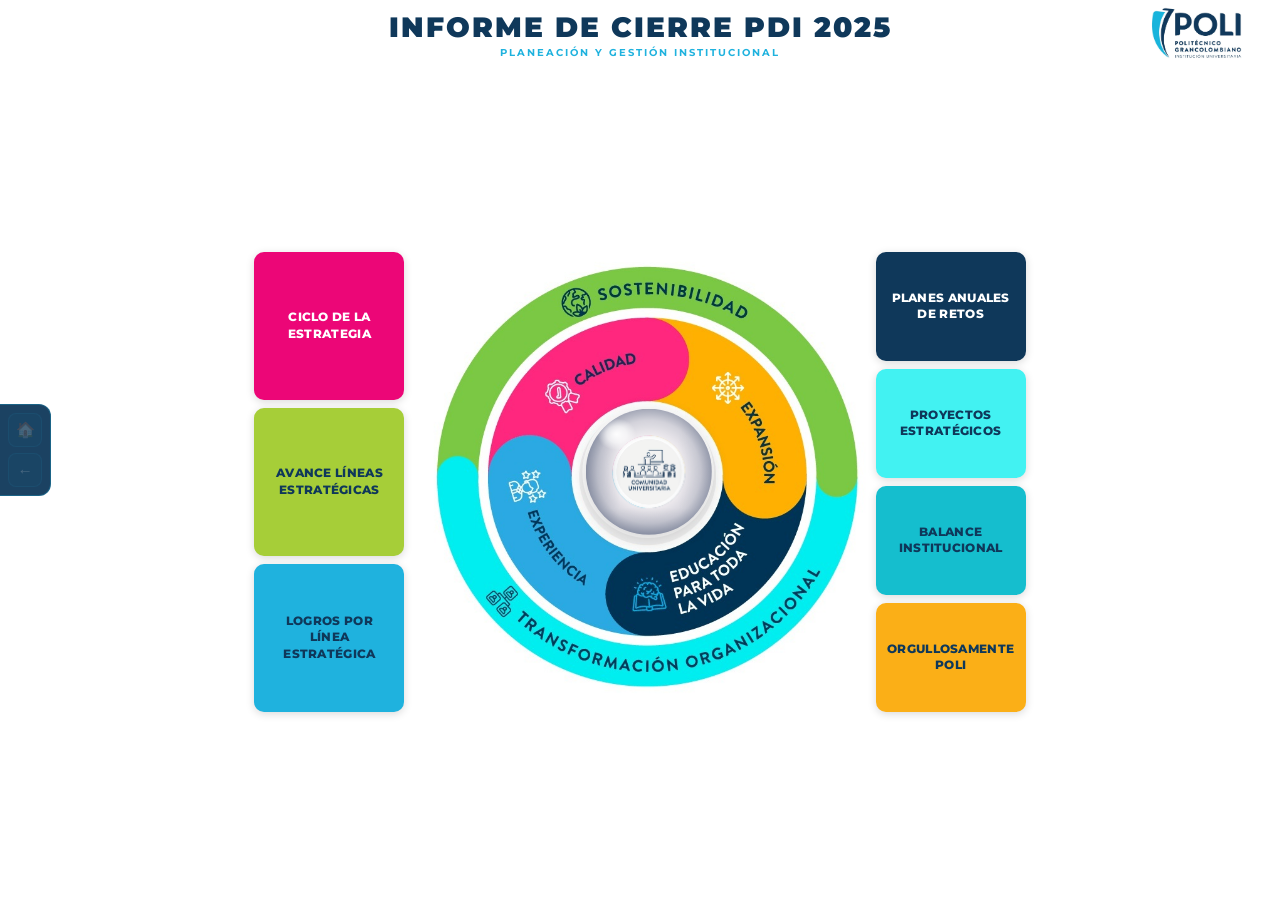
<file: index.html>
<!DOCTYPE html>
<html lang="es">
<head>
<meta charset="UTF-8"><meta name="viewport" content="width=device-width,initial-scale=1.0">
<title>Informe de Cierre PDI 2025 — Planeación y Gestión Institucional</title>
<link href="https://fonts.googleapis.com/css2?family=Montserrat:wght@400;600;700;800;900&display=swap" rel="stylesheet">
<link rel="stylesheet" href="https://cdnjs.cloudflare.com/ajax/libs/font-awesome/6.4.0/css/all.min.css">
<script src="./data-bundle.js"></script>
<style>
/* === Reset === */
*{margin:0;padding:0;box-sizing:border-box;}
body{background:#f0f4f8;font-family:'Montserrat',sans-serif;overflow:hidden;height:100vh;display:flex;}
::-webkit-scrollbar{width:4px;}::-webkit-scrollbar-thumb{background:rgba(15,56,90,0.3);border-radius:4px;}

/* === Variables === */
:root{
  --navy:#0F385A;--cyan:#1FB2DE;--pink:#EC0677;
  --green:#A6CE38;--yellow:#FBAF17;--teal:#15BECE;
}

/* === Sidebar nav === */
#snav{position:fixed;left:0;top:50%;transform:translateY(-50%);display:flex;flex-direction:column;gap:6px;padding:8px;background:rgba(15,56,90,0.95);backdrop-filter:blur(10px);border-radius:0 12px 12px 0;border:1px solid rgba(31,178,222,0.3);border-left:none;z-index:300;}
#snav button{background:rgba(31,178,222,0.15);border:1px solid rgba(31,178,222,0.4);color:white;width:34px;height:34px;border-radius:8px;cursor:pointer;font-size:0.95em;transition:all 0.2s;display:flex;align-items:center;justify-content:center;}
#snav button:hover{background:rgba(31,178,222,0.45);border-color:#1FB2DE;}
#snav button:disabled{opacity:0.2;cursor:default;}

/* === Layout === */
#main{flex:1;display:flex;align-items:center;justify-content:center;position:relative;overflow:hidden;}
.slide{display:none;position:absolute;inset:0;align-items:center;justify-content:center;}
.slide.active{display:flex;animation:fi 0.3s ease;}
@keyframes fi{from{opacity:0;transform:scale(0.97)}to{opacity:1;transform:scale(1)}}
.sf{width:min(100vw,calc(100vh*16/9));height:100vh;max-height:100vh;position:relative;overflow:hidden;background:white;}

/* === Home buttons === */
.btn-nav{border:none;border-radius:10px;padding:10px 8px;cursor:pointer;font-family:inherit;font-weight:800;font-size:clamp(10px,0.9vw,13px);letter-spacing:0.3px;text-transform:uppercase;line-height:1.4;text-align:center;width:100%;flex:1;min-height:0;box-shadow:0 2px 8px rgba(0,0,0,0.15);transition:transform 0.15s;}
.btn-nav:hover{transform:scale(1.04);}

/* ===================================================================
   ESFERA: blanca, centro medido px=(316,325)=44%,44% en 721×735
   Banda scrolling con fondo BLANCO → movimiento visible sin efecto moneda
   =================================================================== */
.esfera{
  position:absolute;
  left:51.9%;top:47.9%;          /* centro px=(374,352) en 721×735 */
  transform:translate(-50%,-50%);
  width:28%;aspect-ratio:1/1;
  border-radius:50%;
  overflow:hidden;
  /* Gradiente base: blanco puro → gris claro → gris medio (efecto esférico 3D) */
  background:radial-gradient(circle at 38% 32%,#ffffff 0%,#f2eff2 38%,#d0cdd0 75%,#b8b5b8 100%);
  box-shadow:
    inset 0 -8px 18px rgba(0,30,80,0.1),
    inset 3px 3px 10px rgba(255,255,255,0.9),
    0 5px 18px rgba(0,0,0,0.18),
    0 0 0 2px rgba(255,255,255,0.95);
  z-index:3;
}
/* Banda de 3 caras que scrollea — es lo que da apariencia de esfera (no disco):
   el CONTENIDO se mueve bajo una luz FIJA = efecto esfera girando */
.esfera-banda{
  position:absolute;top:0;left:0;height:100%;
  width:300%;
  display:flex;
  animation:girar-esfera 8s linear infinite;
}
.esfera-cara{
  flex:1;height:100%;
  /* Igual al color interior del círculo de Comunidad.png: R=245 G=241 B=244 */
  background:#f5f1f4;
  overflow:hidden;
  position:relative;
}
/* Comunidad.png tiene fondo transparente — no necesita blend mode.
   Escala al 160% para que el círculo ocupe ~87% del diámetro de la esfera */
.cara-icon img{
  position:absolute;
  width:160%;height:auto;
  top:50%;left:50%;
  transform:translate(-50%,-50%);
}
/* logo-poli.jpg es 1225×596 (muy landscape) — contain para ver completo,
   multiply elimina el fondo blanco del JPG */
.cara-logo img{
  position:absolute;
  width:88%;height:auto;
  top:50%;left:50%;
  transform:translate(-50%,-50%);
  mix-blend-mode:multiply;
}
/* Sombra de curvatura en bordes — FIJA, da la ilusión de profundidad esférica */
.esfera-curva{
  position:absolute;inset:0;
  background:
    radial-gradient(circle at 50% 50%,transparent 36%,rgba(0,20,60,0.14) 58%,rgba(0,20,60,0.50) 82%,rgba(0,20,60,0.68) 100%),
    radial-gradient(ellipse 28% 100% at 0%   50%,rgba(0,20,60,0.18) 0%,transparent 100%),
    radial-gradient(ellipse 28% 100% at 100% 50%,rgba(0,20,60,0.10) 0%,transparent 100%),
    radial-gradient(ellipse 100% 22% at 50% 100%,rgba(0,20,60,0.18) 0%,transparent 100%);
  z-index:2;pointer-events:none;
}
/* Reflejo especular FIJO en arriba-izquierda — luz real no rota con la esfera */
.esfera-luz{
  position:absolute;
  width:32%;height:26%;
  top:7%;left:9%;
  border-radius:50%;
  background:radial-gradient(ellipse,rgba(255,255,255,0.96) 0%,rgba(255,255,255,0.65) 35%,transparent 68%);
  pointer-events:none;z-index:4;
}
@keyframes girar-esfera{
  from{transform:translateX(0%)}
  to  {transform:translateX(-66.66%)}
}

/* === Animated bars === */
.bar-row{display:flex;align-items:center;gap:10px;margin:4px 0;}
.bar-label{font-size:0.65em;font-weight:800;color:#555;text-transform:uppercase;width:110px;flex-shrink:0;text-align:right;}
.bar-track{background:rgba(0,0,0,0.08);border-radius:8px;height:18px;overflow:hidden;flex:1;}
.bar-fill{height:100%;border-radius:8px;width:0%;transition:width 0.9s ease;display:flex;align-items:center;justify-content:flex-end;padding-right:8px;}
.bar-fill span{color:white;font-size:0.68em;font-weight:900;white-space:nowrap;text-shadow:0 1px 2px rgba(0,0,0,0.3);}

/* === Gauge row === */
.gauge-row{display:flex;justify-content:center;gap:24px;flex-shrink:0;border-bottom:2px solid #eef2f7;padding:16px 24px;background:white;}

/* === Dark slide header === */
.sh-dark{flex-shrink:0;display:flex;align-items:center;gap:12px;padding:13px 22px;}
.sh-dark span.tt{color:white;font-weight:900;font-size:clamp(11px,1.6vw,21px);text-transform:uppercase;letter-spacing:1px;}

/* === Heatmap === */
.hm-grid{display:grid;grid-template-columns:2fr 1fr 1fr;gap:5px;align-items:center;}
.hm-head{font-size:0.68em;font-weight:900;color:#fff;text-transform:uppercase;letter-spacing:0.5px;padding:6px 10px;text-align:center;border-radius:6px;}
.hm-name{font-size:0.78em;font-weight:800;color:var(--navy);padding:6px 8px;}
.hm-cell{border-radius:8px;padding:8px 6px;text-align:center;font-weight:900;font-size:0.85em;}

/* === Timeline === */
.tl-bar-wrap{display:flex;align-items:center;gap:8px;margin:3px 0;}
.tl-label{font-size:0.62em;font-weight:700;color:#555;width:180px;flex-shrink:0;white-space:nowrap;overflow:hidden;text-overflow:ellipsis;}
.tl-track{flex:1;background:#eef2f7;border-radius:6px;height:14px;overflow:hidden;}
.tl-fill{height:100%;border-radius:6px;display:flex;align-items:center;justify-content:flex-end;padding-right:5px;transition:width 0.8s ease;}
.tl-fill span{color:white;font-size:0.6em;font-weight:900;white-space:nowrap;}
.tl-pct{font-size:0.6em;font-weight:900;width:30px;text-align:right;flex-shrink:0;}
.toggle-btns{display:flex;gap:6px;margin-left:auto;}
.toggle-btns button{border:2px solid #ccc;background:white;color:#555;border-radius:8px;padding:5px 14px;cursor:pointer;font-family:inherit;font-weight:700;font-size:0.72em;transition:all 0.15s;}
.toggle-btns button.active{background:var(--navy);color:white;border-color:var(--navy);}

/* === Tarjetas Unidad animaciones === */
.card-unidad{animation:slideUpIn 0.5s ease-out backwards;}
.card-unidad:nth-child(1){animation-delay:0.1s;}
.card-unidad:nth-child(2){animation-delay:0.2s;}
.card-unidad:nth-child(3){animation-delay:0.3s;}
.card-unidad:nth-child(4){animation-delay:0.25s;}
.card-unidad:nth-child(5){animation-delay:0.35s;}
.card-unidad:nth-child(6){animation-delay:0.4s;}

@keyframes slideUpIn{
  from{opacity:0;transform:translateY(20px);}
  to{opacity:1;transform:translateY(0);}
}

.card-unidad{cursor:pointer;transition:all 0.3s cubic-bezier(0.34,1.56,0.64,1);}
.card-unidad:hover{transform:translateY(-8px) scale(1.05);box-shadow:0 16px 32px rgba(0,0,0,0.25)!important;}
.card-unidad:active{transform:translateY(-4px) scale(1.02);}

.card-unidad-pct{animation:subtlePulse 2s ease-in-out infinite;}
@keyframes subtlePulse{
  0%,100%{opacity:1;}
  50%{opacity:0.85;}
}

.obj-item{
  animation:objSlideIn 0.45s cubic-bezier(0.22,1,0.36,1) backwards;
  transition:transform 0.2s ease, filter 0.2s ease;
  cursor:default;
}
.obj-item:hover{
  transform:translateX(5px);
  filter:drop-shadow(0 3px 8px rgba(0,0,0,0.18));
}
.obj-item-left:hover{ transform:translateX(-5px); }
@keyframes objSlideIn{
  from{opacity:0;transform:translateY(14px);}
  to{opacity:1;transform:translateY(0);}
}
</style>
</head>
<body>

<div id="snav">
  <button id="btn-home" onclick="goHome()" disabled title="Inicio">🏠</button>
  <button id="btn-back" onclick="goBack()" disabled title="Volver">←</button>
</div>

<div id="main">

<!-- ===== HOME ===== -->
<div class="slide active" id="slide-home" data-title="Inicio">
<div class="sf" style="display:flex;flex-direction:column;overflow:hidden;">

  <div style="padding:10px 20px 8px;display:flex;align-items:center;justify-content:center;flex-shrink:0;position:relative;">
    <div style="text-align:center;">
      <div style="color:var(--navy);font-size:clamp(16px,2.2vw,30px);font-weight:900;text-transform:uppercase;letter-spacing:2px;" id="home-title">Informe de Cierre PDI 2025</div>
      <div style="color:var(--cyan);font-size:clamp(8px,0.78vw,11px);font-weight:700;letter-spacing:2px;text-transform:uppercase;margin-top:2px;" id="home-subtitle">Planeación y Gestión Institucional</div>
    </div>
    <img src="./public/img/brand/logo-poli.jpg" style="position:absolute;right:20px;top:50%;transform:translateY(-50%);height:54px;object-fit:contain;">
  </div>

  <div style="flex:1;display:flex;align-items:center;justify-content:center;gap:10px;padding:4px 12px 8px;min-height:0;overflow:hidden;">

    <!-- LEFT: 3 buttons -->
    <div style="width:150px;flex-shrink:0;display:flex;flex-direction:column;gap:8px;height:min(calc(100vh - 108px),460px);">
      <button onclick="goTo('ciclo')"   class="btn-nav" style="background:var(--pink);color:white;">Ciclo de la<br>Estrategia</button>
      <button onclick="goTo('avances')" class="btn-nav" style="background:var(--green);color:var(--navy);">Avance Líneas<br>Estratégicas</button>
      <button onclick="goTo('logros')"  class="btn-nav" style="background:var(--cyan);color:var(--navy);">Logros por<br>Línea Estratégica</button>
    </div>

    <!-- CENTER: flower diagram + esfera giratoria -->
    <div style="position:relative;height:min(calc(100vh - 108px),460px);aspect-ratio:721/735;flex-shrink:0;">
      <img src="./public/img/brand/lineas-estrategicas.jpg" style="width:100%;height:100%;">
      <!-- Círculo blanco cubre ícono original (centro medido px=(374,352)=51.9%×47.9%) -->
      <svg viewBox="0 0 721 735" style="position:absolute;inset:0;width:100%;height:100%;z-index:1;pointer-events:none;">
        <circle cx="374" cy="352" r="105" fill="white"/>
      </svg>
      <!-- Esfera: Comunidad (frente) → Logo Poli (dorso) → Comunidad (loop) -->
      <div class="esfera">
        <div class="esfera-banda">
          <div class="esfera-cara cara-icon"><img src="./PDI/Comunidad.png" alt="Comunidad Universitaria"></div>
          <div class="esfera-cara cara-logo"><img src="./public/img/brand/logo-poli.jpg" alt="Logo Poli"></div>
          <div class="esfera-cara cara-icon"><img src="./PDI/Comunidad.png" alt="Comunidad Universitaria"></div>
        </div>
        <div class="esfera-curva"></div>
        <div class="esfera-luz"></div>
      </div>
      <!-- Petales clickeables — coords escaladas a 721×735 -->
      <svg viewBox="0 0 721 735" style="position:absolute;inset:0;width:100%;height:100%;z-index:4;pointer-events:none;">
        <ellipse cx="72"  ry="180" cy="303" rx="59"  fill="rgba(0,0,0,0.001)" style="cursor:pointer;pointer-events:all" onclick="goTo('cal-avance')"/>
        <ellipse cx="611" ry="117" cy="236" rx="100" fill="rgba(0,0,0,0.001)" style="cursor:pointer;pointer-events:all" onclick="goTo('exp-avance')"/>
        <ellipse cx="193" ry="69"  cy="605" rx="103" fill="rgba(0,0,0,0.001)" style="cursor:pointer;pointer-events:all" onclick="goTo('edu-avance')"/>
        <ellipse cx="594" ry="105" cy="487" rx="95"  fill="rgba(0,0,0,0.001)" style="cursor:pointer;pointer-events:all" onclick="goTo('exp2-avance')"/>
        <ellipse cx="462" ry="200" cy="656" rx="86"  fill="rgba(0,0,0,0.001)" style="cursor:pointer;pointer-events:all" onclick="goTo('to-avance')"/>
        <ellipse cx="489" ry="200" cy="12"  rx="75"  fill="rgba(0,0,0,0.001)" style="cursor:pointer;pointer-events:all" onclick="goTo('sos-avance')"/>
      </svg>
    </div>

    <!-- RIGHT: 4 buttons -->
    <div style="width:150px;flex-shrink:0;display:flex;flex-direction:column;gap:8px;height:min(calc(100vh - 108px),460px);">
      <button onclick="goTo('planes')"        class="btn-nav" style="background:var(--navy);color:white;">Planes Anuales<br>de Retos</button>
      <button onclick="goTo('proyectos-resumen')" class="btn-nav" style="background:#42F2F2;color:var(--navy);">Proyectos<br>Estratégicos</button>
      <button onclick="goTo('balance')"       class="btn-nav" style="background:var(--teal);color:var(--navy);">Balance<br>Institucional</button>
      <button onclick="goTo('orgullosamente')"class="btn-nav" style="background:var(--yellow);color:var(--navy);">Orgullosamente<br>Poli</button>
    </div>

  </div>
</div>
</div><!-- /HOME -->

</div><!-- /#main -->

<script>
(function () {
  var D = window.PDI_DATA;
  if (!D) {
    document.getElementById('main').innerHTML = '<div style="padding:40px;text-align:center"><h1>Error</h1><p>No se encontró data-bundle.js</p></div>';
    return;
  }

  /* ── datos ── */
  var cfg = {};
  (D.config || []).forEach(function (r) {
    if (r.seccion === 'general' || r.seccion === 'branding') cfg[r.clave] = r.valor;
  });
  var paleta = {};
  (D.config || []).forEach(function (r) {
    if (r.seccion === 'paleta') paleta[r.clave] = r.valor;
  });
  var avance   = D.avance    || [];
  var foda     = D.foda      || [];
  var pestel   = D.pestel    || [];
  var proy     = D.proyectos || [];
  var obj      = D.objetivos || [];
  var unidades = D.unidades  || [];

  var avMap = {};
  avance.forEach(function (a) { avMap[a.id] = a; });

  var colorMap = {
    calidad:        paleta.pink   || '#EC0677',
    educacion:      paleta.navy   || '#0F385A',
    expansion:      paleta.yellow || '#FBAF17',
    experiencia:    paleta.cyan   || '#1FB2DE',
    transformacion: paleta.teal   || '#15BECE',
    sostenibilidad: paleta.green  || '#A6CE38'
  };
  var lineNameMap = {
    calidad: 'Calidad',
    educacion: 'Educación para Toda la Vida',
    expansion: 'Expansión',
    experiencia: 'Experiencia',
    transformacion: 'Transformación Organizacional',
    sostenibilidad: 'Sostenibilidad'
  };

  var lineIds       = ['calidad','expansion','educacion','experiencia','transformacion','sostenibilidad'];
  var slideSuffixes = ['cal-avance','exp-avance','edu-avance','exp2-avance','to-avance','sos-avance'];
  var lineColors    = [
    paleta.pink   || '#EC0677',
    paleta.yellow || '#FBAF17',
    paleta.navy   || '#0F385A',
    paleta.cyan   || '#1FB2DE',
    paleta.teal   || '#15BECE',
    paleta.green  || '#A6CE38'
  ];
  var lineNames = [
    'Calidad','Expansión','Educación para Toda la Vida',
    'Experiencia','Transformación Organizacional','Sostenibilidad'
  ];

  /* ── helpers ── */
  function esc(s) {
    return String(s || '').replace(/&/g,'&amp;').replace(/</g,'&lt;').replace(/>/g,'&gt;').replace(/"/g,'&quot;');
  }
  function gauge(pct, color, label) {
    var c = Math.round(pct * 2.39);
    return '<svg viewBox="0 0 100 100" style="width:80px;height:80px">'
      + '<circle cx="50" cy="50" r="38" fill="none" stroke="rgba(0,0,0,0.1)" stroke-width="8"/>'
      + '<circle cx="50" cy="50" r="38" fill="none" stroke="'+esc(color)+'" stroke-width="8"'
      + ' stroke-dasharray="'+c+' 239" stroke-linecap="round" transform="rotate(-90 50 50)"/>'
      + '<text x="50" y="46" text-anchor="middle" font-size="18" font-weight="900" fill="#0F385A" font-family="Montserrat,sans-serif">'+pct+'%</text>'
      + '<text x="50" y="60" text-anchor="middle" font-size="8"  font-weight="700" fill="#666"   font-family="Montserrat,sans-serif">'+esc(label)+'</text>'
      + '</svg>';
  }
  function barRow(label, pct, color) {
    return '<div class="bar-row">'
      + '<div class="bar-label">'+esc(label)+'</div>'
      + '<div class="bar-track"><div class="bar-fill" data-pct="'+pct+'" style="background:'+esc(color)+'"><span>'+pct+'%</span></div></div>'
      + '</div>';
  }
  function heatColor(pct) {
    if (pct >= 95) return '#A6CE38';
    if (pct >= 85) return '#1FB2DE';
    if (pct >= 70) return '#FBAF17';
    return '#EC0677';
  }
  function heatTextColor(pct) {
    return (pct < 80) ? 'white' : '#0F385A';
  }

  /* ── generador HTML ── */
  var h = '';

  /* ===== CICLO ===== */
  (function(){
    h += '<div class="slide" id="slide-ciclo" data-title="Ciclo de la Estrategia"><div class="sf" style="background:white;display:flex;align-items:center;overflow:hidden;">';
    h += '<div style="width:30%;padding:0 28px 0 44px;flex-shrink:0;">';
    h += '<img src="./public/img/brand/logo-poli.jpg" style="height:50px;object-fit:contain;margin-bottom:32px;display:block;">';
    h += '<div style="font-weight:900;font-size:clamp(20px,2.8vw,40px);color:var(--navy);text-transform:uppercase;letter-spacing:2px;line-height:1.15;">Ciclo<br>de la<br>Estrategia</div>';
    h += '<div style="width:50px;height:4px;background:var(--cyan);border-radius:2px;margin:16px 0;"></div>';
    h += '<div style="font-size:clamp(8px,0.76vw,11px);color:#666;line-height:1.7;">Haz clic en cada etapa del ciclo para explorar su contenido.</div>';
    h += '</div>';
    h += '<div style="flex:1;display:flex;align-items:center;justify-content:center;height:100%;overflow:hidden;padding:12px 14px 12px 0;">';
    var cx=300,cy=300,Ro=252,Ri=112;
    var segs=[
      {n:'01',lines:['Análisis del','Contexto'],fill:'#1FB2DE',tc:'#0F385A',s:-88,e:-20,tgt:'analisis'},
      {n:'02',lines:['Definición y','aprobación de','metas y recursos'],fill:'#EC0677',tc:'white',s:-16,e:52,tgt:'avances'},
      {n:'03',lines:['Implementación','de planes y','proyectos'],fill:'#15BECE',tc:'#0F385A',s:56,e:124,tgt:'planes'},
      {n:'04',lines:['Seguimiento y','reporte de avance'],fill:'#A6CE38',tc:'#0F385A',s:128,e:196,tgt:'reporte'},
      {n:'05',lines:['Cierre de metas,','planes y proyectos'],fill:'#FBAF17',tc:'#0F385A',s:200,e:268,tgt:'balance'}
    ];
    var svg='<svg viewBox="0 0 600 600" style="width:100%;height:100%;max-height:calc(100vh - 20px);" xmlns="http://www.w3.org/2000/svg">';
    svg+='<defs><clipPath id="ciclo-cc"><circle cx="300" cy="300" r="108"/></clipPath><filter id="ciclo-sh" x="-10%" y="-10%" width="120%" height="120%"><feDropShadow dx="0" dy="2" stdDeviation="5" flood-opacity="0.15"/></filter></defs>';
    svg+='<g filter="url(#ciclo-sh)">';
    segs.forEach(function(seg){
      var a1=seg.s*Math.PI/180,a2=seg.e*Math.PI/180,mid=((seg.s+seg.e)/2)*Math.PI/180;
      var x1=cx+Ro*Math.cos(a1),y1=cy+Ro*Math.sin(a1);
      var x2=cx+Ro*Math.cos(a2),y2=cy+Ro*Math.sin(a2);
      var x3=cx+Ri*Math.cos(a2),y3=cy+Ri*Math.sin(a2);
      var x4=cx+Ri*Math.cos(a1),y4=cy+Ri*Math.sin(a1);
      var laf=(seg.e-seg.s>180)?1:0;
      var d='M '+x1+','+y1+' A '+Ro+','+Ro+' 0 '+laf+',1 '+x2+','+y2+' L '+x3+','+y3+' A '+Ri+','+Ri+' 0 '+laf+',0 '+x4+','+y4+' Z';
      svg+='<g onclick="goTo(\''+seg.tgt+'\')" onmouseenter="this.firstElementChild.setAttribute(\'opacity\',\'0.82\')" onmouseleave="this.firstElementChild.removeAttribute(\'opacity\')" style="cursor:pointer">';
      svg+='<path d="'+d+'" fill="'+seg.fill+'" stroke="white" stroke-width="3.5" stroke-linejoin="round"/>';
      var na=(seg.e-20)*Math.PI/180,nr=134,nx=cx+nr*Math.cos(na),ny=cy+nr*Math.sin(na);
      svg+='<text x="'+nx+'" y="'+ny+'" text-anchor="middle" dominant-baseline="middle" font-family="Montserrat,sans-serif" font-weight="900" font-size="26" fill="white" stroke="rgba(0,0,0,0.18)" stroke-width="2" paint-order="stroke">'+seg.n+'</text>';
      var lr=192,lx=cx+lr*Math.cos(mid),ly=cy+lr*Math.sin(mid);
      var lh=14,sy=ly-(seg.lines.length-1)*lh/2;
      seg.lines.forEach(function(line,i){
        svg+='<text x="'+lx+'" y="'+(sy+i*lh)+'" text-anchor="middle" dominant-baseline="middle" font-family="Montserrat,sans-serif" font-weight="800" font-size="12" fill="'+seg.tc+'">'+line+'</text>';
      });
      svg+='</g>';
    });
    svg+='</g>';
    svg+='<image href="./public/img/brand/lineas-estrategicas.jpg" x="192" y="192" width="216" height="216" clip-path="url(#ciclo-cc)" preserveAspectRatio="xMidYMid slice"/>';
    svg+='<circle cx="300" cy="300" r="108" fill="none" stroke="white" stroke-width="4"/>';
    svg+='<circle cx="300" cy="300" r="253" fill="none" stroke="#e8edf2" stroke-width="1.5"/>';
    svg+='</svg>';
    h+=svg;
    h+='</div>';
    h+='</div></div>';
  })();

  /* ===== ANALISIS ===== */
  h += '<div class="slide" id="slide-analisis" data-title="Análisis del Contexto"><div class="sf" style="background:linear-gradient(135deg,#071422 0%,#0F385A 55%,#0b2038 100%);display:flex;flex-direction:column;overflow:hidden;">';
  h += '<div style="padding:14px 24px 10px;display:flex;align-items:center;justify-content:center;flex-shrink:0;"><div style="text-align:center;"><div style="font-weight:900;color:white;font-size:clamp(14px,1.8vw,24px);text-transform:uppercase;letter-spacing:3px;">Análisis del Contexto</div></div></div>';
  h += '<div style="width:55px;height:3px;background:rgba(31,178,222,0.8);border-radius:2px;margin:0 auto 0;flex-shrink:0;"></div>';

  /* FODA + PESTEL modals — se montan en body para no quedar ocultos por display:none del slide padre */
  var quadCfg = {F:{color:'#A6CE38',label:'Fortalezas',tc:'#0F385A'},O:{color:'#1FB2DE',label:'Oportunidades',tc:'#0F385A'},D:{color:'#EC0677',label:'Debilidades',tc:'white'},A:{color:'#FBAF17',label:'Amenazas',tc:'#0F385A'}};
  var quadKey = {F:'fortalezas',O:'oportunidades',D:'debilidades',A:'amenazas'};
  var mh = '';
  ['F','O','D','A'].forEach(function (q) {
    var items = foda.filter(function (r) { return r.cuadrante === quadKey[q]; });
    var c = quadCfg[q];
    mh += '<div id="foda-modal-'+q+'" onclick="this.style.display=\'none\'" style="display:none;position:fixed;inset:0;background:rgba(0,0,0,0.55);z-index:9999;align-items:center;justify-content:center;">';
    mh += '<div onclick="event.stopPropagation()" style="background:white;border-radius:20px;max-width:460px;width:92%;max-height:82vh;display:flex;flex-direction:column;box-shadow:0 12px 48px rgba(0,0,0,0.35);border-top:6px solid '+c.color+';overflow:hidden;">';
    /* header fijo */
    mh += '<div style="padding:22px 28px 14px;flex-shrink:0;border-bottom:1px solid #f0f0f0;display:flex;align-items:center;gap:12px;"><div style="width:36px;height:36px;background:'+c.color+';border-radius:10px;display:flex;align-items:center;justify-content:center;font-weight:900;color:white;font-size:1.2em;flex-shrink:0;">'+q+'</div><span style="font-weight:900;color:'+c.color+';font-size:1.05em;text-transform:uppercase;letter-spacing:1px;">'+c.label+'</span></div>';
    /* contenido scrollable */
    mh += '<div style="overflow-y:auto;flex:1;padding:16px 28px;">';
    items.forEach(function (r) {
      mh += '<div style="display:flex;gap:8px;align-items:flex-start;margin:7px 0;padding:9px 12px;background:#f9f9f9;border-radius:8px;border-left:3px solid '+c.color+'"><span style="font-size:0.82em;color:#333;line-height:1.5">'+esc(r.item)+'</span></div>';
    });
    mh += '</div>';
    /* footer fijo con botón siempre visible */
    mh += '<div style="padding:14px 28px 20px;flex-shrink:0;border-top:1px solid #f0f0f0;text-align:right;"><button onclick="document.getElementById(\'foda-modal-'+q+'\').style.display=\'none\'" style="background:'+c.color+';color:'+c.tc+';border:none;border-radius:10px;padding:10px 28px;cursor:pointer;font-weight:800;font-size:0.88em;font-family:inherit;">Cerrar ✕</button></div>';
    mh += '</div></div>';
  });

  var pestelCfg = {P:{color:'#EC0677',label:'Impacto Político',tc:'white'},E1:{color:'#FBAF17',label:'Impacto Económico',tc:'#0F385A'},S:{color:'#1FB2DE',label:'Impacto Social',tc:'#0F385A'},T:{color:'#15BECE',label:'Impacto Tecnológico',tc:'#0F385A'},E2:{color:'#A6CE38',label:'Impacto Ecológico',tc:'#0F385A'},L:{color:'#0F385A',label:'Impacto Legal',tc:'white'}};
  var pestelByLetter = {};
  pestel.forEach(function (r) {
    var l = r.letra || '?', key = l;
    if (l === 'E') key = (r.nombre && r.nombre.toLowerCase().includes('económico')) ? 'E1' : 'E2';
    if (!pestelByLetter[key]) pestelByLetter[key] = {nombre:r.nombre,color:r.color,items:[]};
    pestelByLetter[key].items.push({cat:r.orden,item:r.item});
  });
  ['P','E1','S','T','E2','L'].forEach(function (l) {
    var g = pestelByLetter[l]; if (!g) return;
    var c = pestelCfg[l] || {color:g.color,label:g.nombre,tc:'#0F385A'};
    var mid = 'pestel-modal-'+l;
    var letter = (l==='E1'||l==='E2')?'E':l;
    mh += '<div id="'+mid+'" onclick="this.style.display=\'none\'" style="display:none;position:fixed;inset:0;background:rgba(0,0,0,0.55);z-index:9999;align-items:center;justify-content:center;">';
    mh += '<div onclick="event.stopPropagation()" style="background:white;border-radius:20px;max-width:500px;width:92%;max-height:82vh;display:flex;flex-direction:column;box-shadow:0 12px 48px rgba(0,0,0,0.35);border-top:6px solid '+c.color+';overflow:hidden;">';
    /* header fijo */
    mh += '<div style="padding:22px 28px 14px;flex-shrink:0;border-bottom:1px solid #f0f0f0;display:flex;align-items:center;gap:12px;"><div style="width:36px;height:36px;background:'+c.color+';border-radius:10px;display:flex;align-items:center;justify-content:center;font-weight:900;color:'+c.tc+';font-size:1.2em;flex-shrink:0;">'+letter+'</div><span style="font-weight:900;color:'+c.color+';font-size:1.05em;text-transform:uppercase;letter-spacing:1px;">'+esc(c.label)+'</span></div>';
    /* contenido scrollable */
    mh += '<div style="overflow-y:auto;flex:1;padding:16px 28px;">';
    var cc = '';
    g.items.forEach(function (it) {
      if (it.cat !== cc) { if (cc !== '') mh += '</ul></div>'; cc = it.cat; mh += '<div style="margin-bottom:10px"><div style="font-weight:800;color:'+c.color+';font-size:0.72em;text-transform:uppercase;letter-spacing:0.5px;margin-bottom:4px;padding:4px 8px;background:'+c.color+'18;border-radius:6px;">'+esc(it.cat)+'</div><ul style="padding-left:18px;margin:0">'; }
      it.item.split(';').forEach(function (p) { mh += '<li style="margin:3px 0;font-size:0.72em;color:#333;line-height:1.5">'+esc(p.trim())+'</li>'; });
    });
    if (cc !== '') mh += '</ul></div>';
    mh += '</div>';
    /* footer fijo con botón siempre visible */
    mh += '<div style="padding:14px 28px 20px;flex-shrink:0;border-top:1px solid #f0f0f0;text-align:right;"><button onclick="document.getElementById(\''+mid+'\').style.display=\'none\'" style="background:'+c.color+';color:'+c.tc+';border:none;border-radius:10px;padding:10px 28px;cursor:pointer;font-weight:800;font-size:0.88em;font-family:inherit;">Cerrar ✕</button></div>';
    mh += '</div></div>';
  });

  /* ===== ANALISIS LANDING ===== */
  h += '<div style="flex:1;display:flex;align-items:center;justify-content:center;padding:16px 40px;gap:32px;position:relative;overflow:hidden;">';
  h += '<div style="position:absolute;width:500px;height:500px;border-radius:50%;background:radial-gradient(circle,rgba(31,178,222,0.12) 0%,transparent 70%);top:-160px;left:-160px;pointer-events:none;"></div>';
  h += '<div style="position:absolute;width:400px;height:400px;border-radius:50%;background:radial-gradient(circle,rgba(236,6,119,0.08) 0%,transparent 70%);bottom:-100px;right:-80px;pointer-events:none;"></div>';
  h += '<div style="position:absolute;top:clamp(6px,1vh,14px);color:rgba(255,255,255,0.4);font-size:clamp(8px,0.75vw,10px);text-transform:uppercase;letter-spacing:3px;">Selecciona el análisis que deseas explorar</div>';

  /* Tarjeta FODA */
  h += '<div onclick="goTo(\'foda\')" style="flex:1;max-width:380px;background:rgba(255,255,255,0.07);border:1.5px solid rgba(255,255,255,0.14);border-radius:28px;padding:clamp(18px,2.8vh,34px) 28px;cursor:pointer;display:flex;flex-direction:column;align-items:center;gap:clamp(10px,1.4vh,16px);transition:all 0.35s cubic-bezier(0.34,1.56,0.64,1);box-shadow:0 10px 40px rgba(0,0,0,0.3);" onmouseenter="this.style.transform=\'translateY(-10px) scale(1.03)\';this.style.boxShadow=\'0 24px 64px rgba(166,206,56,0.28)\';this.style.borderColor=\'rgba(166,206,56,0.55)\'" onmouseleave="this.style.transform=\'\';this.style.boxShadow=\'0 10px 40px rgba(0,0,0,0.3)\';this.style.borderColor=\'rgba(255,255,255,0.14)\'">';
  h += '<div style="display:grid;grid-template-columns:1fr 1fr;gap:5px;width:clamp(80px,9vw,108px);height:clamp(80px,9vw,108px);">';
  h += '<div style="background:#A6CE38;border-radius:10px 3px 3px 3px;display:flex;align-items:center;justify-content:center;font-weight:900;color:white;font-size:clamp(18px,2.2vw,30px);">F</div>';
  h += '<div style="background:#1FB2DE;border-radius:3px 10px 3px 3px;display:flex;align-items:center;justify-content:center;font-weight:900;color:white;font-size:clamp(18px,2.2vw,30px);">O</div>';
  h += '<div style="background:#EC0677;border-radius:3px 3px 3px 10px;display:flex;align-items:center;justify-content:center;font-weight:900;color:white;font-size:clamp(18px,2.2vw,30px);">D</div>';
  h += '<div style="background:#FBAF17;border-radius:3px 3px 10px 3px;display:flex;align-items:center;justify-content:center;font-weight:900;color:white;font-size:clamp(18px,2.2vw,30px);">A</div>';
  h += '</div>';
  h += '<div style="text-align:center;"><div style="font-weight:900;color:white;font-size:clamp(18px,2.2vw,30px);text-transform:uppercase;letter-spacing:3px;line-height:1;">FODA</div><div style="color:rgba(255,255,255,0.5);font-size:clamp(9px,0.85vw,11px);text-transform:uppercase;letter-spacing:2px;margin-top:5px;">Institucional</div></div>';
  h += '<div style="display:grid;grid-template-columns:1fr 1fr;gap:5px 16px;width:100%;">';
  [{c:'#A6CE38',l:'Fortalezas'},{c:'#1FB2DE',l:'Oportunidades'},{c:'#EC0677',l:'Debilidades'},{c:'#FBAF17',l:'Amenazas'}].forEach(function(it){ h += '<div style="display:flex;align-items:center;gap:7px;"><div style="width:9px;height:9px;border-radius:3px;background:'+it.c+';flex-shrink:0;"></div><span style="font-size:clamp(8px,0.78vw,11px);color:rgba(255,255,255,0.7);font-weight:600;">'+it.l+'</span></div>'; });
  h += '</div>';
  h += '<div style="background:linear-gradient(135deg,#A6CE38,#1FB2DE);border-radius:50px;padding:9px 28px;font-weight:800;color:white;font-size:clamp(9px,0.85vw,12px);text-transform:uppercase;letter-spacing:1.5px;box-shadow:0 4px 16px rgba(166,206,56,0.4);margin-top:4px;">Explorar →</div>';
  h += '</div>';

  /* Tarjeta PESTEL */
  h += '<div onclick="goTo(\'pestel\')" style="flex:1;max-width:380px;background:rgba(255,255,255,0.07);border:1.5px solid rgba(255,255,255,0.14);border-radius:28px;padding:clamp(18px,2.8vh,34px) 28px;cursor:pointer;display:flex;flex-direction:column;align-items:center;gap:clamp(10px,1.4vh,16px);transition:all 0.35s cubic-bezier(0.34,1.56,0.64,1);box-shadow:0 10px 40px rgba(0,0,0,0.3);" onmouseenter="this.style.transform=\'translateY(-10px) scale(1.03)\';this.style.boxShadow=\'0 24px 64px rgba(251,175,23,0.28)\';this.style.borderColor=\'rgba(251,175,23,0.55)\'" onmouseleave="this.style.transform=\'\';this.style.boxShadow=\'0 10px 40px rgba(0,0,0,0.3)\';this.style.borderColor=\'rgba(255,255,255,0.14)\'">';
  h += '<div style="display:flex;gap:4px;align-items:flex-end;">';
  [{l:'P',c:'#EC0677',h:52},{l:'E',c:'#FBAF17',h:44},{l:'S',c:'#1FB2DE',h:48},{l:'T',c:'#15BECE',h:42},{l:'E',c:'#A6CE38',h:46},{l:'L',c:'rgba(255,255,255,0.18)',h:52,b:'1px solid rgba(255,255,255,0.35)'}].forEach(function(it){ h += '<div style="background:'+it.c+';border-radius:8px;width:clamp(26px,3.2vw,38px);height:'+it.h+'px;display:flex;align-items:center;justify-content:center;font-weight:900;color:white;font-size:clamp(13px,1.5vw,20px);'+(it.b?'border:'+it.b+';':'')+'">'+it.l+'</div>'; });
  h += '</div>';
  h += '<div style="text-align:center;"><div style="font-weight:900;color:white;font-size:clamp(18px,2.2vw,30px);text-transform:uppercase;letter-spacing:3px;line-height:1;">PESTEL</div><div style="color:rgba(255,255,255,0.5);font-size:clamp(9px,0.85vw,11px);text-transform:uppercase;letter-spacing:2px;margin-top:5px;">Institucional</div></div>';
  h += '<div style="display:grid;grid-template-columns:1fr 1fr;gap:5px 16px;width:100%;">';
  [{c:'#EC0677',l:'Político'},{c:'#FBAF17',l:'Económico'},{c:'#1FB2DE',l:'Social'},{c:'#15BECE',l:'Tecnológico'},{c:'#A6CE38',l:'Ecológico'},{c:'rgba(255,255,255,0.45)',l:'Legal'}].forEach(function(it){ h += '<div style="display:flex;align-items:center;gap:7px;"><div style="width:9px;height:9px;border-radius:3px;background:'+it.c+';flex-shrink:0;"></div><span style="font-size:clamp(8px,0.78vw,11px);color:rgba(255,255,255,0.7);font-weight:600;">'+it.l+'</span></div>'; });
  h += '</div>';
  h += '<div style="background:linear-gradient(135deg,#EC0677,#FBAF17);border-radius:50px;padding:9px 28px;font-weight:800;color:white;font-size:clamp(9px,0.85vw,12px);text-transform:uppercase;letter-spacing:1.5px;box-shadow:0 4px 16px rgba(236,6,119,0.4);margin-top:4px;">Explorar →</div>';
  h += '</div>';

  h += '</div></div></div>';

  /* ===== FODA full ===== */
  h += '<div class="slide" id="slide-foda" data-title="FODA Institucional"><div class="sf" style="background:white;display:flex;flex-direction:column;overflow:hidden;">';
  h += '<div style="background:var(--navy);padding:10px 24px;flex-shrink:0;display:flex;align-items:center;gap:14px;">';
  h += '<button onclick="goTo(\'analisis\')" style="background:rgba(255,255,255,0.15);border:none;color:white;border-radius:8px;padding:6px 14px;cursor:pointer;font-size:0.78em;font-weight:700;font-family:inherit;white-space:nowrap;">← Volver</button>';
  h += '<span style="color:white;font-weight:900;font-size:clamp(13px,1.6vw,20px);text-transform:uppercase;letter-spacing:1px;flex:1;text-align:center;">FODA Institucional 2025</span>';
  h += '</div>';
  h += '<div style="flex:1;display:grid;grid-template-columns:1fr 1fr;grid-template-rows:1fr 1fr;overflow:hidden;">';
  ['F','O','D','A'].forEach(function (q) {
    var c = quadCfg[q];
    h += '<div onclick="document.getElementById(\'foda-modal-'+q+'\').style.display=\'flex\'" style="background:'+c.color+';display:flex;flex-direction:column;align-items:center;justify-content:center;cursor:pointer;gap:clamp(8px,1.2vh,14px);padding:20px;transition:filter 0.2s;" onmouseenter="this.style.filter=\'brightness(0.9)\'" onmouseleave="this.style.filter=\'\'">';
    h += '<span style="color:'+c.tc+';font-size:clamp(52px,8vw,100px);font-weight:900;line-height:1;text-shadow:0 4px 24px rgba(0,0,0,0.12);">'+q+'</span>';
    h += '<span style="color:'+c.tc+';font-size:clamp(11px,1.1vw,16px);font-weight:800;text-transform:uppercase;letter-spacing:2px;">'+c.label+'</span>';
    h += '<span style="color:'+c.tc+';font-size:clamp(8px,0.7vw,10px);opacity:0.65;margin-top:2px;">Clic para ver el detalle</span>';
    h += '</div>';
  });
  h += '</div></div></div>';

  /* ===== PESTEL full ===== */
  h += '<div class="slide" id="slide-pestel" data-title="PESTEL Institucional"><div class="sf" style="background:#0c0e1a;display:flex;flex-direction:column;overflow:hidden;">';
  h += '<div style="background:rgba(0,0,0,0.45);border-bottom:1px solid rgba(255,255,255,0.1);padding:10px 24px;flex-shrink:0;display:flex;align-items:center;gap:14px;">';
  h += '<button onclick="goTo(\'analisis\')" style="background:rgba(255,255,255,0.12);border:1px solid rgba(255,255,255,0.2);color:white;border-radius:8px;padding:6px 14px;cursor:pointer;font-size:0.78em;font-weight:700;font-family:inherit;white-space:nowrap;">← Volver</button>';
  h += '<span style="color:white;font-weight:900;font-size:clamp(13px,1.6vw,20px);text-transform:uppercase;letter-spacing:2px;flex:1;text-align:center;">PESTEL Institucional 2025</span>';
  h += '</div>';
  h += '<div style="flex:1;display:flex;overflow:hidden;">';
  /* Cada columna: gradiente temático + patrón SVG abstracto + ícono SVG representativo */
  var pestelCols = [
    {k:'P', letter:'P', g:'linear-gradient(170deg,#c0004a 0%,#6b0028 100%)', label:'Político',
     pattern:'<polygon points="50,5 95,27.5 95,72.5 50,95 5,72.5 5,27.5" fill="none" stroke="rgba(255,255,255,0.06)" stroke-width="2"/><polygon points="50,18 82,34 82,66 50,82 18,66 18,34" fill="rgba(255,255,255,0.04)" stroke="none"/>',
     svg:'<svg viewBox="0 0 64 64" fill="none" xmlns="http://www.w3.org/2000/svg"><rect x="12" y="36" width="40" height="22" rx="2" fill="rgba(255,255,255,0.9)"/><rect x="4" y="34" width="56" height="5" rx="2" fill="rgba(255,255,255,0.9)"/><rect x="28" y="14" width="8" height="22" fill="rgba(255,255,255,0.9)"/><polygon points="32,4 48,14 16,14" fill="rgba(255,255,255,0.9)"/><rect x="20" y="42" width="8" height="16" fill="rgba(200,0,80,0.6)"/><rect x="36" y="42" width="8" height="16" fill="rgba(200,0,80,0.6)"/></svg>'},
    {k:'E1',letter:'E', g:'linear-gradient(170deg,#e8a000 0%,#7a5000 100%)', label:'Económico',
     pattern:'<line x1="10" y1="80" x2="25" y2="55" stroke="rgba(255,255,255,0.07)" stroke-width="2"/><line x1="25" y1="55" x2="45" y2="65" stroke="rgba(255,255,255,0.07)" stroke-width="2"/><line x1="45" y1="65" x2="65" y2="30" stroke="rgba(255,255,255,0.07)" stroke-width="2"/><line x1="65" y1="30" x2="85" y2="15" stroke="rgba(255,255,255,0.07)" stroke-width="2"/><circle cx="25" cy="55" r="3" fill="rgba(255,255,255,0.1)"/><circle cx="45" cy="65" r="3" fill="rgba(255,255,255,0.1)"/><circle cx="65" cy="30" r="3" fill="rgba(255,255,255,0.1)"/>',
     svg:'<svg viewBox="0 0 64 64" fill="none" xmlns="http://www.w3.org/2000/svg"><rect x="6" y="38" width="10" height="20" rx="2" fill="rgba(255,255,255,0.9)"/><rect x="20" y="28" width="10" height="30" rx="2" fill="rgba(255,255,255,0.9)"/><rect x="34" y="18" width="10" height="40" rx="2" fill="rgba(255,255,255,0.9)"/><rect x="48" y="8" width="10" height="50" rx="2" fill="rgba(255,255,255,0.9)"/><polyline points="8,40 22,28 36,18 50,8" stroke="rgba(232,160,0,0.7)" stroke-width="2" fill="none"/></svg>'},
    {k:'S', letter:'S', g:'linear-gradient(170deg,#0098c8 0%,#004e6a 100%)', label:'Social',
     pattern:'<circle cx="50" cy="30" r="18" fill="none" stroke="rgba(255,255,255,0.06)" stroke-width="2"/><circle cx="50" cy="30" r="10" fill="rgba(255,255,255,0.04)"/><circle cx="20" cy="60" r="14" fill="none" stroke="rgba(255,255,255,0.05)" stroke-width="2"/>',
     svg:'<svg viewBox="0 0 64 64" fill="none" xmlns="http://www.w3.org/2000/svg"><circle cx="20" cy="18" r="8" fill="rgba(255,255,255,0.9)"/><circle cx="44" cy="18" r="8" fill="rgba(255,255,255,0.9)"/><circle cx="32" cy="14" r="8" fill="rgba(255,255,255,0.9)"/><path d="M4 48 C4 36 16 30 20 30 C24 30 28 32 32 32 C36 32 40 30 44 30 C48 30 60 36 60 48 L60 56 L4 56 Z" fill="rgba(255,255,255,0.9)"/></svg>'},
    {k:'T', letter:'T', g:'linear-gradient(170deg,#009aaa 0%,#00555e 100%)', label:'Tecnológico',
     pattern:'<rect x="15" y="15" width="70" height="70" rx="4" fill="none" stroke="rgba(255,255,255,0.05)" stroke-width="1" stroke-dasharray="6 4"/><rect x="30" y="30" width="40" height="40" rx="4" fill="none" stroke="rgba(255,255,255,0.06)" stroke-width="1"/>',
     svg:'<svg viewBox="0 0 64 64" fill="none" xmlns="http://www.w3.org/2000/svg"><circle cx="32" cy="32" r="14" stroke="rgba(255,255,255,0.9)" stroke-width="3"/><circle cx="32" cy="32" r="5" fill="rgba(255,255,255,0.9)"/><line x1="32" y1="4" x2="32" y2="14" stroke="rgba(255,255,255,0.9)" stroke-width="3" stroke-linecap="round"/><line x1="32" y1="50" x2="32" y2="60" stroke="rgba(255,255,255,0.9)" stroke-width="3" stroke-linecap="round"/><line x1="4" y1="32" x2="14" y2="32" stroke="rgba(255,255,255,0.9)" stroke-width="3" stroke-linecap="round"/><line x1="50" y1="32" x2="60" y2="32" stroke="rgba(255,255,255,0.9)" stroke-width="3" stroke-linecap="round"/><line x1="12" y1="12" x2="20" y2="20" stroke="rgba(255,255,255,0.6)" stroke-width="2" stroke-linecap="round"/><line x1="44" y1="44" x2="52" y2="52" stroke="rgba(255,255,255,0.6)" stroke-width="2" stroke-linecap="round"/><line x1="52" y1="12" x2="44" y2="20" stroke="rgba(255,255,255,0.6)" stroke-width="2" stroke-linecap="round"/><line x1="20" y1="44" x2="12" y2="52" stroke="rgba(255,255,255,0.6)" stroke-width="2" stroke-linecap="round"/></svg>'},
    {k:'E2',letter:'E', g:'linear-gradient(170deg,#5a9e00 0%,#274800 100%)', label:'Ecológico',
     pattern:'<path d="M50,85 Q30,60 50,40 Q70,20 50,5" fill="none" stroke="rgba(255,255,255,0.07)" stroke-width="3"/><path d="M50,65 Q65,55 75,40" fill="none" stroke="rgba(255,255,255,0.05)" stroke-width="2"/><path d="M50,65 Q35,55 25,40" fill="none" stroke="rgba(255,255,255,0.05)" stroke-width="2"/>',
     svg:'<svg viewBox="0 0 64 64" fill="none" xmlns="http://www.w3.org/2000/svg"><path d="M32 56 C32 56 10 40 10 22 C10 12 20 6 32 6 C44 6 54 12 54 22 C54 40 32 56 32 56Z" fill="rgba(255,255,255,0.9)"/><line x1="32" y1="32" x2="32" y2="58" stroke="rgba(90,158,0,0.5)" stroke-width="2"/><path d="M32 38 Q22 30 18 22" stroke="rgba(90,158,0,0.5)" stroke-width="1.5" fill="none"/><path d="M32 44 Q42 36 46 28" stroke="rgba(90,158,0,0.5)" stroke-width="1.5" fill="none"/></svg>'},
    {k:'L', letter:'L', g:'linear-gradient(170deg,#1a5296 0%,#091e3a 100%)', label:'Legal',
     pattern:'<rect x="10" y="10" width="80" height="80" rx="2" fill="none" stroke="rgba(255,255,255,0.05)" stroke-width="1"/><line x1="10" y1="30" x2="90" y2="30" stroke="rgba(255,255,255,0.04)"/><line x1="10" y1="50" x2="90" y2="50" stroke="rgba(255,255,255,0.04)"/><line x1="10" y1="70" x2="90" y2="70" stroke="rgba(255,255,255,0.04)"/>',
     svg:'<svg viewBox="0 0 64 64" fill="none" xmlns="http://www.w3.org/2000/svg"><line x1="32" y1="6" x2="32" y2="52" stroke="rgba(255,255,255,0.9)" stroke-width="3" stroke-linecap="round"/><line x1="14" y1="16" x2="50" y2="16" stroke="rgba(255,255,255,0.9)" stroke-width="2.5" stroke-linecap="round"/><path d="M14 16 L6 36 C6 42 14 46 14 46 C14 46 22 42 22 36 Z" fill="rgba(255,255,255,0.85)"/><path d="M50 16 L42 36 C42 42 50 46 50 46 C50 46 58 42 58 36 Z" fill="rgba(255,255,255,0.85)"/><line x1="20" y1="54" x2="44" y2="54" stroke="rgba(255,255,255,0.9)" stroke-width="3" stroke-linecap="round"/></svg>'}
  ];
  pestelCols.forEach(function(p) {
    h += '<div onclick="document.getElementById(\'pestel-modal-'+p.k+'\').style.display=\'flex\'" style="flex:1;position:relative;overflow:hidden;cursor:pointer;background:'+p.g+';" onmouseenter="this.style.filter=\'brightness(1.12)\'" onmouseleave="this.style.filter=\'\'">';
    /* patrón SVG de fondo */
    h += '<svg style="position:absolute;inset:0;width:100%;height:100%;opacity:0.8;" viewBox="0 0 100 100" preserveAspectRatio="xMidYMid slice" xmlns="http://www.w3.org/2000/svg">'+p.pattern+'</svg>';
    /* letra enorme decorativa */
    h += '<div style="position:absolute;bottom:-0.15em;left:50%;transform:translateX(-50%);font-size:clamp(110px,16vw,210px);font-weight:900;color:rgba(0,0,0,0.12);line-height:1;user-select:none;white-space:nowrap;">'+p.letter+'</div>';
    /* contenido */
    h += '<div style="position:absolute;inset:0;display:flex;flex-direction:column;align-items:center;justify-content:center;gap:clamp(6px,1vh,11px);padding:12px 4px;">';
    h += '<div style="width:clamp(32px,4vw,52px);height:clamp(32px,4vw,52px);">'+p.svg+'</div>';
    h += '<span style="font-size:clamp(48px,6.8vw,86px);font-weight:900;color:white;line-height:1;text-shadow:0 4px 24px rgba(0,0,0,0.45);">'+p.letter+'</span>';
    h += '<div style="width:22px;height:2px;background:rgba(255,255,255,0.65);border-radius:2px;"></div>';
    h += '<span style="color:white;font-size:clamp(7px,0.75vw,11px);font-weight:800;text-transform:uppercase;letter-spacing:1.2px;text-align:center;">'+p.label+'</span>';
    h += '<span style="color:rgba(255,255,255,0.55);font-size:clamp(6px,0.55vw,8px);text-transform:uppercase;letter-spacing:0.8px;margin-top:1px;">Ver impacto</span>';
    h += '</div></div>';
  });
  h += '</div></div></div>';

  /* ===== AVANCES OVERVIEW ===== */
  /* Anillo exterior: SOS (mitad superior) + TRANS (mitad inferior) = círculo completo, sin cambios */
  /* Pinwheel interior: 4 pétalos reducidos para caber dentro del círculo */
  var avPiezas = [
    {id:'sos-avance',  img:'./PDI/SOSTENIBILIDAD.png', color:paleta.green||'#A6CE38',
     css:'position:absolute;top:5.3%;left:0;width:100%;height:50%;z-index:1;'},
    {id:'to-avance',   img:'./PDI/Tranformacion.png',  color:paleta.teal||'#15BECE',
     css:'position:absolute;bottom:5.84%;left:0;width:100%;height:50%;z-index:1;'},
    {id:'exp-avance',  img:'./PDI/Expansion.png',      color:paleta.yellow||'#FBAF17',
      css:'position:absolute;top:13%;right:9%;width:50%;height:50%;z-index:3;'},
    {id:'edu-avance',  img:'./PDI/Eduvida.png',        color:paleta.navy||'#0F385A',
      css:'position:absolute;bottom:9%;right:13.3%;width:50%;height:50%;z-index:3;'},
    {id:'exp2-avance', img:'./PDI/Experiencia.png',    color:paleta.cyan||'#1FB2DE',
      css:'position:absolute;bottom:13.4%;left:9%;width:50%;height:50%;z-index:3;'},
    {id:'cal-avance',  img:'./PDI/Calidad.png',        color:paleta.pink||'#EC0677',
      css:'position:absolute;top:17%;left:18%;width:41%;height:31.5%;z-index:3;'}
  ];
  h += '<div class="slide" id="slide-avances" data-title="Avance Líneas Estratégicas 2025"><div class="sf" style="display:flex;flex-direction:column;background:white;">';
  h += '<div class="sh-dark" style="background:var(--navy);"><img src="./public/img/brand/logo-poli.jpg" style="height:28px"><span class="tt">Avance Líneas Estratégicas 2025</span><div style="margin-left:auto;color:var(--cyan);font-size:0.7em;font-weight:700">✦ Clic sobre cada línea del diagrama</div></div>';
  h += '<div style="flex:1;display:flex;align-items:center;justify-content:center;padding:8px;background:#f8fafe;overflow:hidden;">';
  /* Contenedor cuadrado (945:944) — las piezas se ensamblan dentro */
  h += '<div style="position:relative;height:calc(100% - 8px);aspect-ratio:945/944;">';
  avPiezas.forEach(function(p) {
    h += '<div onclick="goTo(\''+p.id+'\')" style="'+p.css+'cursor:pointer;transition:filter 0.18s;"'
      + ' onmouseenter="this.style.filter=\'brightness(1.2) saturate(1.3) drop-shadow(0 0 18px '+p.color+'CC)\'"'
      + ' onmouseleave="this.style.filter=\'\'">';
    h += '<img src="'+p.img+'" style="width:100%;height:100%;display:block;pointer-events:none;">';
    h += '</div>';
  });
  /* Comunidad Universitaria — centro decorativo */
  h += '<img src="./PDI/Comunidad.png" style="position:absolute;top:50%;left:50%;transform:translate(-50%,-50%);width:70%;height:auto;pointer-events:none;z-index:5;">';
  h += '</div>';
  h += '</div></div></div>';

  /* ===== AVANCE DETAIL SLIDES (6 líneas) — NUEVO LAYOUT ===== */
  /* Función para parsear fecha DD/MM/YYYY a Date */
  function parseDate(dateStr) {
    if (!dateStr) return new Date();
    var parts = String(dateStr).split('/');
    if (parts.length === 3) {
      return new Date(parseInt(parts[2]), parseInt(parts[1]) - 1, parseInt(parts[0]));
    }
    return new Date();
  }

  /* Gantt timeline con escala de años */
  function ganttTimeline(nombre, fechaIni, fechaFin, yearColor, pctCompletado) {
    var dateStart = parseDate(fechaIni);
    var dateEnd = parseDate(fechaFin);

    // Escala: 2022-01-01 a 2026-12-31
    var scaleStart = new Date(2022, 0, 1);
    var scaleEnd = new Date(2026, 11, 31);
    var totalDays = (scaleEnd - scaleStart) / (1000 * 60 * 60 * 24);

    // Posición y ancho del proyecto
    var startOffset = Math.max(0, (dateStart - scaleStart) / (1000 * 60 * 60 * 24));
    var duration = Math.max(1, (dateEnd - dateStart) / (1000 * 60 * 60 * 24));

    var leftPct = (startOffset / totalDays) * 100;
    var widthPct = (duration / totalDays) * 100;
    var pct = parseInt(pctCompletado) || 0;

    return '<div style="margin-bottom:8px">'
      + '<div style="font-size:0.65em;color:#333;margin-bottom:2px">'+esc(nombre)+'</div>'
      + '<div style="background:#f0f0f0;border-radius:4px;height:24px;position:relative;border:1px solid #ddd;overflow:hidden">'
      + '<div style="position:absolute;left:'+leftPct+'%;width:'+widthPct+'%;height:100%;background:'+yearColor+';border-radius:3px;display:flex;align-items:center;justify-content:center">'
      + '<span style="font-size:0.5em;color:white;font-weight:700;white-space:nowrap;padding:0 2px">'+pct+'%</span>'
      + '</div>'
      + '</div>'
      + '</div>';
  }

  /* Mapeo de años a colores */
  var yearColors = {
    '2022': '#1a1a1a',  /* Negro */
    '2023': '#FBAF17',  /* Amarillo/Naranja */
    '2024': '#1FB2DE',  /* Azul */
    '2025': '#EC0677',  /* Rosa */
    '2026': '#A6CE38'   /* Verde */
  };

  /* Función para formatear valores con signo y decimales */
  function formatValue(value, signo, decimales) {
    if (!value && value !== 0 && value !== '0') return '—';

    var num = parseFloat(value) || 0;
    var dec = parseInt(decimales) || 0;
    var formatted = num.toFixed(dec);

    // Aplicar signo según tipo
    switch(String(signo).toUpperCase()) {
      case '%':
        return formatted + '%';
      case '$':
        return '$' + formatted;
      case 'DEC':
      case 'ENT':
      default:
        return formatted;
    }
  }

  /* Función auxiliar: CMI indicator row con signos y decimales */
  function cmiRow(indicador, meta, ejecucion, cumplimiento, metaSigno, ejecSigno, decMeta, decEjec) {
    var n = parseFloat(cumplimiento)||0;
    var cumplPct = n * 100;
    var cumplColor = cumplPct >= 100 ? '#43A047' : cumplPct >= 80 ? '#FBAF17' : '#D32F2F';

    var metaFormato = formatValue(meta, metaSigno, decMeta);
    var ejecFormato = formatValue(ejecucion, ejecSigno, decEjec);

    return '<tr style="border-bottom:1px solid #eee;height:30px">'
      + '<td style="padding:6px 8px;font-size:0.8em;color:#333">'+esc(indicador)+'</td>'
      + '<td style="padding:6px 8px;font-size:0.8em;text-align:right;color:#666">'+metaFormato+'</td>'
      + '<td style="padding:6px 8px;font-size:0.8em;text-align:right;color:#666">'+ejecFormato+'</td>'
      + '<td style="padding:6px 8px;font-size:0.8em;text-align:center;font-weight:700;color:'+cumplColor+'">'+Math.round(cumplPct)+'%</td>'
      + '</tr>';
  }

  /* Mapeo lineId -> nombres en Excel */
  var lineaMap = {
    'calidad': { pmo: 'Calidad', cmi: 'Calidad' },
    'educacion': { pmo: 'Educación', cmi: 'Educación_para_toda_la_vida' },
    'expansion': { pmo: 'Expansión', cmi: 'Expansión' },
    'experiencia': { pmo: 'Experiencia', cmi: 'Experiencia' },
    'transformacion': { pmo: 'Transformación', cmi: 'Transformación_Organizacional' },
    'sostenibilidad': { pmo: 'Sostenibilidad', cmi: 'Sostenibilidad' }
  };

  lineIds.forEach(function (lid, idx) {
    var a = avMap[lid] || {};
    var pct      = parseInt(a.cumplimiento) || 0;
    var esperado = parseInt(a.esperado)     || 100;
    var real     = parseInt(a.real)         || 0;
    var retos    = a.retos    || '0';
    var areas    = a.areas    || '0';
    var lineColor= lineColors[idx];
    var slideId  = slideSuffixes[idx];
    var lname    = lineNames[idx];
    var textColor= (lid==='experiencia'||lid==='transformacion'||lid==='expansion'||lid==='sostenibilidad') ? '#0F385A' : 'white';

    /* Filtrar proyectos PMO por línea */
    var proyectos_pmo = window.PDI_DATA.proyectos_pmo || [];
    var pmoBuscar = (lineaMap[lid] && lineaMap[lid].pmo) || lid;
    var lineaProyectos = proyectos_pmo.filter(function(p) {
      var linea_proy = String(p['4. Líneas estratégicas'] || '').toLowerCase();
      return linea_proy.includes(pmoBuscar.toLowerCase());
    });

    /* Filtrar CMI estrategico por línea */
    var cmi_all = window.PDI_DATA.cmi_estrategico || [];
    var cmiBuscar = (lineaMap[lid] && lineaMap[lid].cmi) || lid;
    var lineaCMI = cmi_all.filter(function(c) {
      var linea_cmi = String(c.Linea || '').toLowerCase();
      return linea_cmi.includes(cmiBuscar.toLowerCase());
    });

    h += '<div class="slide" id="slide-'+slideId+'" data-title="'+esc(lname)+'"><div class="sf" style="background:#f7faff;display:flex;flex-direction:column;">';

    /* 1. HEADER */
    h += '<div style="background:'+lineColor+';padding:12px 20px;display:flex;align-items:center;gap:14px;flex-shrink:0">';
    h += '<div style="border:2px dashed rgba(255,255,255,0.6);border-radius:50%;width:44px;height:44px;display:flex;align-items:center;justify-content:center;font-size:1.6em;flex-shrink:0">🎯</div>';
    h += '<div style="font-size:clamp(16px,2vw,26px);font-weight:900;color:white;text-transform:uppercase;flex:1">'+esc(lname)+'</div>';
    h += '<button onclick="goBack()" style="border:none;background:rgba(255,255,255,0.2);color:white;border-radius:6px;width:32px;height:32px;cursor:pointer;font-size:1.2em;display:flex;align-items:center;justify-content:center;transition:all 0.2s" onmouseenter="this.style.background=\'rgba(255,255,255,0.4)\'" onmouseleave="this.style.background=\'rgba(255,255,255,0.2)\'">✕</button>';
    h += '</div>';

    /* 2. SECCIÓN SUPERIOR: RETOS (izquierda) + PROYECTOS Gantt (derecha) */
    h += '<div style="display:grid;grid-template-columns:1fr 1.6fr;gap:0;flex:0 0 auto;border-bottom:2px solid #eef2f7">';

    /* RETOS */
    h += '<div style="padding:14px 18px;background:#f7faff;border-right:2px solid #eef2f7">';
    h += '<div style="font-weight:900;font-size:0.75em;color:#0F385A;margin-bottom:10px;text-transform:uppercase;letter-spacing:0.5px">Retos</div>';
    h += '<div style="display:flex;flex-direction:column;gap:6px;margin-bottom:10px">';
    h += '<div style="background:'+lineColor+'20;border-left:4px solid '+lineColor+';border-radius:4px;padding:8px;text-align:center"><div style="font-size:0.9em;font-weight:900;color:'+lineColor+'">'+real+'%</div><div style="font-size:0.6em;color:#666;font-weight:700;text-transform:uppercase">Avance Real</div></div>';
    h += '<div style="background:#FBAF1720;border-left:4px solid #FBAF17;border-radius:4px;padding:8px;text-align:center"><div style="font-size:0.9em;font-weight:900;color:#FBAF17">'+esperado+'%</div><div style="font-size:0.6em;color:#666;font-weight:700;text-transform:uppercase">Esperado</div></div>';
    h += '<div style="background:#A6CE3820;border-left:4px solid #A6CE38;border-radius:4px;padding:8px;text-align:center"><div style="font-size:0.9em;font-weight:900;color:#A6CE38">'+pct+'%</div><div style="font-size:0.6em;color:#666;font-weight:700;text-transform:uppercase">Cumplimiento</div></div>';
    h += '</div>';
    h += '<div style="display:grid;grid-template-columns:1fr 1fr;gap:8px">';
    h += '<div style="background:#0F385A15;border:1px solid #0F385A30;border-radius:6px;padding:8px;text-align:center"><div style="font-size:1em;font-weight:900;color:#0F385A">'+retos+'</div><div style="font-size:0.55em;color:#666;font-weight:700;text-transform:uppercase">Retos</div></div>';
    h += '<div style="background:#0F385A15;border:1px solid #0F385A30;border-radius:6px;padding:8px;text-align:center"><div style="font-size:1em;font-weight:900;color:#0F385A">'+areas+'</div><div style="font-size:0.55em;color:#666;font-weight:700;text-transform:uppercase">Áreas</div></div>';
    h += '</div>';
    h += '</div>';

    /* PROYECTOS Gantt Timeline */
    h += '<div style="padding:14px 18px">';
    h += '<div style="font-weight:900;font-size:0.75em;color:#0F385A;margin-bottom:10px;text-transform:uppercase;letter-spacing:0.5px">Proyectos PMO</div>';

    /* Leyenda de años */
    h += '<div style="display:flex;gap:14px;margin-bottom:12px;flex-wrap:wrap;font-size:0.7em;font-weight:700">';
    ['2022','2023','2024','2025','2026'].forEach(function(y) {
      if (yearColors[y]) {
        h += '<div style="display:flex;align-items:center;gap:6px">'
          + '<div style="width:18px;height:10px;background:'+yearColors[y]+';border-radius:1px;border:1px solid rgba(0,0,0,0.1)"></div>'
          + '<span style="color:#0F385A">'+y+'</span>'
          + '</div>';
      }
    });
    h += '</div>';

    /* Timeline header */
    h += '<div style="display:flex;margin-bottom:8px;font-size:0.65em;font-weight:700;color:#0F385A">';
    h += '<div style="flex:0 0 20%;text-align:center;padding:4px">2022</div>';
    h += '<div style="flex:0 0 20%;text-align:center;padding:4px">2023</div>';
    h += '<div style="flex:0 0 20%;text-align:center;padding:4px">2024</div>';
    h += '<div style="flex:0 0 20%;text-align:center;padding:4px">2025</div>';
    h += '<div style="flex:0 0 20%;text-align:center;padding:4px">2026</div>';
    h += '</div>';

    h += '<div id="gantt-'+slideId+'" style="max-height:200px;overflow-y:auto;padding-right:6px;border:1px solid #eee;background:white;border-radius:4px;padding:10px">';

    /* Mostrar máx 6 proyectos en timeline */
    if (lineaProyectos.length) {
      lineaProyectos.slice(0, 6).forEach(function(p) {
        var finParts = String(p.Fin||'').split('/');
        var year = finParts[2] || '2025';
        var yearColor = yearColors[year] || '#999';
        h += ganttTimeline(p['Nombre del proyecto'], p.Comienzo||'', p.Fin||'', yearColor, p['% completado']||'');
      });
    } else {
      h += '<div style="color:#aaa;font-size:0.65em;padding:8px">Sin proyectos disponibles</div>';
    }
    h += '</div>';
    h += '</div>';
    h += '</div>';

    /* 3. CMI ESTRATÉGICO (franja inferior) */
    h += '<div style="flex:1;padding:12px 18px;overflow-y:auto">';

    /* Mostrar máximo 2 objetivos por línea */
    var objetivosUnicos = [];
    lineaCMI.forEach(function(ind) {
      if (objetivosUnicos.indexOf(ind.Objetivo) < 0 && objetivosUnicos.length < 2) {
        objetivosUnicos.push(ind.Objetivo);
      }
    });

    /* Ancho según número de objetivos */
    var cmiWidth = objetivosUnicos.length === 1 ? '60%' : '100%';
    var cmiMargin = objetivosUnicos.length === 1 ? '0 auto' : '0';

    h += '<div style="text-align:center;background:'+lineColor+';color:'+textColor+';font-weight:900;padding:6px;border-radius:6px;margin-bottom:10px;font-size:0.7em;text-transform:uppercase;width:'+cmiWidth+';margin-left:'+(objetivosUnicos.length === 1 ? 'auto' : '0')+';margin-right:'+(objetivosUnicos.length === 1 ? 'auto' : '0')+';box-sizing:border-box">CMI Estratégico</div>';

    /* Grid: 1 columna si hay 1 objetivo, 2 columnas si hay 2 */
    var gridCols = objetivosUnicos.length === 1 ? '1fr' : '1fr 1fr';
    h += '<div style="display:grid;grid-template-columns:'+gridCols+';gap:14px;max-width:'+cmiWidth+';margin:'+cmiMargin+'">';

    objetivosUnicos.forEach(function(obj) {
      var indObjeto = lineaCMI.filter(function(c) { return c.Objetivo === obj; });

      /* Ordenar por cumplimiento (mayor a menor) */
      indObjeto.sort(function(a, b) {
        var cumplA = parseFloat(a.Cumplimiento) || 0;
        var cumplB = parseFloat(b.Cumplimiento) || 0;
        return cumplB - cumplA;
      });

      h += '<div>';
      h += '<div style="background:'+lineColor+';color:'+textColor+';padding:6px 10px;font-weight:800;font-size:0.7em;border-radius:4px;margin-bottom:8px;text-transform:uppercase;word-wrap:break-word;overflow-wrap:break-word;text-align:center">'+esc(obj)+'</div>';
      h += '<table style="width:100%;border-collapse:collapse;font-size:0.8em">';
      h += '<tr style="background:#f0f4f8;border-bottom:2px solid #ddd;height:26px">';
      h += '<th style="padding:6px 8px;text-align:left;font-weight:700;font-size:0.8em">Indicador</th>';
      h += '<th style="padding:6px 8px;text-align:right;font-weight:700;font-size:0.8em">Meta</th>';
      h += '<th style="padding:6px 8px;text-align:right;font-weight:700;font-size:0.8em">Ejecución</th>';
      h += '<th style="padding:6px 8px;text-align:center;font-weight:700;font-size:0.8em">Cumplimiento</th>';
      h += '</tr>';
      indObjeto.forEach(function(ind) {
        h += cmiRow(ind.Indicador, ind.Meta, ind.Ejecucion, ind.Cumplimiento,
                    ind.Meta_Signo, ind.Ejecucion_Signo, ind.Decimales_Meta, ind.Decimales_Ejecucion);
      });
      h += '</table>';
      h += '</div>';
    });

    if (objetivosUnicos.length === 0) {
      h += '<div style="color:#aaa;font-size:0.65em;padding:20px;text-align:center">Sin indicadores CMI disponibles</div>';
    }

    h += '</div>';
    h += '</div>';

    h += '</div></div></div>';
  });

  /* ===== LOGROS OVERVIEW ===== */
  var logroSvgs = {
    calidad:'<svg viewBox="0 0 64 64" fill="none" xmlns="http://www.w3.org/2000/svg" style="width:100%;height:100%"><path d="M32 8L48 16V28C48 40 32 52 32 52C32 52 16 40 16 28V16L32 8Z" stroke="white" stroke-width="2.5" fill="white" fill-opacity="0.2" stroke-linejoin="round"/><path d="M25 32L30 37L42 25" stroke="white" stroke-width="3" stroke-linecap="round" stroke-linejoin="round" fill="none"/></svg>',
    expansion:'<svg viewBox="0 0 64 64" fill="none" xmlns="http://www.w3.org/2000/svg" style="width:100%;height:100%"><path d="M32 10C20 10 10 20 10 32C10 44 20 54 32 54C44 54 54 44 54 32C54 20 44 10 32 10Z" stroke="white" stroke-width="2.5" fill="white" fill-opacity="0.1"/><path d="M32 20V44M20 32H44" stroke="white" stroke-width="2.5" stroke-linecap="round"/><path d="M24 24L40 40M24 40L40 24" stroke="white" stroke-width="2" stroke-linecap="round" opacity="0.6"/></svg>',
    educacion:'<svg viewBox="0 0 64 64" fill="none" xmlns="http://www.w3.org/2000/svg" style="width:100%;height:100%"><path d="M10 26L32 14L54 26V38C54 46 48 52 32 56C16 52 10 46 10 38V26Z" stroke="white" stroke-width="2.5" fill="white" fill-opacity="0.2" stroke-linejoin="round"/><path d="M32 28V44M26 38H38" stroke="white" stroke-width="2.5" stroke-linecap="round"/></svg>',
    experiencia:'<svg viewBox="0 0 64 64" fill="none" xmlns="http://www.w3.org/2000/svg" style="width:100%;height:100%"><circle cx="22" cy="24" r="8" stroke="white" stroke-width="2.5" fill="white" fill-opacity="0.1"/><circle cx="42" cy="24" r="8" stroke="white" stroke-width="2.5" fill="white" fill-opacity="0.1"/><path d="M16 42C16 35 19 30 22 30C25 30 28 33 32 33C36 33 39 30 42 30C45 30 48 35 48 42" stroke="white" stroke-width="2.5" stroke-linecap="round" fill="white" fill-opacity="0.1"/><path d="M14 50H50" stroke="white" stroke-width="2" stroke-linecap="round" opacity="0.6"/></svg>',
    transformacion:'<svg viewBox="0 0 64 64" fill="none" xmlns="http://www.w3.org/2000/svg" style="width:100%;height:100%"><path d="M20 18L32 10L44 18V32C44 40 38 46 32 50C26 46 20 40 20 32V18Z" stroke="white" stroke-width="2.5" fill="white" fill-opacity="0.1" stroke-linejoin="round"/><path d="M32 28L28 34H36L32 28Z" fill="white" opacity="0.8"/><path d="M28 34L24 40L32 40L40 40L36 34" stroke="white" stroke-width="2" stroke-linecap="round" stroke-linejoin="round" fill="none"/></svg>',
    sostenibilidad:'<svg viewBox="0 0 64 64" fill="none" xmlns="http://www.w3.org/2000/svg" style="width:100%;height:100%"><path d="M32 12C26 18 22 26 22 34C22 44 26 52 32 54C38 52 42 44 42 34C42 26 38 18 32 12Z" stroke="white" stroke-width="2.5" fill="white" fill-opacity="0.2" stroke-linejoin="round"/><path d="M32 28V46M28 38L32 42L36 38" stroke="white" stroke-width="2" stroke-linecap="round" stroke-linejoin="round"/><circle cx="32" cy="24" r="2" fill="white"/></svg>'
  };
  h += '<div class="slide" id="slide-logros" data-title="Logros por Línea Estratégica"><div class="sf" style="background:linear-gradient(135deg,#f8fafe 0%,#f0f4f8 100%);display:flex;flex-direction:column;overflow:hidden;">';
  h += '<div style="background:linear-gradient(90deg,var(--navy) 0%,#0a2a42 100%);padding:20px 28px;flex-shrink:0;display:flex;align-items:center;gap:16px;box-shadow:0 4px 20px rgba(15,56,90,0.15)"><span style="font-size:1.8em;filter:drop-shadow(0 2px 4px rgba(0,0,0,0.2))">🏆</span><div style="flex:1"><div style="color:white;font-weight:900;font-size:clamp(16px,2vw,28px);text-transform:uppercase;letter-spacing:2.5px;text-shadow:0 1px 2px rgba(0,0,0,0.3)">Logros por Línea</div><div style="color:rgba(31,178,222,0.85);font-size:0.8em;font-weight:700;letter-spacing:1.5px;margin-top:3px">ESTRATÉGICA 2025</div></div></div>';
  h += '<div style="flex:1;display:grid;grid-template-columns:repeat(3,1fr);grid-template-rows:repeat(2,1fr);gap:20px;padding:28px 30px;align-content:center">';
  lineIds.forEach(function (lid, idx) {
    var lc = lineColors[idx], ln = lineNames[idx], sv = logroSvgs[lid]||'';
    var tc = (lid==='experiencia'||lid==='transformacion'||lid==='expansion'||lid==='sostenibilidad') ? '#0F385A' : 'white';
    var bg_light = lc + '12';
    h += '<div onclick="goTo(\''+slideSuffixes[idx].replace('-avance','-logro')+'\')" style="background:white;border-radius:20px;display:flex;flex-direction:column;align-items:center;justify-content:space-between;gap:14px;cursor:pointer;transition:all 0.35s cubic-bezier(0.34,1.56,0.64,1);padding:26px 20px;text-align:center;box-shadow:0 4px 18px rgba(0,0,0,0.08);border:2px solid '+bg_light+';border-top:5px solid '+lc+';position:relative;overflow:hidden;" onmouseenter="this.style.transform=\'translateY(-10px) scale(1.03)\';this.style.boxShadow=\'0 18px 48px rgba(0,0,0,0.15)\';this.style.borderColor=lc" onmouseleave="this.style.transform=\'translateY(0) scale(1)\';this.style.boxShadow=\'0 4px 18px rgba(0,0,0,0.08)\';this.style.borderColor=bg_light">';
    h += '<div style="width:70px;height:70px;display:flex;align-items:center;justify-content:center;background:linear-gradient(135deg,'+lc+','+lc+'dd);border-radius:16px;position:relative;z-index:2;box-shadow:0 6px 16px '+lc+'35;transition:all 0.3s cubic-bezier(0.34,1.56,0.64,1);" onmouseover="this.style.transform=\'scale(1.12) rotate(8deg)\';" onmouseout="this.style.transform=\'scale(1) rotate(0deg)\';">'+sv+'</div>';
    h += '<div style="position:relative;z-index:2;flex:1"><span style="color:'+lc+';font-size:clamp(11px,1.15vw,15px);font-weight:900;text-transform:uppercase;letter-spacing:1.2px;line-height:1.3;display:block">'+esc(ln.toUpperCase())+'</span><span style="color:rgba(15,56,90,0.55);font-size:0.8em;font-weight:600;margin-top:5px;display:block">Avances y Logros</span></div>';
    h += '<div style="width:85%;height:1px;background:'+lc+'20;position:relative;z-index:2"></div>';
    h += '<div style="position:relative;z-index:2;display:flex;align-items:center;gap:8px;justify-content:center;width:100%;margin-top:2px;transition:gap 0.3s" class="logro-link"><span style="color:'+lc+';font-weight:700;font-size:0.85em;">Ver detalles</span><span style="color:'+lc+';font-size:0.95em;transition:transform 0.3s">→</span></div>';
    h += '</div>';
  });
  h += '</div></div></div>';

  /* ===== LOGRO DETAIL SLIDES ===== */
  var logroImagenesMap = {
    calidad: [
      './public/img/logros/GP051- INFOGRAFIAS CAP 12_CALIDAD 1.jpg',
      './public/img/logros/GP051- INFOGRAFIAS CAP 12_CALIDAD 2.jpg'
    ],
    expansion: [
      './public/img/logros/GP051-_INFOGRAFIAS_CAP_12_EXPANSION.jpg'
    ],
    educacion: [
      './public/img/logros/GP051-_INFOGRAFIAS_CAP_12_EDUVIDA.jpg'
    ],
    experiencia: [
      './public/img/logros/GP051-_INFOGRAFIAS_CAP_12_EXPERIENCIA.jpg'
    ],
    transformacion: [
      './public/img/logros/GP051- INFOGRAFIAS CAP 12_TRANSFORMACION 1.jpg',
      './public/img/logros/GP051- INFOGRAFIAS CAP 12_TRANSFORMACION 2.jpg',
      './public/img/logros/GP051- INFOGRAFIAS CAP 12_TRANSFORMACION 3.jpg'
    ],
    sostenibilidad: [
      './public/img/logros/GP051- INFOGRAFIAS CAP 12_SOSTENIBILIDAD 1.jpg',
      './public/img/logros/GP051- INFOGRAFIAS CAP 12_SOSTENIBILIDAD 2.jpg',
      './public/img/logros/GP051- INFOGRAFIAS CAP 12_SOSTENIBILIDAD 3.jpg'
    ]
  };
  lineIds.forEach(function (lid, idx) {
    var lc = lineColors[idx], ln = lineNames[idx], imgs = logroImagenesMap[lid]||[];
    var tc = (lid==='experiencia'||lid==='transformacion'||lid==='expansion'||lid==='sostenibilidad') ? '#0F385A' : 'white';
    var logroId = slideSuffixes[idx].replace('-avance','-logro');
    var carouselId = 'carousel-'+logroId;
    h += '<div class="slide" id="slide-'+logroId+'" data-title="'+esc(ln)+' – Logros 2025"><div class="sf" style="background:white;display:flex;flex-direction:column;overflow:hidden;">';
    h += '<div style="background:'+lc+';padding:12px 20px;flex-shrink:0;display:flex;align-items:center;justify-content:space-between"><span style="color:'+tc+';font-weight:900;font-size:clamp(11px,1.4vw,17px);text-transform:uppercase">'+esc(ln)+' – Logros 2025</span><span style="color:'+tc+';font-weight:700;font-size:0.85em;opacity:0.8" id="'+carouselId+'-counter">1 de '+imgs.length+'</span></div>';
    h += '<div style="flex:1;display:flex;flex-direction:column;align-items:center;justify-content:center;padding:10px;overflow:hidden;position:relative;">';
    if (imgs.length > 0) {
      h += '<div style="width:100%;height:100%;display:flex;align-items:center;justify-content:center;position:relative;">';
      imgs.forEach(function(img, i) {
        h += '<img src="'+esc(img)+'" style="max-width:100%;max-height:100%;object-fit:contain;position:absolute;opacity:'+(i===0?'1':'0')+';transition:opacity 0.3s ease" class="'+carouselId+'-img" data-index="'+i+'">';
      });
      h += '</div>';
      if (imgs.length > 1) {
        h += '<button onclick="logro_prev(\''+carouselId+'\')" style="position:absolute;left:16px;top:50%;transform:translateY(-50%);background:rgba(0,0,0,0.3);border:2px solid white;color:white;width:44px;height:44px;border-radius:50%;cursor:pointer;font-size:1.3em;display:flex;align-items:center;justify-content:center;transition:all 0.2s;z-index:10" onmouseover="this.style.background=\'rgba(0,0,0,0.5)\';" onmouseout="this.style.background=\'rgba(0,0,0,0.3)\';">‹</button>';
        h += '<button onclick="logro_next(\''+carouselId+'\')" style="position:absolute;right:16px;top:50%;transform:translateY(-50%);background:rgba(0,0,0,0.3);border:2px solid white;color:white;width:44px;height:44px;border-radius:50%;cursor:pointer;font-size:1.3em;display:flex;align-items:center;justify-content:center;transition:all 0.2s;z-index:10" onmouseover="this.style.background=\'rgba(0,0,0,0.5)\';" onmouseout="this.style.background=\'rgba(0,0,0,0.3)\';">›</button>';
      }
    } else {
      h += '<div style="text-align:center;color:#888">Infografías no disponibles</div>';
    }
    h += '</div></div></div>';
  });

  /* ===== PLANES ===== */
  h += '<div class="slide" id="slide-planes" data-title="Planes Anuales de Retos"><div class="sf" style="background:white;display:flex;flex-direction:column;">';
  h += '<div style="background:var(--navy);padding:14px 22px;flex-shrink:0;display:flex;align-items:center;gap:12px"><span style="font-size:1.4em">📋</span><span style="color:white;font-weight:900;font-size:clamp(13px,1.7vw,22px);text-transform:uppercase;letter-spacing:1px">Planes Anuales de Retos</span></div>';
  h += '<div style="flex:1;display:flex;align-items:center;justify-content:center;padding:24px 36px;background:#f8fafe"><div style="display:flex;gap:16px;width:100%;max-width:860px">';
  [
    {id:'reporte',   bg:'#1FB2DE', title:'Reporte Anual<br>Institucional', icon:'fa-square-poll-vertical'},
    {id:'unidad',    bg:'#EC0677', title:'Unidad – Área',                  icon:'fa-sitemap'},
    {id:'lineas-est',bg:'#A6CE38', title:'Líneas<br>Estratégicas',         icon:'fa-circle-nodes'},
    {id:'objetivos', bg:'#FBAF17', title:'Objetivos<br>Estratégicos',      icon:'fa-clipboard-list'}
  ].forEach(function(pc){
    var tc = pc.bg==='#EC0677' ? 'white' : '#0F385A';
    h += '<div onclick="goTo(\''+pc.id+'\')" style="background:'+pc.bg+';border-radius:20px;padding:36px 18px 28px;flex:1;cursor:pointer;box-shadow:0 6px 20px rgba(0,0,0,0.15);transition:transform 0.18s,box-shadow 0.18s;display:flex;flex-direction:column;align-items:center;text-align:center;gap:20px" onmouseenter="this.style.transform=\'translateY(-8px) scale(1.03)\';this.style.boxShadow=\'0 14px 32px rgba(0,0,0,0.25)\'" onmouseleave="this.style.transform=\'translateY(0) scale(1)\';this.style.boxShadow=\'0 6px 20px rgba(0,0,0,0.15)\'">';
    h += '<i class="fas '+pc.icon+'" style="color:white;font-size:3.8em;filter:drop-shadow(0 4px 10px rgba(0,0,0,0.25))"></i>';
    h += '<div style="font-weight:900;color:'+tc+';font-size:clamp(11px,1.1vw,14px);text-transform:uppercase;letter-spacing:0.6px;line-height:1.35">'+pc.title+'</div>';
    h += '</div>';
  });
  h += '</div></div></div></div>';

  /* ===== REPORTE ===== */
  h += '<div class="slide" id="slide-reporte" data-title="Reporte Anual Institucional"><div class="sf" style="background:#f7faff;display:flex;flex-direction:column;">';
  h += '<div style="background:var(--cyan);padding:14px 24px;flex-shrink:0;display:flex;align-items:center;gap:12px"><span style="font-size:1.4em">📊</span><span style="color:var(--navy);font-weight:900;font-size:clamp(13px,1.7vw,22px);text-transform:uppercase;letter-spacing:1px">Reporte Anual Institucional</span></div>';
  h += '<div style="flex:1;display:flex;flex-direction:column;padding:20px 28px;gap:24px;justify-content:center;align-items:center">';

  var reporteData = [{anio:2022,pct:96,planes:33,color:'#0F385A',darker:'#061826',light:'#1F5A8A'},{anio:2023,pct:97,planes:55,color:'#A6CE38',darker:'#5A7015',light:'#C5E16B'},{anio:2024,pct:98,planes:83,color:'#1FB2DE',darker:'#0B5A85',light:'#5CC8F0'},{anio:2025,pct:99,planes:84,color:'#FBAF17',darker:'#B37D07',light:'#FFD966'}];

  // Top: Year cards (2022 to 2025) - CENTERED
  h += '<div style="display:flex;gap:12px;justify-content:center;flex-wrap:wrap;width:100%;max-width:900px">';
  var yearsDesc = [{anio:2022,avReal:'96%',avEsp:'100%',cum:'96%',color:'#0F385A'},{anio:2023,avReal:'97%',avEsp:'100%',cum:'97%',color:'#A6CE38'},{anio:2024,avReal:'98%',avEsp:'100%',cum:'98%',color:'#1FB2DE'},{anio:2025,avReal:'99%',avEsp:'100%',cum:'99%',color:'#FBAF17'}];
  yearsDesc.forEach(function (yd) {
    h += '<div style="background:white;border-radius:12px;overflow:hidden;box-shadow:0 2px 10px rgba(0,0,0,0.08);min-width:200px">';
    h += '<div style="background:#d9d9d9;padding:10px 14px;font-weight:700;color:#333;font-size:0.85em;text-transform:uppercase;letter-spacing:0.5px;text-align:center">'+yd.anio+'</div>';
    h += '<div style="padding:14px;display:flex;gap:8px;flex-direction:column">';
    h += '<div style="background:#FBAF17;color:white;border-radius:8px;padding:8px 12px;font-size:0.72em;font-weight:700;text-align:center"><div style="font-size:1.1em">'+yd.avReal+'</div><div>Avance Real</div></div>';
    h += '<div style="background:#EC0677;color:white;border-radius:8px;padding:8px 12px;font-size:0.72em;font-weight:700;text-align:center"><div style="font-size:1.1em">'+yd.avEsp+'</div><div>Avance Esperado</div></div>';
    h += '<div style="background:'+yd.color+';color:white;border-radius:8px;padding:8px 12px;font-size:0.72em;font-weight:700;text-align:center"><div style="font-size:1.1em">'+yd.cum+'</div><div>Cumplimiento</div></div>';
    h += '</div></div>';
  });
  h += '</div>';

  // Bottom: 3D Cylinders - two sections
  h += '<div style="display:flex;gap:60px;justify-content:center;align-items:flex-end;flex-wrap:wrap">';

  // Planes Anuales section
  h += '<div style="display:flex;flex-direction:column;gap:16px;align-items:center">';
  h += '<div style="font-weight:900;color:var(--navy);font-size:0.85em;text-transform:uppercase;letter-spacing:1px">Planes Anuales</div>';
  h += '<div style="display:flex;gap:20px;align-items:flex-end">';
  reporteData.forEach(function (yr) {
    var altP = {2022:70,2023:105,2024:150,2025:160}[yr.anio];
    h += '<div style="display:flex;flex-direction:column;align-items:center;gap:8px">';
    h += '<div style="width:64px;height:18px;border-radius:50% 50% 45% 45%;background:linear-gradient(to bottom,'+yr.light+' 0%,'+yr.color+' 50%,'+yr.darker+' 100%);box-shadow:0 -3px 6px rgba(0,0,0,0.1),inset -2px 2px 4px rgba(0,0,0,0.1)"></div>';
    h += '<div style="width:64px;height:'+altP+'px;background:linear-gradient(to right,'+yr.darker+' 0%,'+yr.darker+' 15%,'+yr.color+' 50%,'+yr.light+' 85%,'+yr.light+' 100%);border-radius:4px;display:flex;align-items:center;justify-content:center;box-shadow:-8px 0 12px rgba(0,0,0,0.2),8px 0 12px rgba(255,255,255,0.15),0 8px 16px rgba(0,0,0,0.25)">';
    h += '<span style="color:white;font-weight:900;font-size:1.1em;text-shadow:0 2px 4px rgba(0,0,0,0.4)">'+yr.planes+'</span></div>';
    h += '<div style="width:64px;height:18px;border-radius:45% 45% 50% 50%;background:linear-gradient(to top,'+yr.darker+' 0%,'+yr.darker+' 40%,'+yr.color+' 100%);box-shadow:0 3px 6px rgba(0,0,0,0.2),inset 2px -2px 4px rgba(0,0,0,0.15)"></div>';
    h += '<div style="font-weight:700;color:var(--navy);font-size:0.8em;margin-top:4px">'+yr.anio+'</div>';
    h += '</div>';
  });
  h += '</div></div>';

  // Cumplimiento section
  h += '<div style="display:flex;flex-direction:column;gap:16px;align-items:center">';
  h += '<div style="font-weight:900;color:var(--navy);font-size:0.85em;text-transform:uppercase;letter-spacing:1px">Cumplimiento</div>';
  h += '<div style="display:flex;gap:20px;align-items:flex-end">';
  reporteData.forEach(function (yr) {
    var altC = {2022:90,2023:120,2024:150,2025:170}[yr.anio];
    h += '<div style="display:flex;flex-direction:column;align-items:center;gap:8px">';
    h += '<div style="width:64px;height:18px;border-radius:50% 50% 45% 45%;background:linear-gradient(to bottom,'+yr.light+' 0%,'+yr.color+' 50%,'+yr.darker+' 100%);box-shadow:0 -3px 6px rgba(0,0,0,0.1),inset -2px 2px 4px rgba(0,0,0,0.1)"></div>';
    h += '<div style="width:64px;height:'+altC+'px;background:linear-gradient(to right,'+yr.darker+' 0%,'+yr.darker+' 15%,'+yr.color+' 50%,'+yr.light+' 85%,'+yr.light+' 100%);border-radius:4px;display:flex;align-items:center;justify-content:center;box-shadow:-8px 0 12px rgba(0,0,0,0.2),8px 0 12px rgba(255,255,255,0.15),0 8px 16px rgba(0,0,0,0.25)">';
    h += '<span style="color:white;font-weight:900;font-size:1.1em;text-shadow:0 2px 4px rgba(0,0,0,0.4)">'+yr.pct+'%</span></div>';
    h += '<div style="width:64px;height:18px;border-radius:45% 45% 50% 50%;background:linear-gradient(to top,'+yr.darker+' 0%,'+yr.darker+' 40%,'+yr.color+' 100%);box-shadow:0 3px 6px rgba(0,0,0,0.2),inset 2px -2px 4px rgba(0,0,0,0.15)"></div>';
    h += '<div style="font-weight:700;color:var(--navy);font-size:0.8em;margin-top:4px">'+yr.anio+'</div>';
    h += '</div>';
  });
  h += '</div></div>';
  h += '</div>';
  h += '</div></div></div>';

  /* ===== UNIDAD ===== */
  h += '<div class="slide" id="slide-unidad" data-title="Unidad – Área"><div class="sf" style="display:flex;flex-direction:column;background:white;">';
  h += '<div style="background:var(--pink);padding:13px 22px;flex-shrink:0;display:flex;align-items:center;gap:10px"><span style="font-size:1.3em">🏢</span><span style="color:white;font-weight:900;font-size:clamp(12px,1.7vw,22px);text-transform:uppercase;letter-spacing:1px">Tablero por Unidad — Área</span></div>';
  h += '<div style="flex:1;display:flex;align-items:center;justify-content:center;padding:40px;background:#f8fafe">';

  var retosU = D.retos_unidades || [];
  var uColorMap = {
    'Rectoría':                    '#0F385A',
    'Vicerrectoría académica':     '#EC0677',
    'Vicerrectoría del estudiante':'#1FB2DE',
    'Vicerrectoría de crecimiento':'#FBAF17',
    'Vicerrectoría Financiera':    '#A6CE38',
    'Sede Medellín':               '#15BECE'
  };
  var iconMap = {
    'Rectoría':                    'fa-user',
    'Vicerrectoría académica':     'fa-book',
    'Vicerrectoría del estudiante':'fa-graduation-cap',
    'Vicerrectoría de crecimiento':'fa-chart-line',
    'Vicerrectoría Financiera':    'fa-money-bill-wave',
    'Sede Medellín':               'fa-building'
  };
  var labelMap = {
    'Rectoría':                    'Rectoría',
    'Vicerrectoría académica':     'Vicerrectoría Académica',
    'Vicerrectoría del estudiante':'Vicerrectoría Estudiante',
    'Vicerrectoría de crecimiento':'Vicerrectoría Crecimiento',
    'Vicerrectoría Financiera':    'Vicerrectoría Financiera',
    'Sede Medellín':               'Sede Medellín'
  };

  h += '<div style="display:grid;grid-template-columns:repeat(3,1fr);gap:20px;max-width:800px">';
  retosU.forEach(function (u) {
    var col = uColorMap[u.Unidad] || '#0F385A';
    var iconClass = iconMap[u.Unidad] || 'fa-building';
    var label = labelMap[u.Unidad] || u.Unidad;
    var pct = Math.round(parseFloat(u['2025'])*100);

    h += '<div class="card-unidad" style="width:140px;height:200px;background:'+col+';border-radius:14px;display:flex;flex-direction:column;justify-content:space-between;align-items:center;padding:16px 12px;box-shadow:0 8px 20px rgba(0,0,0,0.15);text-align:center">';
    h += '<div style="color:white;font-weight:700;font-size:0.8em;line-height:1.2">'+label+'</div>';
    h += '<i class="fas '+iconClass+'" style="color:white;font-size:3em;transition:transform 0.3s ease;"></i>';
    h += '<div class="card-unidad-pct" style="color:white;font-weight:900;font-size:2.4em">'+pct+'%</div>';
    h += '</div>';
  });
  h += '</div></div></div></div>';

  /* ===== LINEAS-EST (con gráfica de pétalos) ===== */
  h += '<div class="slide" id="slide-lineas-est" data-title="Líneas Estratégicas"><div class="sf" style="background:#f7faff;display:flex;flex-direction:column;">';
  h += '<div style="background:var(--green);padding:14px 24px;flex-shrink:0;display:flex;align-items:center;gap:12px"><i class="fas fa-medal" style="color:var(--navy);font-size:1.3em"></i><span style="color:var(--navy);font-weight:900;font-size:clamp(13px,1.7vw,22px);text-transform:uppercase;letter-spacing:1px">Líneas Estratégicas — Avance 2025</span></div>';
  h += '<div style="flex:1;display:flex;align-items:center;justify-content:center;gap:28px;padding:16px 24px">';

  var lineLeft  = ['sostenibilidad','transformacion','experiencia'];
  var lineRight = ['calidad','expansion','educacion'];
  var lineFA    = {sostenibilidad:'fa-globe',transformacion:'fa-users',experiencia:'fa-star',calidad:'fa-medal',expansion:'fa-compass',educacion:'fa-book-open'};

  // Columna izquierda — cada ítem: [círculo ícono] [label coloreado] en fila, luego % abajo
  h += '<div style="display:flex;flex-direction:column;gap:22px">';
  lineLeft.forEach(function(lid){
    var a    = avMap[lid] || {};
    var col  = colorMap[lid] || '#0F385A';
    var name = lineNameMap[lid] || lid;
    var pct  = a.cumplimiento ? Math.round(a.cumplimiento)+'%' : '—';
    var icon = lineFA[lid] || 'fa-circle';
    h += '<div style="display:flex;flex-direction:column;align-items:flex-start;gap:4px">';
    h += '<div style="display:flex;align-items:center;gap:10px">';
    h += '<div style="width:52px;height:52px;border-radius:50%;border:3px solid '+col+';background:white;display:flex;align-items:center;justify-content:center;flex-shrink:0">';
    h += '<i class="fas '+icon+'" style="color:'+col+';font-size:1.3em"></i></div>';
    h += '<div style="background:'+col+';color:white;font-weight:800;font-size:0.78em;padding:8px 14px;border-radius:8px;line-height:1.25;max-width:140px">'+name+'</div>';
    h += '</div>';
    h += '<div style="color:'+col+';font-weight:900;font-size:1.5em;padding-left:4px">'+pct+'</div>';
    h += '</div>';
  });
  h += '</div>';

  // Centro: gráfica de pétalos con esfera (replicando estructura de home)
  h += '<div style="position:relative;height:min(calc(100vh - 160px),420px);aspect-ratio:721/735;flex-shrink:0">';
  h += '<img src="./public/img/brand/lineas-estrategicas.jpg" style="width:100%;height:100%">';
  h += '<svg viewBox="0 0 721 735" style="position:absolute;inset:0;width:100%;height:100%;z-index:1;pointer-events:none"><circle cx="374" cy="352" r="105" fill="white"/></svg>';
  h += '<div class="esfera" style="z-index:2">';
  h += '<div class="esfera-banda">';
  h += '<div class="esfera-cara cara-icon"><img src="./PDI/Comunidad.png" alt="Comunidad"></div>';
  h += '<div class="esfera-cara cara-logo"><img src="./public/img/brand/logo-poli.jpg" alt="Logo Poli"></div>';
  h += '<div class="esfera-cara cara-icon"><img src="./PDI/Comunidad.png" alt="Comunidad"></div>';
  h += '</div>';
  h += '<div class="esfera-curva"></div>';
  h += '<div class="esfera-luz"></div>';
  h += '</div>';
  h += '</div>';

  // Columna derecha
  h += '<div style="display:flex;flex-direction:column;gap:22px">';
  lineRight.forEach(function(lid){
    var a    = avMap[lid] || {};
    var col  = colorMap[lid] || '#0F385A';
    var name = lineNameMap[lid] || lid;
    var pct  = a.cumplimiento ? Math.round(a.cumplimiento)+'%' : '—';
    var icon = lineFA[lid] || 'fa-circle';
    h += '<div style="display:flex;flex-direction:column;align-items:flex-start;gap:4px">';
    h += '<div style="display:flex;align-items:center;gap:10px">';
    h += '<div style="width:52px;height:52px;border-radius:50%;border:3px solid '+col+';background:white;display:flex;align-items:center;justify-content:center;flex-shrink:0">';
    h += '<i class="fas '+icon+'" style="color:'+col+';font-size:1.3em"></i></div>';
    h += '<div style="background:'+col+';color:white;font-weight:800;font-size:0.78em;padding:8px 14px;border-radius:8px;line-height:1.25;max-width:140px">'+name+'</div>';
    h += '</div>';
    h += '<div style="color:'+col+';font-weight:900;font-size:1.5em;padding-left:4px">'+pct+'</div>';
    h += '</div>';
  });
  h += '</div>';

  h += '</div></div></div>';

  /* ===== OBJETIVOS ===== */
  h += '<div class="slide" id="slide-objetivos" data-title="Objetivos Estratégicos"><div class="sf" style="background:#f7faff;display:flex;flex-direction:column;">';
  h += '<div style="background:var(--yellow);padding:14px 24px;flex-shrink:0;display:flex;align-items:center;gap:12px"><i class="fas fa-bullseye" style="color:var(--navy);font-size:1.2em"></i><span style="color:var(--navy);font-weight:900;font-size:clamp(13px,1.7vw,22px);text-transform:uppercase;letter-spacing:1px">Objetivos Estratégicos — Cumplimiento 2025</span></div>';
  h += '<div style="flex:1;display:flex;align-items:center;justify-content:center;padding:10px 18px">';

  // OE-01=top | OE-02..06=left | OE-07..11=right
  var objTop   = obj.slice(0, 1);
  var objLeft  = obj.slice(1, 6);
  var objRight = obj.slice(6, 11);

  // Wrapper vertical: top obj + row — ocupa toda la altura disponible
  h += '<div style="display:flex;flex-direction:column;align-items:center;gap:10px;width:100%;max-width:1100px;height:100%">';

  // Función para poner en negrita las palabras clave (primer fragmento antes de conector)
  function boldObj(nombre) {
    var breaks = [' y la ',' y el ',' y de ',' y los ',' y ',' de la ',' de los ',' de ',' por ',' con compromiso',' con ',' en los ',' en la ',' en ',' centrada',' como ',' basada',' que trabaja'];
    for (var bi=0;bi<breaks.length;bi++) {
      var idx = nombre.indexOf(breaks[bi]);
      if (idx >= 7) {
        return '<strong style="font-weight:800;color:#111">'+esc(nombre.substring(0,idx))+'</strong><span style="color:#444">'+esc(nombre.substring(idx))+'</span>';
      }
    }
    return '<strong style="font-weight:800;color:#111">'+esc(nombre)+'</strong>';
  }

  // Top objective (OE-01 / calidad) — centrado, más prominente
  if (objTop.length) {
    var ot = objTop[0];
    var otCol = colorMap[ot.linea] || '#EC0677';
    var otReal = parseInt(ot.real) || 0;
    h += '<div class="obj-item" style="display:flex;align-items:center;gap:12px;animation-delay:0s;background:white;border-radius:30px;padding:6px 18px 6px 6px;box-shadow:0 4px 16px rgba(0,0,0,0.10)">';
    h += '<div style="background:'+otCol+';color:white;border-radius:24px;padding:6px 16px;font-weight:900;font-size:1em;flex-shrink:0;box-shadow:0 4px 12px '+otCol+'66">'+otReal+'%</div>';
    h += '<div style="font-size:0.83em;line-height:1.3">'+boldObj(ot.nombre)+'</div>';
    h += '</div>';
  }

  // Row: left | petal chart | right
  h += '<div style="display:flex;align-items:stretch;gap:16px;width:100%;flex:1">';

  // Left column — 5 items con animación escalonada
  h += '<div style="display:flex;flex-direction:column;justify-content:space-evenly;flex:1;min-width:0;padding-right:4px">';
  objLeft.forEach(function(o, i){
    var col  = colorMap[o.linea] || '#0F385A';
    var real = parseInt(o.real) || 0;
    var delay = (0.08 + i*0.07).toFixed(2);
    h += '<div class="obj-item obj-item-left" style="display:flex;align-items:flex-start;gap:10px;animation-delay:'+delay+'s;background:white;border-radius:14px;padding:8px 12px;box-shadow:0 2px 10px rgba(0,0,0,0.07);border-left:4px solid '+col+'">';
    h += '<div style="background:'+col+';color:white;border-radius:20px;padding:4px 11px;font-weight:900;font-size:0.8em;flex-shrink:0;white-space:nowrap;box-shadow:0 3px 8px '+col+'55;min-width:48px;text-align:center">'+real+'%</div>';
    h += '<div style="font-size:0.71em;line-height:1.4;padding-top:1px">'+boldObj(o.nombre)+'</div>';
    h += '</div>';
  });
  h += '</div>';

  // Center: petal chart + esfera animada
  h += '<div style="position:relative;height:min(calc(100vh - 180px),380px);aspect-ratio:721/735;flex-shrink:0;align-self:center">';
  h += '<img src="./public/img/brand/lineas-estrategicas.jpg" style="width:100%;height:100%">';
  h += '<svg viewBox="0 0 721 735" style="position:absolute;inset:0;width:100%;height:100%;z-index:1;pointer-events:none"><circle cx="374" cy="352" r="105" fill="white"/></svg>';
  h += '<div class="esfera" style="z-index:2">';
  h += '<div class="esfera-banda">';
  h += '<div class="esfera-cara cara-icon"><img src="./PDI/Comunidad.png" alt="Comunidad"></div>';
  h += '<div class="esfera-cara cara-logo"><img src="./public/img/brand/logo-poli.jpg" alt="Logo Poli"></div>';
  h += '<div class="esfera-cara cara-icon"><img src="./PDI/Comunidad.png" alt="Comunidad"></div>';
  h += '</div>';
  h += '<div class="esfera-curva"></div>';
  h += '<div class="esfera-luz"></div>';
  h += '</div>';
  h += '</div>';

  // Right column — 5 items con animación escalonada
  h += '<div style="display:flex;flex-direction:column;justify-content:space-evenly;flex:1;min-width:0;padding-left:4px">';
  objRight.forEach(function(o, i){
    var col  = colorMap[o.linea] || '#0F385A';
    var real = parseInt(o.real) || 0;
    var delay = (0.08 + i*0.07).toFixed(2);
    h += '<div class="obj-item" style="display:flex;align-items:flex-start;gap:10px;animation-delay:'+delay+'s;background:white;border-radius:14px;padding:8px 12px;box-shadow:0 2px 10px rgba(0,0,0,0.07);border-right:4px solid '+col+'">';
    h += '<div style="background:'+col+';color:white;border-radius:20px;padding:4px 11px;font-weight:900;font-size:0.8em;flex-shrink:0;white-space:nowrap;box-shadow:0 3px 8px '+col+'55;min-width:48px;text-align:center">'+real+'%</div>';
    h += '<div style="font-size:0.71em;line-height:1.4;padding-top:1px">'+boldObj(o.nombre)+'</div>';
    h += '</div>';
  });
  h += '</div>';

  h += '</div>'; // end row
  h += '</div>'; // end wrapper
  h += '</div></div></div>';

  /* ===== PROYECTOS RESUMEN ===== */
  (function(){
    var finProy  = proy.filter(function(p){ return parseInt(p.avance||0) === 100; }).length;
    var ejecProy = proy.filter(function(p){ var av=parseInt(p.avance||0); return av>0&&av<100; }).length;
    var planProy = proy.filter(function(p){ return parseInt(p.avance||0) === 0; }).length;
    var totalProy = proy.length;

    /* ── CSS Animations (restart each time slide becomes active via display:none→flex) ── */
    h += '<style>'
      + '#slide-proyectos-resumen.active .pbar{'
      +   'animation:pbarGrow 0.9s cubic-bezier(0.34,1.56,0.64,1) both;'
      + '}'
      + '#slide-proyectos-resumen.active .pbar-val{'
      +   'animation:pbarFade 0.45s ease both;'
      + '}'
      + '#slide-proyectos-resumen.active .pdonut-g{'
      +   'transform-box:fill-box;transform-origin:center;'
      +   'animation:pdonutIn 0.8s cubic-bezier(0.34,1.56,0.64,1) 0.5s both;'
      + '}'
      + '#slide-proyectos-resumen.active .ptotal{'
      +   'animation:pbarFade 0.5s ease 1.1s both;'
      + '}'
      + '@keyframes pbarGrow{from{transform:scaleY(0)}to{transform:scaleY(1)}}'
      + '@keyframes pbarFade{from{opacity:0;transform:translateY(-10px)}to{opacity:1;transform:translateY(0)}}'
      + '@keyframes pdonutIn{from{opacity:0;transform:scale(0.15) rotate(-200deg)}to{opacity:1;transform:scale(1) rotate(0deg)}}'
      + '</style>';

    /* ── Bar chart: HTML cylinders (grow from base) ── */
    var barsData = [
      {year:'2022', val:3,       col:'#1a2e4a', cap:'#2d4e7e'},
      {year:'2023', val:8,       col:'#8abe28', cap:'#A6CE38'},
      {year:'2024', val:13,      col:'#18a8d5', cap:'#1FB2DE'},
      {year:'2025', val:finProy, col:'#c40563', cap:'#EC0677'}
    ];
    var BH_MAX = 220; /* max bar height in px */
    var maxV = 14;
    var BW = 72;      /* bar width in px */
    var GRAD = 'linear-gradient(to right,rgba(0,0,0,0.32) 0%,rgba(255,255,255,0.30) 28%,rgba(0,0,0,0.01) 55%,rgba(0,0,0,0.26) 100%)';

    var barHtml = '';
    barsData.forEach(function(b, i){
      var bh = Math.max(Math.round((b.val / maxV) * BH_MAX), 14);
      var dBar = (i * 0.14).toFixed(2)+'s';
      var dVal = (0.65 + i * 0.14).toFixed(2)+'s';
      barHtml += '<div style="display:flex;flex-direction:column;align-items:center;">';
      /* value label */
      barHtml += '<div class="pbar-val" style="font-weight:900;font-size:clamp(16px,1.6vw,24px);color:'+b.col+';min-height:32px;display:flex;align-items:center;animation-delay:'+dVal+'">'
               + b.val+'</div>';
      /* bar outer — fixed height, overflow visible for cap */
      barHtml += '<div style="position:relative;width:'+BW+'px;height:'+bh+'px;overflow:visible;flex-shrink:0;">';
      /* bar body + cap (scaleY animation from bottom) */
      barHtml += '<div class="pbar" style="'
               + 'position:absolute;inset:0;'
               + 'background:'+GRAD+','+b.col+';'
               + 'border-radius:3px 3px 0 0;'
               + 'transform-origin:bottom center;'
               + 'animation-delay:'+dBar+'">'
               /* cap oval inside body so it animates together */
               + '<div style="position:absolute;top:-10px;left:0;right:0;height:20px;'
               + 'background:'+b.cap+';border-radius:50%;'
               + 'box-shadow:0 2px 8px rgba(0,0,0,0.22)"></div>'
               /* highlight shine on cap */
               + '<div style="position:absolute;top:-7px;left:12px;right:12px;height:10px;'
               + 'background:rgba(255,255,255,0.28);border-radius:50%"></div>'
               + '</div>';
      barHtml += '</div>'; /* end bar outer */
      /* year label */
      barHtml += '<div style="font-weight:800;font-size:clamp(11px,1vw,14px);color:#555;margin-top:8px">'+b.year+'</div>';
      barHtml += '</div>';
    });

    /* ── Pie chart: datos acumulados PDI (igual a imagen referencia) ── */
    /* finalizados acumulados = histórico + 2025 completados */
    var finCum = 3+8+13+finProy;          /* 2022+2023+2024+2025 */
    var totalCum = finCum + ejecProy + planProy;

    /* Sectores en orden CLOCKWISE desde arriba: Planeación → Finalizados → Ejecución
       (misma distribución visual que la imagen de referencia)
       Solo incluir sectores con valor > 0                                          */
    var pieSectors = [];
    if(planProy > 0) pieSectors.push({v:planProy, c:'#FBAF17', l:'PLANEACIÓN'});
    pieSectors.push({v:finCum,   c:'#1FB2DE', l:'FINALIZADOS'});
    if(ejecProy > 0) pieSectors.push({v:ejecProy,  c:'#EC0677', l:'EJECUCIÓN'});
    var pieTot = pieSectors.reduce(function(s,p){return s+p.v;},0)||1;

    /* SVG: pie sólido (sin agujero), 270×270, badge a la derecha */
    var PCX=132, PCY=135, PR=120;
    var dsvg = '<svg viewBox="0 0 330 280" style="width:100%;height:auto;overflow:visible" xmlns="http://www.w3.org/2000/svg">';
    dsvg += '<defs>'
          + '<filter id="pshadow" x="-12%" y="-12%" width="124%" height="124%">'
          + '<feDropShadow dx="2" dy="4" stdDeviation="6" flood-color="rgba(0,0,0,0.25)"/>'
          + '</filter>'
          + '</defs>';

    /* sectores animados como grupo */
    dsvg += '<g class="pdonut-g">';
    var psa = -Math.PI/2; /* empezar en la cima (12 en punto) */
    pieSectors.forEach(function(seg){
      var sweep = (seg.v / pieTot) * 2 * Math.PI;
      /* evitar segmento de círculo completo (bug SVG) */
      if(sweep > 2*Math.PI - 0.0005) sweep = 2*Math.PI - 0.0005;
      var pea = psa + sweep;
      var laf  = sweep > Math.PI ? 1 : 0;
      /* puntos del arco exterior */
      var ox1 = (PCX + PR*Math.cos(psa)).toFixed(2);
      var oy1 = (PCY + PR*Math.sin(psa)).toFixed(2);
      var ox2 = (PCX + PR*Math.cos(pea)).toFixed(2);
      var oy2 = (PCY + PR*Math.sin(pea)).toFixed(2);
      /* path: desde el CENTRO al arco y de vuelta */
      var d = 'M '+PCX+','+PCY
            +' L '+ox1+','+oy1
            +' A '+PR+','+PR+' 0 '+laf+',1 '+ox2+','+oy2
            +' Z';
      /* posición del label: 62% del radio en el ángulo medio */
      var midA = psa + sweep/2;
      var lr   = PR * 0.62;
      var lx   = (PCX + lr*Math.cos(midA)).toFixed(1);
      var ly   = (PCY + lr*Math.sin(midA)).toFixed(1);
      dsvg += '<path d="'+d+'" fill="'+seg.c+'" stroke="white" stroke-width="4" filter="url(#pshadow)"/>';
      dsvg += '<text x="'+lx+'" y="'+(parseFloat(ly)-12).toFixed(1)+'"'
            + ' text-anchor="middle" dominant-baseline="middle"'
            + ' font-family="Montserrat,sans-serif" font-weight="900"'
            + ' font-size="9.5" fill="white" letter-spacing="0.8">'+seg.l+'</text>';
      dsvg += '<text x="'+lx+'" y="'+(parseFloat(ly)+14).toFixed(1)+'"'
            + ' text-anchor="middle" dominant-baseline="middle"'
            + ' font-family="Montserrat,sans-serif" font-weight="900"'
            + ' font-size="26" fill="white">'+seg.v+'</text>';
      psa = pea;
    });
    dsvg += '</g>';

    /* badge total — fuera del grupo animado, aparece después */
    dsvg += '<g class="ptotal">'
          + '<circle cx="'+(PCX+PR+30)+'" cy="'+(PCY-34)+'" r="32" fill="#b8c8d8"/>'
          + '<text x="'+(PCX+PR+30)+'" y="'+(PCY-26)+'"'
          + ' text-anchor="middle" dominant-baseline="middle"'
          + ' font-family="Montserrat,sans-serif" font-weight="900"'
          + ' font-size="24" fill="#344e6a">'+totalCum+'</text>'
          + '</g>';

    dsvg += '</svg>';

    /* ── Build slide HTML ── */
    h += '<div class="slide" id="slide-proyectos-resumen" data-title="Proyectos Estratégicos">';
    h += '<div class="sf" style="background:white;display:flex;flex-direction:column;overflow:hidden;">';

    /* Header */
    h += '<div style="padding:18px 36px 4px;flex-shrink:0;display:flex;align-items:center;justify-content:center;position:relative;">';
    h += '<img src="./public/img/brand/logo-poli.jpg" style="position:absolute;right:24px;top:50%;transform:translateY(-50%);height:48px;object-fit:contain;">';
    h += '<div style="text-align:center;">';
    h += '<div style="font-weight:900;font-size:clamp(20px,2.6vw,40px);color:var(--navy);text-transform:uppercase;letter-spacing:2px;">Proyectos Estratégicos</div>';
    h += '<div style="color:var(--cyan);font-size:clamp(8px,0.72vw,10px);font-weight:700;letter-spacing:2.5px;text-transform:uppercase;margin-top:3px;">PDI 2025 — Cierre de metas, planes y proyectos</div>';
    h += '</div></div>';

    /* Main content row */
    h += '<div style="flex:1;display:flex;align-items:center;justify-content:center;gap:16px;padding:4px 28px 6px;min-height:0;">';

    /* LEFT: bar chart */
    h += '<div style="flex:1;display:flex;flex-direction:column;align-items:center;gap:0;min-width:0;">';
    /* bars row: align to bottom so all bars share the same baseline */
    h += '<div style="display:flex;align-items:flex-end;justify-content:center;gap:clamp(16px,2.4vw,32px);padding-bottom:0;">';
    h += barHtml;
    h += '</div>';
    /* brown platform/base */
    h += '<div style="height:12px;background:linear-gradient(to bottom,#c8a456,#9a6f2e);border-radius:8px;width:90%;max-width:380px;box-shadow:0 4px 14px rgba(0,0,0,0.22);margin-top:0;"></div>';
    h += '<div style="font-weight:900;font-size:clamp(10px,0.92vw,14px);color:var(--navy);text-align:center;margin-top:10px;letter-spacing:0.5px;">Proyectos Finalizados</div>';
    h += '</div>';

    /* RIGHT: pie chart (labels dentro, igual a imagen 1) */
    h += '<div style="flex:1.2;display:flex;flex-direction:column;align-items:center;justify-content:center;min-width:0;">';
    h += dsvg;
    h += '</div>'; /* end right col */

    h += '</div>'; /* end main row */

    /* CTA button */
    h += '<div style="padding:6px 24px 16px;text-align:center;flex-shrink:0;">';
    h += '<button onclick="goTo(\'proyectos\')" style="background:var(--navy);color:white;border:none;border-radius:12px;padding:11px 44px;font-family:inherit;font-weight:900;font-size:clamp(11px,0.95vw,14px);cursor:pointer;letter-spacing:0.5px;text-transform:uppercase;box-shadow:0 4px 16px rgba(15,56,90,0.25);transition:all 0.2s" onmouseenter="this.style.background=\'#1FB2DE\';this.style.color=\'#0F385A\'" onmouseleave="this.style.background=\'var(--navy)\';this.style.color=\'white\'">Ver todos los proyectos →</button>';
    h += '</div>';

    h += '</div></div>';
  })();

  /* ===== PROYECTOS (PMO 2022-2025, TABS por línea) ===== */
  (function(){
    /* ── Helpers ── */
    function getComienzYear(p) {
      var c = (p['Comienzo']||'').split('/');
      return c.length===3 ? parseInt(c[2]) : 0;
    }
    function fmtDate(d) {
      if (!d) return '—';
      var pts = d.split('/');
      if (pts.length!==3) return d;
      var ms=['ene','feb','mar','abr','may','jun','jul','ago','sep','oct','nov','dic'];
      return pts[0]+' '+ms[(parseInt(pts[1])-1)||0]+' '+pts[2];
    }
    function getPct(p) { return parseInt(p['% completado']||'0')||0; }
    var GANTT_START = 2022, GANTT_END = 2027, GANTT_MONTHS = (2027-2022)*12;
    function toGanttPct(dateStr) {
      var pts = (dateStr||'').split('/');
      if (pts.length!==3) return null;
      var m = (parseInt(pts[2])-GANTT_START)*12 + (parseInt(pts[1])-1) + parseInt(pts[0])/31;
      return Math.min(100, Math.max(0, m/GANTT_MONTHS*100));
    }
    function getEstado(p) {
      var s = (p['0. Estado del proyecto']||'').toLowerCase();
      if (s.indexOf('finalizado')>=0) return {col:'#A6CE38', tc:'var(--navy)', lbl:'Finalizado'};
      if (s.indexOf('cierre')>=0)     return {col:'#15BECE', tc:'var(--navy)', lbl:'Cierre'};
      if (s.indexOf('ejecuci')>=0)    return {col:'#1FB2DE', tc:'var(--navy)', lbl:'Ejecución'};
      if (s.indexOf('planeaci')>=0)   return {col:'#FBAF17', tc:'var(--navy)', lbl:'Planeación'};
      if (s.indexOf('stand')>=0)      return {col:'#aaa',    tc:'white',       lbl:'Stand by'};
      return {col:'#ccc', tc:'#555', lbl: p['0. Estado del proyecto']||''};
    }
    var pmoLineMap = {
      'Calidad':'calidad',
      'Educación para la Vida':'educacion','Educación para la vida':'educacion','Educacion para la vida':'educacion',
      'Expansión':'expansion','Experiencia':'experiencia',
      'Transformación Organizacional':'transformacion','Sostenibilidad':'sostenibilidad'
    };
    var allPMO  = D.proyectos_pmo || [];
    var filtPMO = allPMO.filter(function(p){ var y=getComienzYear(p); return y>=2022&&y<=2025; });
    var byLine  = {};
    filtPMO.forEach(function(p){
      var lid = pmoLineMap[p['4. Líneas estratégicas']||''] || 'otros';
      if (!byLine[lid]) byLine[lid] = [];
      byLine[lid].push(p);
    });
    var allTabMeta = [
      {id:'calidad',        label:'Calidad',        icon:'🎯', tc:'white'},
      {id:'educacion',      label:'Educación',      icon:'📚', tc:'white'},
      {id:'expansion',      label:'Expansión',      icon:'🌍', tc:'var(--navy)'},
      {id:'experiencia',    label:'Experiencia',    icon:'✨', tc:'var(--navy)'},
      {id:'transformacion', label:'Transf. Org.',   icon:'⚙️', tc:'var(--navy)'},
      {id:'sostenibilidad', label:'Sostenibilidad', icon:'🌱', tc:'var(--navy)'}
    ];
    var activeTabs = allTabMeta.filter(function(t){ return byLine[t.id]&&byLine[t.id].length>0; });
    if (!activeTabs.length) activeTabs = allTabMeta;

    /* ── Slide wrapper ── */
    h += '<div class="slide" id="slide-proyectos" data-title="Proyectos Estratégicos"><div class="sf" style="background:#f0f4f8;display:flex;flex-direction:column;">';

    /* ── Header ── */
    h += '<div style="background:var(--navy);padding:10px 20px;flex-shrink:0;display:flex;align-items:center;gap:12px;">';
    h += '<span style="font-size:1.25em">🗂️</span>';
    h += '<div style="flex:1;min-width:0;">';
    h += '<div style="color:white;font-weight:900;font-size:clamp(11px,1.35vw,18px);text-transform:uppercase;letter-spacing:0.8px;">Proyectos Estratégicos PDI · Centro de Proyectos PMO</div>';
    h += '<div style="color:rgba(255,255,255,0.6);font-size:clamp(8px,0.65vw,10px);font-weight:700;margin-top:1px;">'+filtPMO.length+' proyectos con inicio 2022–2025</div>';
    h += '</div>';
    h += '<div class="toggle-btns">';
    h += '<button id="btn-proy-grid" class="active" onclick="setProyView(\'grid\')">Vista Cards</button>';
    h += '<button id="btn-proy-tl" onclick="setProyView(\'tl\')">Vista Barras</button>';
    h += '</div></div>';

    /* ── Tabs de líneas ── */
    h += '<div class="proy-tabs-row" style="display:flex;flex-shrink:0;border-bottom:3px solid #dce4ef;background:white;overflow-x:auto;">';
    activeTabs.forEach(function(t, idx){
      var lc  = colorMap[t.id] || '#0F385A';
      var cnt = (byLine[t.id]||[]).length;
      var isFirst = (idx===0);
      h += '<button id="proy-tb-'+t.id+'" class="proy-tab-btn'+(isFirst?' active':'')+'"'
         + ' onclick="setProjTab(\''+t.id+'\')"'
         + ' data-lc="'+lc+'"'
         + ' style="flex:1;min-width:90px;border:none;padding:8px 5px 6px;cursor:pointer;font-family:inherit;'
         + 'font-weight:800;font-size:clamp(8px,0.7vw,10px);text-transform:uppercase;letter-spacing:0.3px;'
         + 'display:flex;flex-direction:column;align-items:center;gap:2px;'
         + 'background:'+(isFirst?lc:'white')+';color:'+(isFirst?t.tc:lc)+';'
         + 'border-bottom:3px solid '+(isFirst?lc:'transparent')+';'
         + 'transition:all 0.18s;position:relative;bottom:-3px;white-space:nowrap;">'
         + '<span style="font-size:1.25em">'+t.icon+'</span>'
         + t.label
         + '<span style="font-size:0.88em;font-weight:900;opacity:0.9">('+cnt+')</span>'
         + '</button>';
    });
    h += '</div>';

    /* ── Grid view: un panel por línea ── */
    h += '<div id="proy-grid-view" style="flex:1;overflow-y:auto;padding:12px 16px;">';
    activeTabs.forEach(function(t, idx){
      var lc    = colorMap[t.id] || '#0F385A';
      var ln    = lineNameMap[t.id] || t.label;
      var items = byLine[t.id] || [];
      var avgPct = items.length ? Math.round(items.reduce(function(s,p){return s+getPct(p);},0)/items.length) : 0;
      var nFin    = items.filter(function(p){return (p['0. Estado del proyecto']||'').toLowerCase().indexOf('finalizado')>=0;}).length;
      var nCierre = items.filter(function(p){return (p['0. Estado del proyecto']||'').toLowerCase().indexOf('cierre')>=0;}).length;
      var nEjec   = items.filter(function(p){return (p['0. Estado del proyecto']||'').toLowerCase().indexOf('ejecuci')>=0;}).length;
      var nPlan   = items.filter(function(p){return (p['0. Estado del proyecto']||'').toLowerCase().indexOf('planeaci')>=0;}).length;
      var nStand  = items.length-nFin-nCierre-nEjec-nPlan;

      h += '<div id="proy-tab-'+t.id+'" class="proy-tab-panel" style="display:'+(idx===0?'block':'none')+'">';

      /* sub-header línea */
      h += '<div style="display:flex;align-items:center;gap:12px;margin-bottom:10px;padding:10px 14px;'
         + 'background:white;border-radius:12px;box-shadow:0 2px 8px rgba(0,0,0,0.07);border-left:5px solid '+lc+';">';
      h += '<span style="font-size:1.7em">'+t.icon+'</span>';
      h += '<div style="flex:1;min-width:0;">';
      h += '<div style="font-weight:900;font-size:clamp(11px,1vw,15px);color:'+lc+';text-transform:uppercase;letter-spacing:0.7px;">'+esc(ln)+'</div>';
      h += '<div style="display:flex;gap:6px;margin-top:4px;flex-wrap:wrap;">';
      if (nFin)    h += '<span style="font-size:0.65em;font-weight:800;background:#A6CE3825;color:#5a8015;padding:2px 8px;border-radius:10px;border:1px solid #A6CE3860;">✓ Finalizado: '+nFin+'</span>';
      if (nCierre) h += '<span style="font-size:0.65em;font-weight:800;background:#15BECE25;color:#0e8090;padding:2px 8px;border-radius:10px;border:1px solid #15BECE60;">◎ Cierre: '+nCierre+'</span>';
      if (nEjec)   h += '<span style="font-size:0.65em;font-weight:800;background:#1FB2DE25;color:#1080a0;padding:2px 8px;border-radius:10px;border:1px solid #1FB2DE60;">▶ Ejecución: '+nEjec+'</span>';
      if (nPlan)   h += '<span style="font-size:0.65em;font-weight:800;background:#FBAF1725;color:#906010;padding:2px 8px;border-radius:10px;border:1px solid #FBAF1760;">◌ Planeación: '+nPlan+'</span>';
      if (nStand>0)h += '<span style="font-size:0.65em;font-weight:800;background:#aaa2;color:#666;padding:2px 8px;border-radius:10px;border:1px solid #aaa5;">⏸ Stand by: '+nStand+'</span>';
      h += '</div></div>';
      h += '<div style="text-align:center;flex-shrink:0;">';
      h += '<div style="font-size:clamp(15px,1.4vw,20px);font-weight:900;color:'+lc+';">'+avgPct+'%</div>';
      h += '<div style="font-size:0.6em;color:#999;font-weight:700;">promedio</div>';
      h += '<div style="background:#eef2f7;border-radius:5px;height:5px;margin-top:3px;width:60px;overflow:hidden;">';
      h += '<div style="height:100%;width:'+avgPct+'%;background:'+lc+';border-radius:5px;"></div>';
      h += '</div></div></div>';

      /* tarjetas */
      h += '<div style="display:grid;grid-template-columns:1fr 1fr;gap:8px;">';
      items.forEach(function(p){
        var pct    = getPct(p);
        var est    = getEstado(p);
        var inicio = fmtDate(p['Comienzo']);
        var fin    = fmtDate(p['Fin']);
        var area   = p['3. Area'] || p['2. Vicerrectoría'] || '';
        var bc = pct===100?'#A6CE38':(pct>=90?lc:(pct>=70?'#FBAF17':'#EC0677'));
        var tcB = (bc==='#FBAF17'||bc==='#A6CE38')?'var(--navy)':'white';

        h += '<div style="background:white;border-radius:10px;border-left:5px solid '+lc+';'
           + 'box-shadow:0 2px 8px rgba(0,0,0,0.07);overflow:hidden;cursor:default;'
           + 'transition:transform 0.15s,box-shadow 0.15s;"'
           + ' onmouseenter="this.style.transform=\'translateY(-2px)\';this.style.boxShadow=\'0 6px 18px rgba(0,0,0,0.13)\'"'
           + ' onmouseleave="this.style.transform=\'\';this.style.boxShadow=\'0 2px 8px rgba(0,0,0,0.07)\'">';
        /* nombre + % */
        h += '<div style="padding:9px 11px 5px;display:flex;align-items:flex-start;gap:8px;">';
        h += '<div style="flex:1;min-width:0;">';
        h += '<div style="font-size:clamp(9px,0.82vw,12px);font-weight:800;color:var(--navy);line-height:1.3;">'+esc(p['Nombre del proyecto']||'')+'</div>';
        h += '<div style="font-size:clamp(7px,0.6vw,9px);color:#aaa;font-weight:600;margin-top:2px;white-space:nowrap;overflow:hidden;text-overflow:ellipsis;" title="'+esc(area)+'">'+esc(area)+'</div>';
        h += '</div>';
        h += '<div style="background:'+bc+';color:'+tcB+';border-radius:14px;padding:2px 8px;'
           + 'font-size:clamp(9px,0.72vw,11px);font-weight:900;flex-shrink:0;white-space:nowrap;margin-top:1px;">'+pct+'%</div>';
        h += '</div>';
        /* estado + fechas */
        h += '<div style="padding:0 11px 8px;display:flex;align-items:center;gap:6px;flex-wrap:wrap;">';
        h += '<span style="background:'+est.col+'22;color:'+est.col+';border:1px solid '+est.col+'55;'
           + 'border-radius:7px;padding:2px 7px;font-size:clamp(7px,0.6vw,9px);font-weight:900;white-space:nowrap;">'
           + est.lbl+'</span>';
        h += '<span style="font-size:clamp(7px,0.57vw,9px);color:#bbb;font-weight:700;white-space:nowrap;margin-left:auto;">📅 '+inicio+' → '+fin+'</span>';
        h += '</div>';
        /* barra de progreso al pie */
        h += '<div style="height:3px;background:#f0f4f8;"><div style="height:100%;width:'+pct+'%;background:'+lc+';"></div></div>';
        h += '</div>'; /* end tarjeta */
      });
      h += '</div>'; /* end grid tarjetas */
      h += '</div>'; /* end panel */
    });
    h += '</div>'; /* end grid view */

    /* ── Vista Gantt (barras por fechas reales + años en cabecera) ── */
    var ganttYears  = [2022,2023,2024,2025,2026];
    var nameW       = '170px';

    h += '<div id="proy-tl-view" style="display:none;flex-direction:column;flex:1;overflow:hidden;">';

    /* cabecera sticky con años */
    h += '<div style="flex-shrink:0;background:#f0f4f8;border-bottom:2px solid #cdd5e0;'
       + 'padding:0 16px;display:flex;align-items:stretch;">';
    h += '<div style="width:'+nameW+';flex-shrink:0;"></div>';
    h += '<div style="flex:1;display:flex;">';
    ganttYears.forEach(function(yr){
      h += '<div style="flex:1;font-size:clamp(9px,0.75vw,11px);font-weight:900;color:#5a6a80;'
         + 'text-align:center;padding:5px 0 4px;border-left:2px solid #cdd5e0;">'+yr+'</div>';
    });
    h += '</div></div>';

    /* área scrollable con proyectos */
    h += '<div style="flex:1;overflow-y:auto;padding:8px 16px 16px;">';
    activeTabs.forEach(function(t){
      var lc    = colorMap[t.id] || '#0F385A';
      var ln    = lineNameMap[t.id] || t.label;
      var items = byLine[t.id] || [];
      if (!items.length) return;

      /* encabezado de línea */
      h += '<div style="display:flex;align-items:center;margin-top:10px;margin-bottom:3px;">';
      h += '<div style="width:'+nameW+';flex-shrink:0;">';
      h += '<div style="font-weight:900;color:'+lc+';text-transform:uppercase;font-size:clamp(8px,0.7vw,10px);'
         + 'letter-spacing:0.5px;padding:3px 8px;background:'+lc+'18;border-radius:5px;border-left:3px solid '+lc+';">'
         + t.icon+' '+esc(ln)+'</div>';
      h += '</div>';
      /* líneas de año para header */
      h += '<div style="flex:1;display:flex;height:22px;">';
      ganttYears.forEach(function(){
        h += '<div style="flex:1;border-left:1px dashed #cdd5e0;"></div>';
      });
      h += '<div style="width:0;border-left:1px dashed #cdd5e0;"></div>';
      h += '</div></div>';

      /* filas de proyectos */
      items.forEach(function(p){
        var pct    = getPct(p);
        var lPct   = toGanttPct(p['Comienzo']);
        var rPct   = toGanttPct(p['Fin']);
        if (lPct===null) lPct=0;
        if (rPct===null) rPct=100;
        var wPct   = Math.max(0.8, rPct-lPct);
        var nombre = p['Nombre del proyecto']||'';

        h += '<div style="display:flex;align-items:center;margin-bottom:4px;min-height:22px;">';

        /* nombre */
        h += '<div style="width:'+nameW+';flex-shrink:0;padding-right:8px;">';
        h += '<div style="font-size:clamp(8px,0.65vw,9.5px);font-weight:700;color:var(--navy);'
           + 'white-space:nowrap;overflow:hidden;text-overflow:ellipsis;" title="'+esc(nombre)+'">'
           + esc(nombre)+'</div>';
        h += '</div>';

        /* pista con líneas de año + barra */
        h += '<div style="flex:1;position:relative;height:18px;">';
        /* rejilla de años */
        ganttYears.forEach(function(yr,i){
          h += '<div style="position:absolute;top:0;bottom:0;left:'+(i*20)+'%;'
             + 'border-left:1px dashed #cdd5e0;"></div>';
        });
        h += '<div style="position:absolute;top:0;bottom:0;right:0;border-left:1px dashed #cdd5e0;"></div>';

        /* barra del proyecto */
        h += '<div style="position:absolute;top:1px;bottom:1px;left:'+lPct.toFixed(2)+'%;width:'+wPct.toFixed(2)+'%;'
           + 'background:'+lc+';border-radius:4px;display:flex;align-items:center;'
           + 'overflow:hidden;box-shadow:0 1px 3px rgba(0,0,0,0.18);">';
        /* relleno de avance */
        h += '<div style="position:absolute;top:0;left:0;bottom:0;width:'+pct+'%;background:rgba(255,255,255,0.25);"></div>';
        /* texto */
        h += '<span style="position:relative;z-index:1;color:white;font-weight:900;font-size:clamp(7px,0.6vw,9px);'
           + 'padding:0 5px;white-space:nowrap;">'+pct+'%</span>';
        h += '</div>'; /* end barra */

        h += '</div>'; /* end pista */
        h += '</div>'; /* end fila */
      });
    });
    h += '</div>'; /* end scroll area */
    h += '</div>'; /* end proy-tl-view */

    h += '</div></div>';
  })();

  /* ===== BALANCE ===== */
  h += '<div class="slide" id="slide-balance" data-title="Balance Institucional 2025"><div class="sf" style="display:flex;flex-direction:column;background:white;">';
  h += '<div style="background:var(--navy);padding:13px 22px;flex-shrink:0;display:flex;align-items:center;gap:12px"><img src="./public/img/brand/logo-poli.jpg" style="height:28px"><span style="color:white;font-weight:900;font-size:clamp(12px,1.7vw,24px);text-transform:uppercase;letter-spacing:2px">Cierre Año 2025</span></div>';
  h += '<div style="flex:1;display:flex;align-items:center;justify-content:center;gap:28px;padding:22px 40px;background:#f8fafe">';
  h += '<div onclick="window.open(\'https://www.youtube.com/watch?v=2dFsBLSEp7c&t=294s\',\'_blank\')" style="flex:1;max-width:390px;background:white;border-radius:18px;overflow:hidden;cursor:pointer;box-shadow:0 6px 24px rgba(15,56,90,0.14);transition:transform 0.2s;border:2px solid #eef2f7" onmouseenter="this.style.transform=\'scale(1.03)\'" onmouseleave="this.style.transform=\'scale(1)\'"><div style="background:var(--navy);padding:14px 18px;display:flex;align-items:center;gap:10px"><span style="font-size:1.3em">▶️</span><div><div style="color:white;font-weight:900;font-size:0.88em;text-transform:uppercase">Balance Institucional POLI 2025</div><div style="color:var(--cyan);font-size:0.67em;margin-top:1px">Video oficial — YouTube</div></div></div><div style="height:170px;background:linear-gradient(135deg,#0F385A,#1FB2DE);display:flex;flex-direction:column;align-items:center;justify-content:center;gap:10px"><div style="width:60px;height:60px;background:rgba(255,255,255,0.15);border-radius:50%;display:flex;align-items:center;justify-content:center;font-size:1.8em;border:3px solid rgba(255,255,255,0.4)">▶</div><div style="color:white;font-size:0.77em;opacity:0.85;letter-spacing:0.8px">Clic para ver en YouTube</div></div><div style="padding:12px 16px"><div style="font-weight:800;color:var(--navy);font-size:0.83em">Balance Institucional POLI 2025</div><div style="font-size:0.68em;color:#888;margin-top:2px">YouTube · Politécnico Grancolombiano</div></div></div>';
  h += '<div onclick="window.open(\'https://www.poli.edu.co/informes-de-sostenibilidad-institucional\',\'_blank\')" style="flex:1;max-width:390px;background:white;border-radius:18px;overflow:hidden;cursor:pointer;box-shadow:0 6px 24px rgba(15,56,90,0.14);transition:transform 0.2s;border:2px solid #eef2f7" onmouseenter="this.style.transform=\'scale(1.03)\'" onmouseleave="this.style.transform=\'scale(1)\'"><div style="background:var(--cyan);padding:14px 18px;display:flex;align-items:center;gap:10px"><span style="font-size:1.3em">📑</span><div><div style="color:var(--navy);font-weight:900;font-size:0.88em;text-transform:uppercase">Informe de Sostenibilidad</div><div style="color:var(--navy);font-size:0.67em;margin-top:1px;opacity:0.8">Planeación y Gestión Institucional</div></div></div><div style="height:170px;background:linear-gradient(135deg,#1FB2DE,#15BECE);display:flex;align-items:center;justify-content:center"><img src="./public/img/brand/balance.png" style="max-width:100%;max-height:100%;object-fit:contain"></div><div style="padding:12px 16px"><div style="font-weight:800;color:var(--navy);font-size:0.83em">Informe de Sostenibilidad</div><div style="font-size:0.68em;color:#888;margin-top:2px">Politécnico Grancolombiano</div></div></div>';
  h += '</div></div></div>';

  /* ===== ORGULLOSAMENTE ===== */
  h += '<div class="slide" id="slide-orgullosamente" data-title="Orgullosamente Poli"><div class="sf" style="background:linear-gradient(135deg,#0F385A,#EC0677);display:flex;flex-direction:column;align-items:center;justify-content:center;text-align:center;gap:16px;padding:40px;position:relative">';
  h += '<img src="./public/img/brand/logo-poli.jpg" style="width:clamp(80px,12vw,160px);height:auto;margin-bottom:8px;filter:brightness(10);position:relative;">';
  h += '<div style="font-size:clamp(24px,3.6vw,48px);font-weight:900;color:white;letter-spacing:2px;line-height:1.05;position:relative">SOMOS DIFERENTES,<br><span style="color:var(--yellow)">#SOMOS POLI.</span></div>';
  h += '<div style="color:rgba(255,255,255,0.75);font-size:clamp(11px,1.1vw,15px);line-height:1.7;max-width:500px;position:relative">Una institución universitaria que transforma vidas, genera impacto positivo y lidera la educación superior con excelencia, pasión y originalidad.</div>';
  h += '</div></div>';

  /* ── mount ── */
  document.getElementById('main').insertAdjacentHTML('beforeend', h);
  /* Modales en body para que no los oculte el display:none del slide padre */
  document.body.insertAdjacentHTML('beforeend', mh);

  /* ── navegación ── */
  var slideHistory = [];
  var currentSlide = 'slide-home';

  function animarBarras(el) {
    el.querySelectorAll('.bar-fill').forEach(function (bar) {
      var pct = bar.getAttribute('data-pct') || 0;
      setTimeout(function () { bar.style.width = pct + '%'; }, 60);
    });
  }
  function animarTimeline(el) {
    el.querySelectorAll('.tl-fill').forEach(function (bar) {
      var pct = bar.getAttribute('data-pct') || 0;
      setTimeout(function () { bar.style.width = pct + '%'; }, 60);
    });
  }

  window.goTo = function (id) {
    var el = document.getElementById('slide-' + id);
    if (!el) return;
    slideHistory.push(currentSlide);
    document.querySelectorAll('.slide.active').forEach(function (s) { s.classList.remove('active'); });
    el.classList.add('active');
    currentSlide = 'slide-' + id;
    updateNav();
    animarBarras(el);
    if (id === 'proyectos') animarTimeline(el);
  };
  window.goHome = function () {
    slideHistory = [];
    document.querySelectorAll('.slide.active').forEach(function (s) { s.classList.remove('active'); });
    document.getElementById('slide-home').classList.add('active');
    currentSlide = 'slide-home';
    updateNav();
  };
  window.goBack = function () {
    if (!slideHistory.length) { goHome(); return; }
    var prev = slideHistory.pop();
    document.querySelectorAll('.slide.active').forEach(function (s) { s.classList.remove('active'); });
    document.getElementById(prev).classList.add('active');
    currentSlide = prev;
    updateNav();
    animarBarras(document.getElementById(prev));
  };
  function updateNav() {
    document.getElementById('btn-home').disabled = (currentSlide === 'slide-home');
    document.getElementById('btn-back').disabled = (slideHistory.length === 0);
  }

  window.togglePestel = function (btn) {
    var clicked = btn.nextElementSibling;
    document.querySelectorAll('#slide-pestel .pestel-body').forEach(function (el) {
      if (el !== clicked) el.style.display = 'none';
    });
    clicked.style.display = clicked.style.display === 'none' ? 'block' : 'none';
  };
  window.toggleLogros = function (id) {
    var el = document.getElementById(id);
    if (!el) return;
    var btn = el.previousElementSibling;
    el.style.display = el.style.display === 'none' ? 'block' : 'none';
    if (btn) btn.querySelector('span:last-child').textContent = el.style.display === 'none' ? '▼' : '▲';
  };

  window.logro_next = function (carouselId) {
    var imgs = document.querySelectorAll('.' + carouselId + '-img');
    if (imgs.length === 0) return;
    var current = 0;
    imgs.forEach(function(img, idx) {
      if (parseFloat(img.style.opacity) === 1) current = idx;
    });
    var next = (current + 1) % imgs.length;
    imgs[current].style.opacity = '0';
    imgs[next].style.opacity = '1';
    var counter = document.getElementById(carouselId + '-counter');
    if (counter) counter.textContent = (next + 1) + ' de ' + imgs.length;
  };

  window.logro_prev = function (carouselId) {
    var imgs = document.querySelectorAll('.' + carouselId + '-img');
    if (imgs.length === 0) return;
    var current = 0;
    imgs.forEach(function(img, idx) {
      if (parseFloat(img.style.opacity) === 1) current = idx;
    });
    var prev = (current - 1 + imgs.length) % imgs.length;
    imgs[current].style.opacity = '0';
    imgs[prev].style.opacity = '1';
    var counter = document.getElementById(carouselId + '-counter');
    if (counter) counter.textContent = (prev + 1) + ' de ' + imgs.length;
  };

  /* ── Pestañas por línea estratégica ── */
  window.setProjTab = function (lineId) {
    var slide = document.getElementById('slide-proyectos');
    if (!slide) return;
    /* ocultar todos los paneles */
    slide.querySelectorAll('.proy-tab-panel').forEach(function(p){ p.style.display='none'; });
    /* desactivar todos los botones */
    slide.querySelectorAll('.proy-tab-btn').forEach(function(b){
      b.classList.remove('active');
      var lc = b.getAttribute('data-lc') || '#0F385A';
      b.style.background = 'white';
      b.style.color = lc;
      b.style.borderBottomColor = 'transparent';
    });
    /* activar panel */
    var panel = document.getElementById('proy-tab-'+lineId);
    if (panel) panel.style.display = 'block';
    /* activar botón */
    var btn = document.getElementById('proy-tb-'+lineId);
    if (btn) {
      btn.classList.add('active');
      var lc = btn.getAttribute('data-lc') || '#0F385A';
      btn.style.background = lc;
      /* contraste texto */
      var lightColors = ['#FBAF17','#1FB2DE','#15BECE','#A6CE38'];
      btn.style.color = lightColors.indexOf(lc) >= 0 ? 'var(--navy)' : 'white';
      btn.style.borderBottomColor = lc;
    }
  };

  window.setProyView = function (view) {
    var grid = document.getElementById('proy-grid-view');
    var tl   = document.getElementById('proy-tl-view');
    var btnG = document.getElementById('btn-proy-grid');
    var btnT = document.getElementById('btn-proy-tl');
    /* las pestañas de línea sólo tienen sentido en vista grid */
    var tabs = document.querySelector('#slide-proyectos .proy-tabs-row');
    if (view === 'grid') {
      grid.style.display = ''; tl.style.display = 'none';
      btnG.classList.add('active'); btnT.classList.remove('active');
      if (tabs) tabs.style.display = 'flex';
    } else {
      grid.style.display = 'none'; tl.style.display = 'flex';
      btnT.classList.add('active'); btnG.classList.remove('active');
      if (tabs) tabs.style.display = 'none';
    }
  };

  window.setYearTab = function (slideId, year) {
    /* Mapeo lineId -> nombres en Excel */
    var lineaMapNames = {
      'calidad': { pmo: 'Calidad', cmi: 'Calidad' },
      'educacion': { pmo: 'Educación', cmi: 'Educación_para_toda_la_vida' },
      'expansion': { pmo: 'Expansión', cmi: 'Expansión' },
      'experiencia': { pmo: 'Experiencia', cmi: 'Experiencia' },
      'transformacion': { pmo: 'Transformación', cmi: 'Transformación_Organizacional' },
      'sostenibilidad': { pmo: 'Sostenibilidad', cmi: 'Sostenibilidad' }
    };

    /* Actualizar estilo de tabs: active vs inactive */
    var tabs = document.querySelectorAll('#tabs-' + slideId + ' button');
    tabs.forEach(function(t) {
      if (t.dataset.year == year) {
        t.style.background = '#0F385A';
        t.style.opacity = '1';
        t.style.fontWeight = '900';
        t.style.boxShadow = '0 2px 8px rgba(0,0,0,0.2)';
      } else {
        t.style.background = '#0F385A';
        t.style.opacity = '0.5';
        t.style.fontWeight = '700';
        t.style.boxShadow = 'none';
      }
    });

    /* Re-renderizar Gantt */
    var container = document.getElementById('gantt-' + slideId);
    var slideIdBase = slideId.replace('-avance','');
    var lineaIdMap = {'cal':'calidad','exp':'expansion','edu':'educacion','exp2':'experiencia','to':'transformacion','sos':'sostenibilidad'};
    var linea = lineaIdMap[slideIdBase];
    var pmoBuscar = (lineaMapNames[linea] && lineaMapNames[linea].pmo) || linea;

    var proyectos_pmo = window.PDI_DATA.proyectos_pmo || [];
    var rows = proyectos_pmo.filter(function(p) {
      var lineaProy = String(p['4. Líneas estratégicas']||'').toLowerCase();
      var finParts = String(p.Fin||'').split('/');
      var yearProj = finParts[2] || '';
      return lineaProy.includes(pmoBuscar.toLowerCase()) && yearProj === String(year);
    });

    if (rows.length) {
      var lineColorMap = {'calidad':'#EC0677','educacion':'#0F385A','expansion':'#FBAF17','experiencia':'#1FB2DE','transformacion':'#15BECE','sostenibilidad':'#A6CE38'};
      var lineColor = lineColorMap[linea]||'#0F385A';
      var html = '';
      rows.slice(0,3).forEach(function(p) {
        var pct_comp = String(p['% completado']||'0').replace('%','');
        var fechaIni = p.Comienzo || '';
        var fechaFin = p.Fin || '';
        html += '<div style="margin:4px 0">'
          + '<div style="font-size:0.6em;color:#333;white-space:nowrap;overflow:hidden;text-overflow:ellipsis;margin-bottom:2px">'+p['Nombre del proyecto']+'</div>'
          + '<div style="background:#e8eef5;border-radius:4px;height:14px;position:relative;overflow:hidden">'
          + '<div style="background:'+lineColor+';height:100%;border-radius:4px;width:'+pct_comp+'%;transition:width 0.3s ease;display:flex;align-items:center;justify-content:center"><span style="font-size:0.45em;color:white;font-weight:700;padding:0 4px">'+pct_comp+'%</span></div>'
          + '</div>'
          + '<div style="font-size:0.55em;color:#666;margin-top:1px;text-align:right">'+fechaIni+' – '+fechaFin+'</div>'
          + '</div>';
      });
      container.innerHTML = html;
    } else {
      container.innerHTML = '<div style="color:#aaa;font-size:0.65em;padding:8px">Sin proyectos en '+year+'</div>';
    }
  };

  document.addEventListener('keydown', function (e) {
    if (e.key === 'Escape') goBack();
    if (e.key === 'h' || e.key === 'H') goHome();
  });

  /* ── títulos home desde datos ── */
  if (cfg.nombre)   document.getElementById('home-title').textContent    = cfg.nombre;
  if (cfg.subtitulo) document.getElementById('home-subtitle').textContent = cfg.subtitulo;

})();
</script>
</body>
</html>
</file>
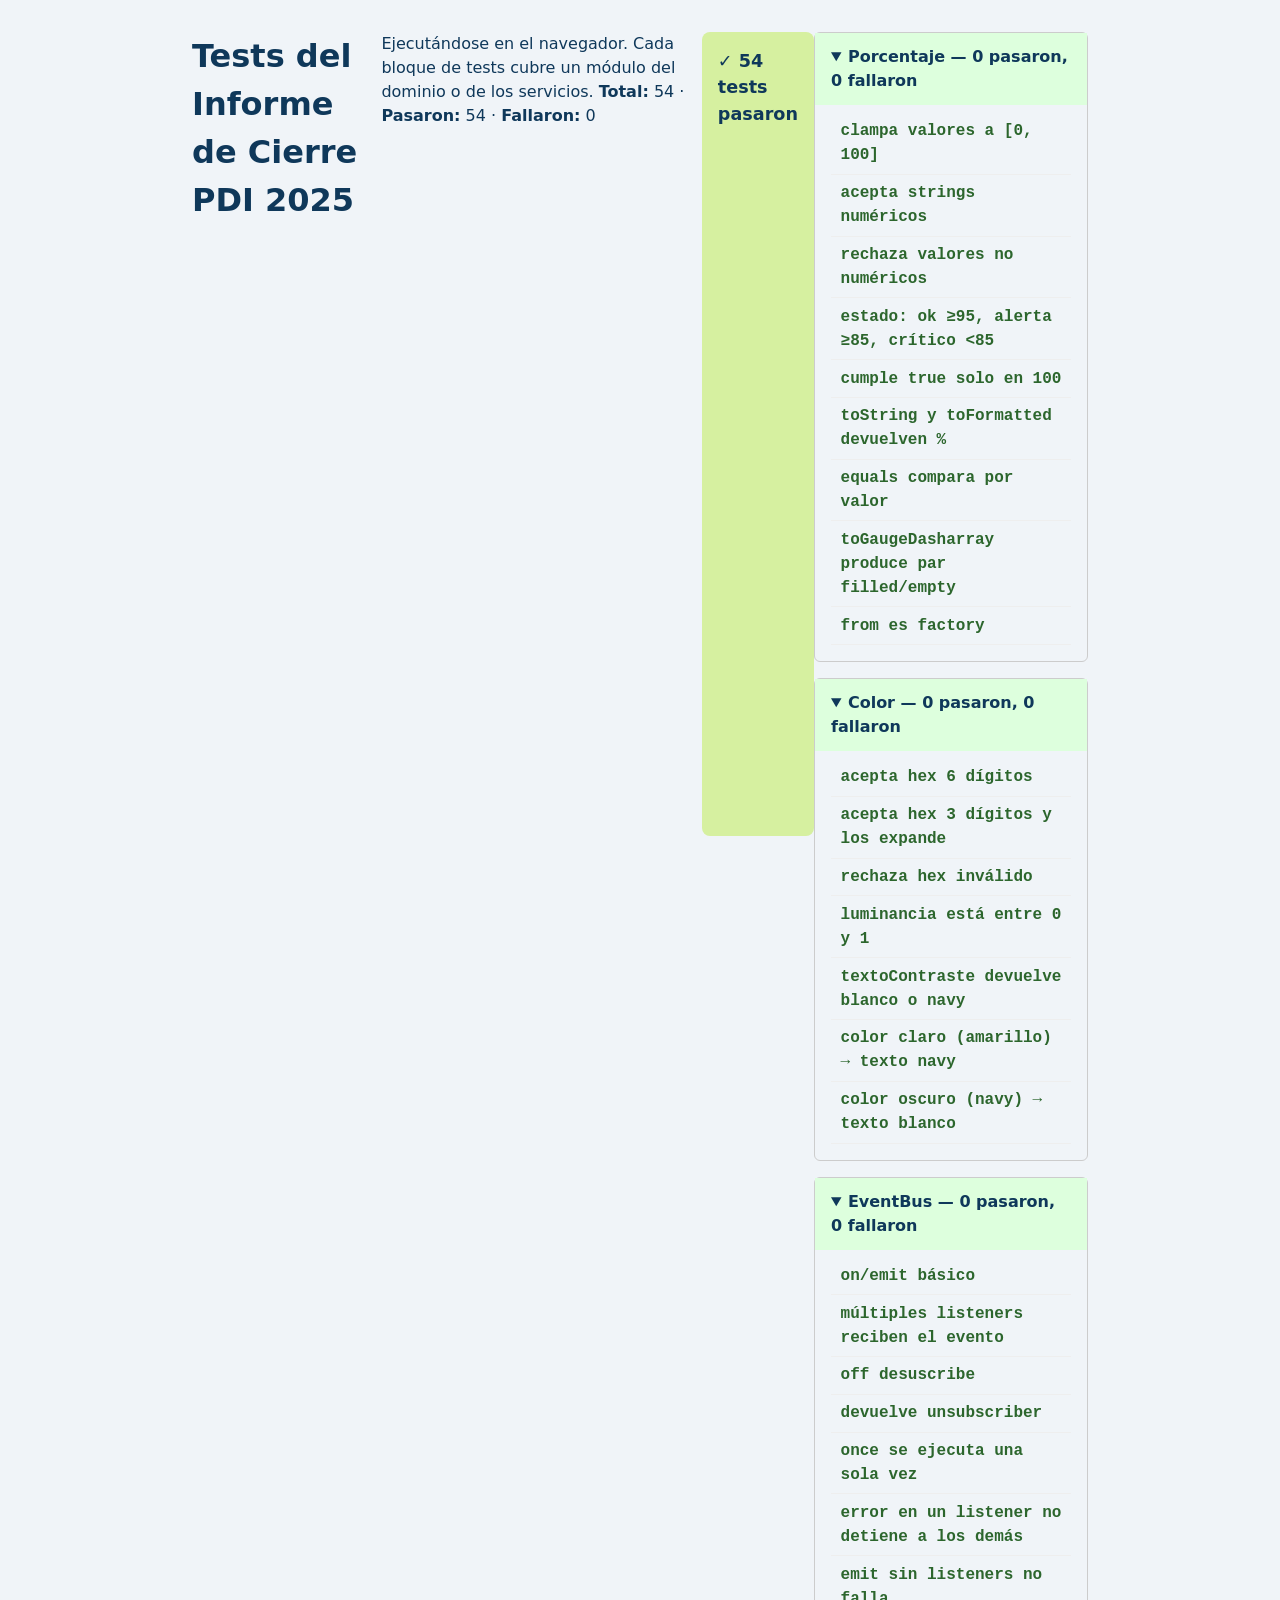
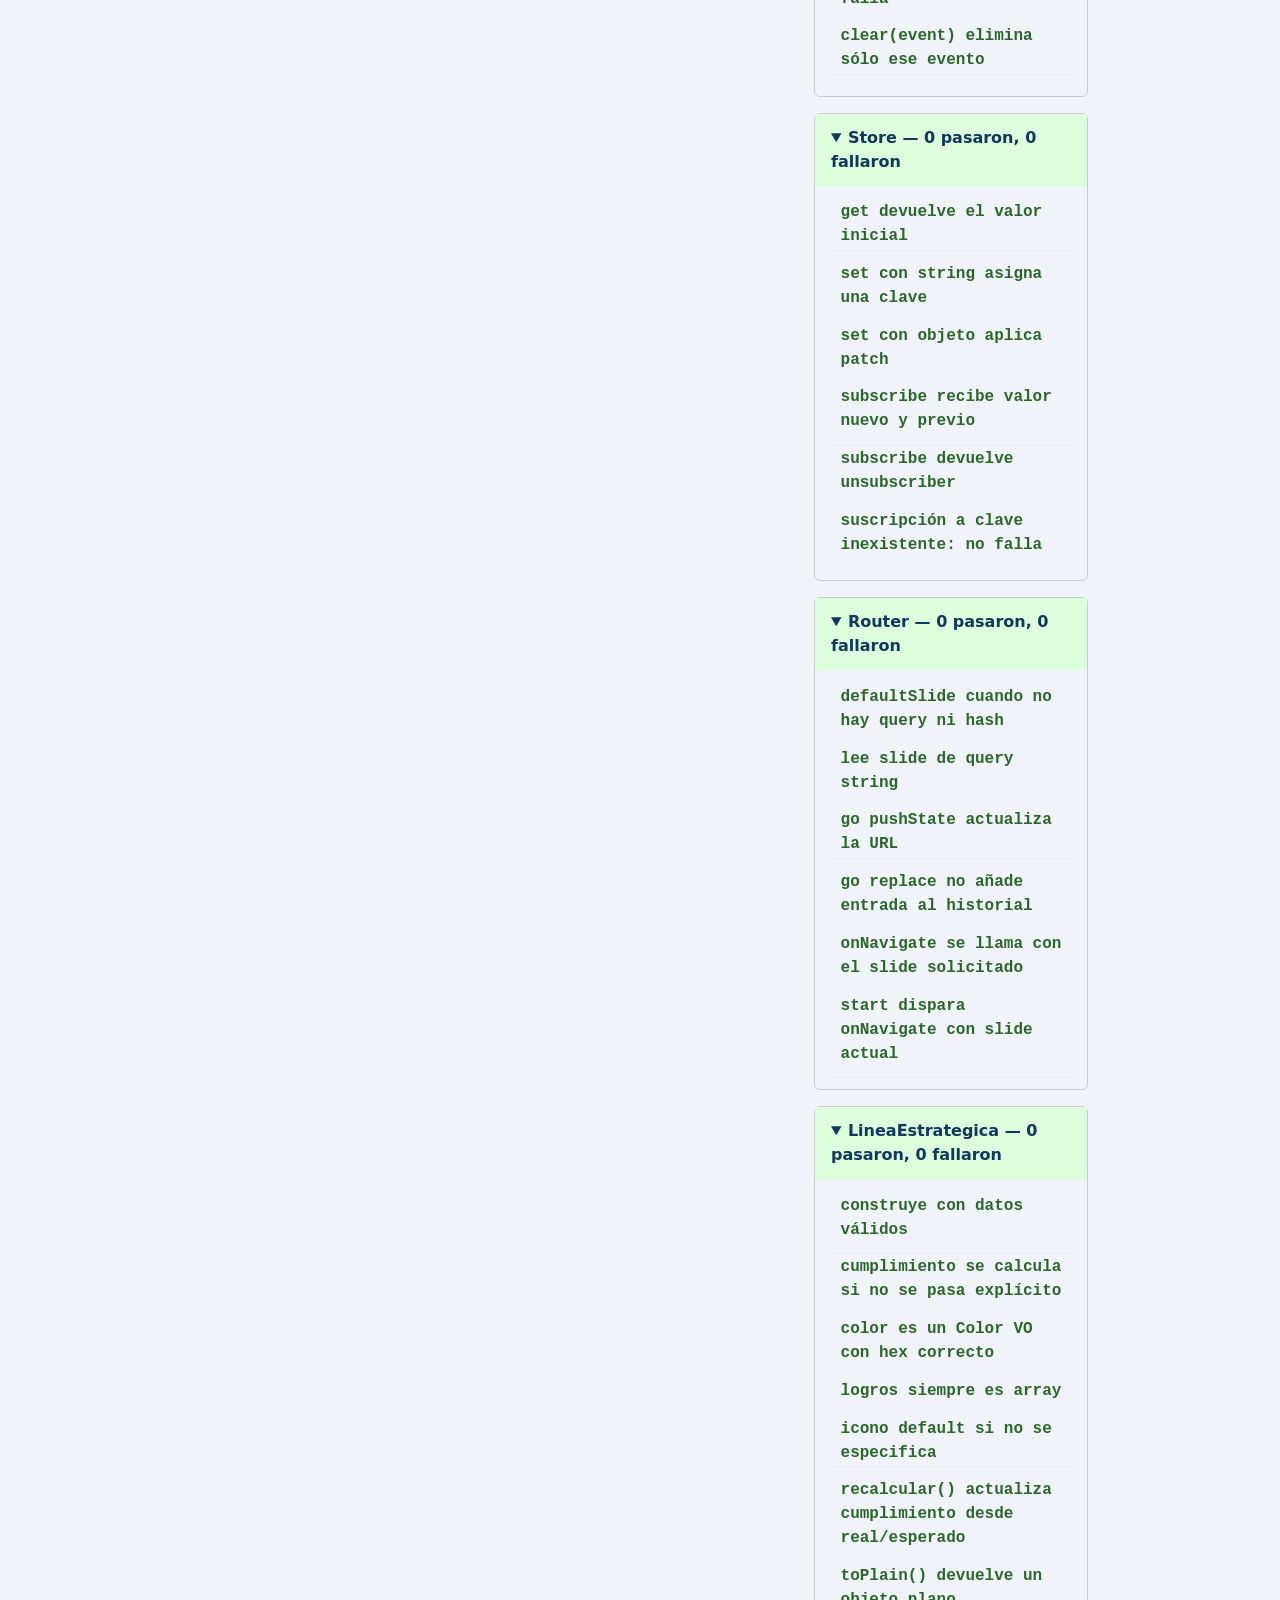
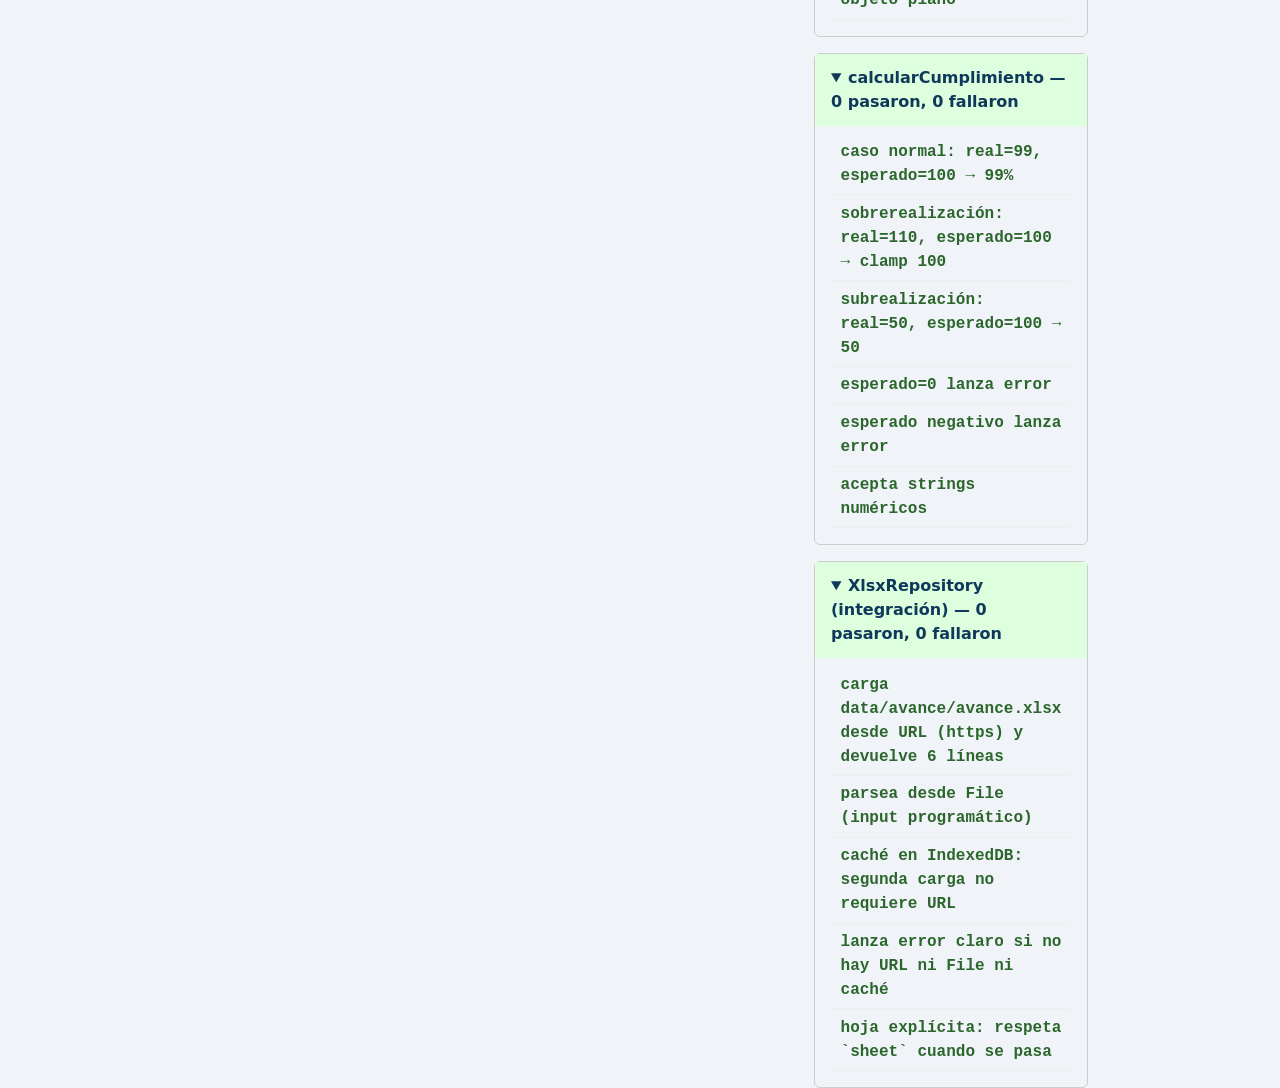
<file: tests/index.html>
<!DOCTYPE html>
<html lang="es">
  <head>
    <meta charset="UTF-8" />
    <meta name="viewport" content="width=device-width, initial-scale=1.0" />
    <title>Tests — PDI 2025</title>
    <link rel="icon" type="image/svg+xml" href="../public/img/brand/favicon.svg" />
    <link rel="stylesheet" href="../app/styles/tokens.css" />
    <link rel="stylesheet" href="../app/styles/base.css" />
    <style>
      body { font-family: Montserrat, system-ui, sans-serif; padding: 2rem; max-width: 960px; margin: 0 auto; }
      h1 { color: #0F385A; }
      .summary { padding: 1rem; border-radius: 8px; margin-bottom: 2rem; font-size: 1.1rem; font-weight: 700; }
      .summary.ok    { background: #d6f0a0; color: #0F385A; }
      .summary.fail  { background: #fbb; color: #EC0677; }
      .summary.run   { background: #cdeefb; color: #0F385A; }
      details { margin-bottom: 1rem; border: 1px solid #ccc; border-radius: 6px; }
      summary { padding: 0.75rem 1rem; background: #f4f7fa; cursor: pointer; font-weight: 600; }
      details.fail > summary { background: #fdd; }
      details.ok   > summary { background: #dfd; }
      ul { margin: 0.5rem 1rem 1rem; padding: 0; list-style: none; }
      li { padding: 0.4rem 0.6rem; border-bottom: 1px solid #eee; font-family: monospace; }
      li.pass { color: #2c662d; }
      li.fail { color: #c00; background: #fee; }
      li .name { font-weight: 600; }
      li pre { margin: 0.3rem 0 0; font-size: 0.85em; color: #555; white-space: pre-wrap; }
    </style>
  </head>
  <body>
    <h1>Tests del Informe de Cierre PDI 2025</h1>
    <p>
      Ejecutándose en el navegador. Cada bloque de tests cubre un módulo del dominio o de los servicios.
      <strong>Total:</strong> <span id="total">…</span> ·
      <strong>Pasaron:</strong> <span id="passed">0</span> ·
      <strong>Fallaron:</strong> <span id="failed">0</span>
    </p>
    <div id="summary" class="summary run">Ejecutando…</div>
    <main id="suites"></main>

    <script defer src="../vendor/xlsx.full.min.js"></script>
    <script type="module" src="./runner.js"></script>
  </body>
</html>
</file>
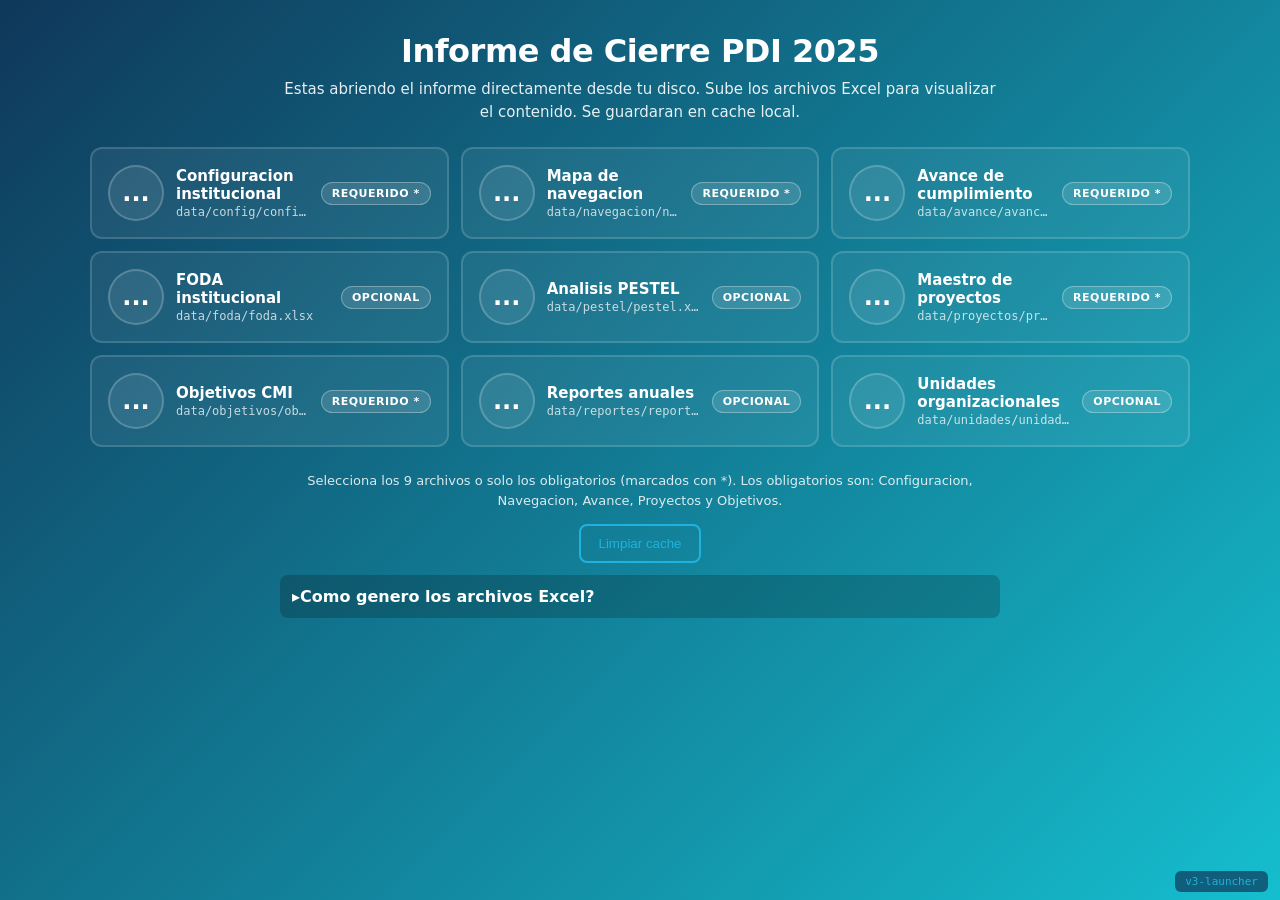
<file: launcher.html>
<!DOCTYPE html>
<html lang="es">
<head>
<meta charset="UTF-8">
<meta name="viewport" content="width=device-width, initial-scale=1.0">
<meta name="description" content="Informe de Cierre PDI 2025 — Launcher file://">
<title>Informe de Cierre PDI 2025 — Launcher</title>
<link rel="icon" type="image/svg+xml" href="./public/img/brand/favicon.svg">
<script defer src="./vendor/xlsx.full.min.js?v=3"></script>
<style>
*,*::before,*::after{box-sizing:border-box}
html,body{margin:0;padding:0;height:100%;font-family:Montserrat,system-ui,-apple-system,sans-serif;background:#0a2540;color:#fff;overflow-x:hidden}
#vstamp{position:fixed;bottom:8px;right:12px;padding:4px 10px;background:#0F385A;color:#1FB2DE;font:11px/1.2 ui-monospace,Consolas,monospace;border-radius:6px;z-index:99999;opacity:.7;pointer-events:none}
.picker{min-height:100vh;padding:32px 20px;background:linear-gradient(135deg,#0F385A 0%,#15BECE 100%);display:flex;flex-direction:column;gap:24px}
.picker__header{text-align:center;max-width:720px;margin:0 auto}
.picker__header h1{font-size:32px;font-weight:900;margin:0 0 8px;letter-spacing:-.5px}
.picker__lead{font-size:15px;opacity:.9;line-height:1.5;margin:0}
.picker__grid{display:grid;grid-template-columns:repeat(auto-fill,minmax(280px,1fr));gap:12px;max-width:1100px;width:100%;margin:0 auto}
.picker__card{background:rgba(255,255,255,.06);border:2px solid rgba(255,255,255,.15);border-radius:12px;display:grid;grid-template-columns:56px 1fr auto;align-items:center;gap:12px;padding:16px;cursor:pointer;transition:background .2s,border-color .2s;color:#fff}
.picker__card:hover{background:rgba(255,255,255,.12);border-color:rgba(255,255,255,.35)}
.picker__card.is-loaded{background:rgba(166,206,56,.12);border-color:rgba(166,206,56,.6)}
.picker__icon{width:56px;height:56px;display:grid;place-items:center;border-radius:50%;font-size:24px;font-weight:900;background:rgba(255,255,255,.08);border:2px solid rgba(255,255,255,.2)}
.picker__icon--ok{background:#A6CE38;color:#0F385A;border-color:#A6CE38}
.picker__icon--pending{background:rgba(255,255,255,.08);color:#fff}
.picker__meta{display:flex;flex-direction:column;gap:2px;min-width:0}
.picker__name{font-weight:700;font-size:15px;line-height:1.2}
.picker__desc{font-size:12px;opacity:.75;font-family:ui-monospace,monospace;overflow:hidden;text-overflow:ellipsis;white-space:nowrap}
.picker__badge{display:inline-block;padding:4px 10px;border-radius:999px;font-size:11px;font-weight:700;text-transform:uppercase;letter-spacing:.5px;white-space:nowrap}
.picker__badge--ok{background:#A6CE38;color:#0F385A}
.picker__badge--pending{background:rgba(255,255,255,.12);color:#fff;border:1px solid rgba(255,255,255,.3)}
.picker__input{position:absolute;width:1px;height:1px;padding:0;margin:-1px;overflow:hidden;clip:rect(0,0,0,0);white-space:nowrap;border:0}
.picker__input:focus-visible+.picker__card{outline:3px solid #1FB2DE;outline-offset:2px}
.picker__footer{color:#fff;max-width:720px;margin:0 auto;text-align:center}
.picker__hint{font-size:13px;opacity:.85;line-height:1.5;margin:0}
.picker__details{margin-top:12px;background:rgba(0,0,0,.2);border-radius:8px;padding:12px;text-align:left}
.picker__details summary{cursor:pointer;font-weight:700;user-select:none;list-style:none}
.picker__details summary::-webkit-details-marker{display:none}
.picker__details summary::before{content:'▸ ';display:inline-block}
.picker__details[open] summary::before{content:'▾ '}
.picker__details p{margin:8px 0 0;font-size:13px;line-height:1.5;opacity:.9}
.picker__details code{background:rgba(255,255,255,.12);padding:1px 6px;border-radius:4px;font-family:ui-monospace,monospace;font-size:.9em}
.picker__btn{appearance:none;border:2px solid #1FB2DE;background:transparent;color:#1FB2DE;font:600 14px/1 inherit;padding:10px 18px;border-radius:8px;cursor:pointer;margin-top:14px}
.picker__btn:hover{background:#1FB2DE;color:#0F385A}
.picker__btn--primary{background:#1FB2DE;color:#0F385A}
.picker__btn--primary:hover{background:#A6CE38;border-color:#A6CE38;color:#0F385A}
#home{display:none;padding:24px 20px;max-width:1100px;margin:0 auto}
.home-header{background:#0F385A;color:#fff;padding:24px;border-radius:12px;margin-bottom:20px;display:flex;align-items:center;gap:20px}
.home-header img{width:64px;height:64px;border-radius:8px;object-fit:contain;background:#fff;padding:6px}
.home-header h1{margin:0;font-size:24px;font-weight:900}
.home-header p{margin:4px 0 0;opacity:.85;font-size:14px}
.kpis{display:grid;grid-template-columns:repeat(auto-fit,minmax(170px,1fr));gap:12px;margin-bottom:24px}
.kpi{background:#fff;border-radius:10px;padding:16px;border-top:4px solid #0F385A;box-shadow:0 2px 8px rgba(0,0,0,.15)}
.kpi__label{font-size:11px;text-transform:uppercase;letter-spacing:.5px;color:#666;margin-bottom:6px}
.kpi__value{font-size:32px;font-weight:900;line-height:1;color:#0F385A}
.kpi__detail{font-size:12px;color:#888;margin-top:6px}
.section-title{font-size:18px;font-weight:800;border-bottom:3px solid #0F385A;padding-bottom:6px;margin:24px 0 12px;color:#fff}
.slides-grid{list-style:none;padding:0;margin:0;display:grid;grid-template-columns:repeat(auto-fill,minmax(220px,1fr));gap:8px}
.slides-grid li{background:rgba(255,255,255,.95);padding:10px 14px;border-radius:8px;border-left:4px solid #0F385A;font-size:13px}
.slides-grid li strong{display:block;color:#0F385A;font-size:14px}
.slides-grid li small{color:#888}
.slides-grid li.is-extra{border-left-color:#15BECE}
</style>
</head>
<body>
<div id="vstamp">v3-launcher</div>
<div id="picker" class="picker"></div>
<main id="home"></main>

<script>
(function(){
'use strict';

var SOURCES = [
  { id:'config',     nombre:'Configuracion institucional', archivo:'data/config/config.xlsx',        hoja:'config',     obligatorio:true,  desc:'Branding, paleta, atajos' },
  { id:'navegacion', nombre:'Mapa de navegacion',           archivo:'data/navegacion/navegacion.xlsx', hoja:'navegacion', obligatorio:true,  desc:'Lista de 27 slides' },
  { id:'avance',     nombre:'Avance de cumplimiento',       archivo:'data/avance/avance.xlsx',         hoja:'avance',     obligatorio:true,  desc:'6 lineas estrategicas' },
  { id:'foda',       nombre:'FODA institucional',           archivo:'data/foda/foda.xlsx',             hoja:'foda',       obligatorio:false, desc:'FODA 2025' },
  { id:'pestel',     nombre:'Analisis PESTEL',              archivo:'data/pestel/pestel.xlsx',         hoja:'pestel',     obligatorio:false, desc:'PESTEL 2025' },
  { id:'proyectos',  nombre:'Maestro de proyectos',         archivo:'data/proyectos/proyectos.xlsx',   hoja:'proyectos',  obligatorio:true,  desc:'Proyectos estrategicos' },
  { id:'objetivos',  nombre:'Objetivos CMI',                archivo:'data/objetivos/objetivos.xlsx',   hoja:'objetivos',  obligatorio:true,  desc:'12 objetivos estrategicos' },
  { id:'reportes',   nombre:'Reportes anuales',             archivo:'data/reportes/reportes.xlsx',     hoja:'historial',  obligatorio:false, desc:'Historico 2022-2024' },
  { id:'unidades',   nombre:'Unidades organizacionales',    archivo:'data/unidades/unidades.xlsx',     hoja:'unidades',   obligatorio:false, desc:'Organigrama' }
];

// ── IndexedDB ────────────────────────────────────────────────
var DB='pdi2025-cache', VER=1, ST='sources';
function idb(){
  return new Promise(function(res,rej){
    var r=indexedDB.open(DB,VER);
    r.onupgradeneeded=function(e){var d=e.target.result;if(!d.objectStoreNames.contains(ST))d.createObjectStore(ST,{keyPath:'key'})};
    r.onsuccess=function(){res(r.result)};
    r.onerror=function(){rej(r.error)};
  });
}
function idbGet(k){return idb().then(function(d){return new Promise(function(res,rej){var t=d.transaction(ST,'readonly');var r=t.objectStore(ST).get(k);r.onsuccess=function(){res(r.result)};r.onerror=function(){rej(r.error)}})})}
function idbSet(e){return idb().then(function(d){return new Promise(function(res,rej){var t=d.transaction(ST,'readwrite');var r=t.objectStore(ST).put(e);r.onsuccess=function(){res()};r.onerror=function(){rej(r.error)}})})}
function idbDel(k){return idb().then(function(d){return new Promise(function(res,rej){var t=d.transaction(ST,'readwrite');var r=t.objectStore(ST).delete(k);r.onsuccess=function(){res()};r.onerror=function(){rej(r.error)}})})}
function idbKeys(){return idb().then(function(d){return new Promise(function(res,rej){var t=d.transaction(ST,'readonly');var r=t.objectStore(ST).getAllKeys();r.onsuccess=function(){res(r.result)};r.onerror=function(){rej(r.error)}})})}

// ── DOM helpers ──────────────────────────────────────────────
function el(tag, attrs, kids){
  var n=document.createElement(tag);
  if(attrs)for(var k in attrs){
    if(k==='class')n.className=attrs[k];
    else if(k==='html')n.innerHTML=attrs[k];
    else if(k==='on'){} // handled below
    else n.setAttribute(k,attrs[k]);
  }
  if(attrs&&attrs.on)for(var ev in attrs.on)n.addEventListener(ev,attrs.on[ev]);
  if(kids)for(var i=0;i<kids.length;i++)if(kids[i])n.appendChild(typeof kids[i]==='string'?document.createTextNode(kids[i]):kids[i]);
  return n;
}

// ── Parse XLSX ───────────────────────────────────────────────
function parseXlsx(file){
  return new Promise(function(resolve,reject){
    if(typeof XLSX==='undefined'){reject(new Error('SheetJS no esta cargado. Verifica vendor/xlsx.full.min.js'));return}
    var reader=new FileReader();
    reader.onload=function(e){
      try{
        var data=new Uint8Array(e.target.result);
        var wb=XLSX.read(data,{type:'array'});
        var src=SOURCES.find(function(s){return file.name.toLowerCase().indexOf(s.id+'.xlsx')>=0})||{id:file.name.replace(/\.xlsx$/i,''),hoja:null};
        var sheetName=src.hoja&&wb.Sheets[src.hoja]?src.hoja:wb.SheetNames[0];
        var rows=XLSX.utils.sheet_to_json(wb.Sheets[sheetName],{defval:''});
        resolve({id:src.id,rows:rows,all:wb});
      }catch(err){reject(err)}
    };
    reader.onerror=function(){reject(reader.error)};
    reader.readAsArrayBuffer(file);
  });
}

// ── FilePicker render ────────────────────────────────────────
function renderPicker(){
  var root=document.getElementById('picker');
  root.innerHTML='';
  var header=el('div',{class:'picker__header'},[
    el('h1',null,['Informe de Cierre PDI 2025']),
    el('p',{class:'picker__lead'},['Estas abriendo el informe directamente desde tu disco. Sube los archivos Excel para visualizar el contenido. Se guardaran en cache local.'])
  ]);
  var grid=el('div',{class:'picker__grid'});

  Promise.all(SOURCES.map(function(s){return idbGet(s.id).then(function(e){return {s:s,cached:!!(e&&e.data)}})}))
    .then(function(rows){
      rows.forEach(function(r){grid.appendChild(cardFor(r.s,r.cached))});
      var requiredMissing=rows.some(function(r){return r.s.obligatorio&&!r.cached});
      var anyLoaded=rows.some(function(r){return r.cached});

      var footer=el('div',{class:'picker__footer'},[
        el('p',{class:'picker__hint'},['Selecciona los 9 archivos o solo los obligatorios (marcados con *). Los obligatorios son: Configuracion, Navegacion, Avance, Proyectos y Objetivos.']),
        el('div',null,[
          el('button',{class:'picker__btn',on:{click:function(){
            if(confirm('Esto borra todos los XLSX guardados en este navegador. Continuar?')){
              Promise.all(SOURCES.map(function(s){return idbDel(s.id)})).then(function(){renderPicker()});
            }
          }}},['Limpiar cache'])
        ]),
        el('details',{class:'picker__details'},[
          el('summary',null,['Como genero los archivos Excel?']),
          el('p',{html:'Ejecuta <code>python scripts/generar_xlsx.py</code> desde la raiz del proyecto, o edita los XLSX en <code>data/&lt;fuente&gt;/</code>.'})
        ])
      ]);
      if(anyLoaded&&!requiredMissing){
        var btn=el('button',{class:'picker__btn picker__btn--primary',on:{click:function(){renderHome()}}},['Ir al informe >>']);
        footer.insertBefore(btn,footer.firstChild.nextSibling);
      }
      root.appendChild(header);
      root.appendChild(grid);
      root.appendChild(footer);
    });

  function cardFor(src,cached){
    var input=el('input',{type:'file',accept:'.xlsx',class:'picker__input','data-src':src.id,'aria-label':'Subir '+src.nombre,
      on:{change:onPick}});
    var icon=el('div',{class:'picker__icon '+(cached?'picker__icon--ok':'picker__icon--pending')},[cached?'OK':'...']);
    var badge=el('span',{class:'picker__badge '+(cached?'picker__badge--ok':'picker__badge--pending')},[cached?'En cache':(src.obligatorio?'Requerido *':'Opcional')]);
    var meta=el('div',{class:'picker__meta'},[
      el('div',{class:'picker__name'},[src.nombre]),
      el('div',{class:'picker__desc'},[src.archivo])
    ]);
    var card=el('label',{class:'picker__card'+(cached?' is-loaded':'')},[icon,meta,badge,input]);
    return card;
  }

  function onPick(e){
    var input=e.target;
    var file=input.files&&input.files[0];
    if(!file)return;
    var card=input.closest('.picker__card');
    var iconEl=card.querySelector('.picker__icon');
    iconEl.textContent='...';
    parseXlsx(file).then(function(parsed){
      return idbSet({key:parsed.id,data:parsed.rows,ts:Date.now()});
    }).then(function(){
      renderPicker();
    }).catch(function(err){
      alert('Error: '+err.message);
      renderPicker();
    });
  }
}

// ── Home render ──────────────────────────────────────────────
function renderHome(){
  var main=document.getElementById('home');
  document.getElementById('picker').style.display='none';
  main.style.display='block';
  Promise.all(SOURCES.map(function(s){return idbGet(s.id).then(function(e){return {s:s,data:e?e.data:null}})}))
    .then(function(all){
      var byId={};
      all.forEach(function(x){byId[x.s.id]=x.data});
      paintHome(byId,all);
    });
}

function paintHome(byId,all){
  var main=document.getElementById('home');
  var cfg=byId.config||[];
  var nav=byId.navegacion||[];
  var av=byId.avance||[];
  var cfgMap={};
  cfg.forEach(function(r){cfgMap[r.clave]=r.valor});

  var html='<div class="home-header">';
  html+='<img src="./public/img/brand/logo-poli.jpg" alt="Poli" onerror="this.style.display=\'none\'">';
  html+='<div><h1>'+(cfgMap.nombre||'Informe de Cierre PDI 2025')+'</h1>';
  html+='<p>'+(cfgMap.subtitulo||'Planeacion y Gestion Institucional')+' &middot; v'+(cfgMap.versionInforme||'1.0.0')+'</p></div></div>';

  if(av.length){
    html+='<h2 class="section-title">Avance por linea estrategica</h2>';
    html+='<div class="kpis">';
    av.forEach(function(a){
      html+='<div class="kpi" style="border-top-color:'+(a.color||'#0F385A')+'">';
      html+='<div class="kpi__label">'+a.nombre+'</div>';
      html+='<div class="kpi__value" style="color:'+(a.color||'#0F385A')+'">'+a.cumplimiento+'%</div>';
      html+='<div class="kpi__detail">'+a.retos+' retos &middot; '+a.areas+' areas</div>';
      html+='</div>';
    });
    html+='</div>';
  }

  if(nav.length){
    html+='<h2 class="section-title">Slides del informe ('+nav.length+')</h2>';
    html+='<ul class="slides-grid">';
    nav.forEach(function(s){
      var extra=!s.layout||['home','linea','logro'].indexOf(s.layout)<0;
      html+='<li class="'+(extra?'is-extra':'')+'">';
      html+='<strong>'+s.titulo+'</strong>';
      html+='<small>'+s.layout+(s.lineaId?' · '+s.lineaId:'')+(s.colorHeader?' · <span style="display:inline-block;width:10px;height:10px;background:'+s.colorHeader+';border-radius:50%;vertical-align:middle"></span>':'')+'</small>';
      html+='</li>';
    });
    html+='</ul>';
  }

  // Missing files notice
  var missing=all.filter(function(x){return x.s.obligatorio&&!x.data});
  if(missing.length){
    html+='<div style="margin-top:20px;padding:14px;background:rgba(236,6,119,.15);border:1px solid #EC0677;border-radius:8px;color:#fff">';
    html+='<strong>Faltan archivos obligatorios:</strong> ';
    html+=missing.map(function(x){return x.s.nombre}).join(', ');
    html+='. <a href="#" id="back-link" style="color:#1FB2DE;text-decoration:underline">Volver al cargador</a>.';
    html+='</div>';
  }

  // Volver
  html+='<div style="margin-top:24px;text-align:center">';
  html+='<button id="back-btn" class="picker__btn">Volver al cargador</button>';
  html+='<a href="./tests/index.html" class="picker__btn" style="margin-left:8px">Ejecutar tests</a>';
  html+='<a href="./serve.bat" class="picker__btn" style="margin-left:8px">Descargar serve.bat</a>';
  html+='</div>';

  main.innerHTML=html;
  var back=document.getElementById('back-btn');
  if(back)back.onclick=function(){
    document.getElementById('home').style.display='none';
    document.getElementById('picker').style.display='block';
    renderPicker();
  };
  var bl=document.getElementById('back-link');
  if(bl)bl.onclick=function(e){e.preventDefault();document.getElementById('back-btn').click()};
}

// ── Boot ─────────────────────────────────────────────────────
function boot(){
  if(typeof XLSX==='undefined'){
    var wait=0;
    var iv=setInterval(function(){
      if(typeof XLSX!=='undefined'||wait>50){clearInterval(iv);if(typeof XLSX==='undefined'){document.getElementById('picker').innerHTML='<div style="padding:20px;color:#fff">Error: SheetJS no cargo. Verifica que <code>vendor/xlsx.full.min.js</code> exista.</div>'}else{renderPicker()}}
      wait++;
    },50);
  } else {
    renderPicker();
  }
}
if(document.readyState==='loading')document.addEventListener('DOMContentLoaded',boot);
else boot();
})();
</script>
</body>
</html>
</file>
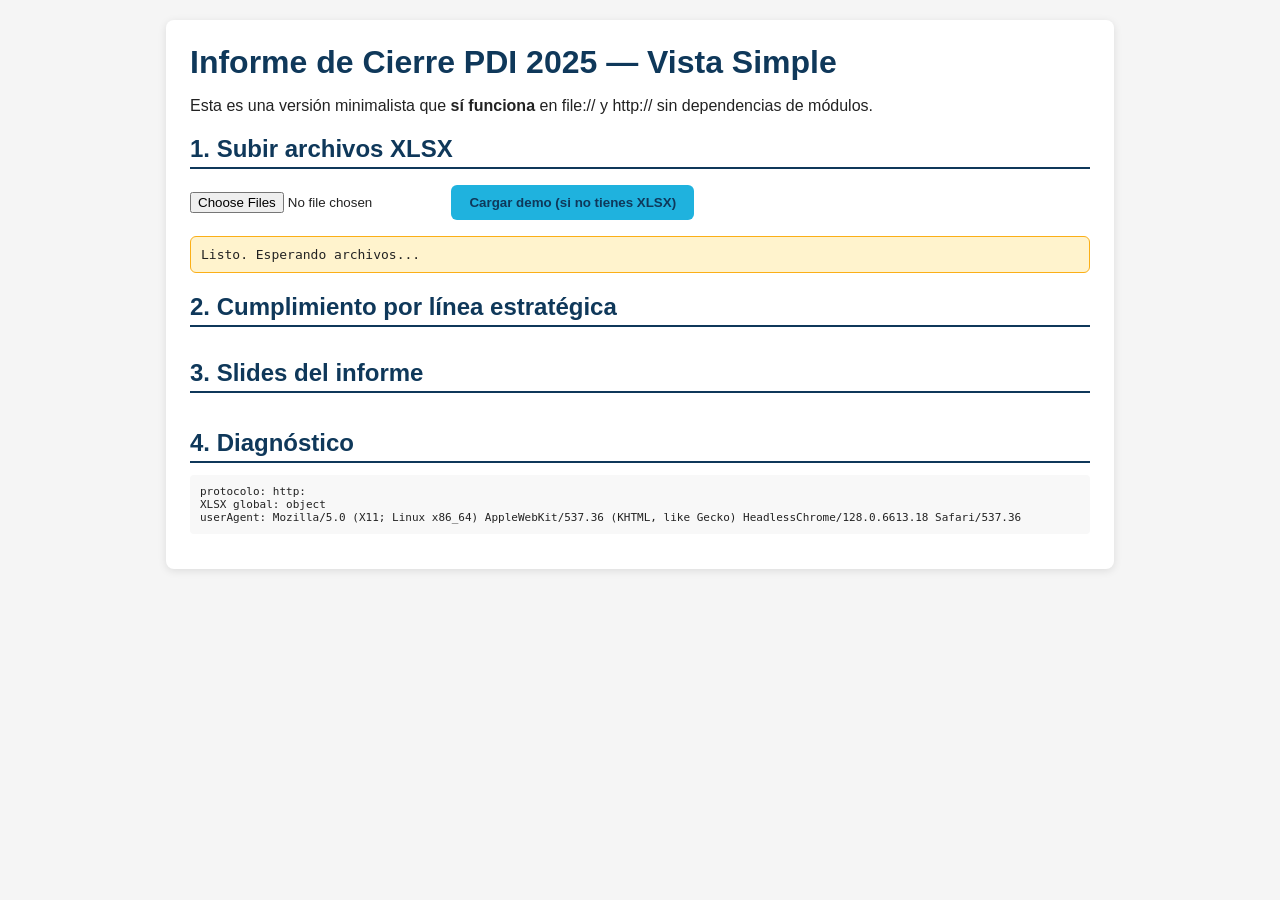
<file: simple.html>
<!DOCTYPE html>
<html lang="es">
<head>
<meta charset="UTF-8">
<meta name="viewport" content="width=device-width, initial-scale=1.0">
<title>PDI 2025 — Simple</title>
<script src="./vendor/xlsx.full.min.js"></script>
<style>
body{font-family:Arial,sans-serif;margin:0;padding:20px;background:#f5f5f5;color:#222}
.box{max-width:900px;margin:0 auto;background:#fff;padding:24px;border-radius:8px;box-shadow:0 2px 8px rgba(0,0,0,.1)}
h1{color:#0F385A;margin:0 0 8px}
h2{color:#0F385A;border-bottom:2px solid #0F385A;padding-bottom:4px;margin:20px 0 12px}
#status{padding:10px;background:#fff3cd;border:1px solid #fbaF17;border-radius:6px;margin:12px 0;font-family:monospace;font-size:13px;white-space:pre-wrap;max-height:200px;overflow:auto}
#kpis{display:grid;grid-template-columns:repeat(auto-fit,minmax(140px,1fr));gap:10px;margin:12px 0}
.kpi{padding:12px;border:2px solid #0F385A;border-radius:6px;background:#fff}
.kpi__label{font-size:10px;text-transform:uppercase;color:#666}
.kpi__value{font-size:24px;font-weight:bold;color:#0F385A}
.kpi__detail{font-size:11px;color:#888;margin-top:4px}
.btn{display:inline-block;padding:10px 18px;background:#1FB2DE;color:#0F385A;border:none;border-radius:6px;cursor:pointer;font-weight:bold;margin:4px}
.btn:hover{background:#A6CE38}
ul#slides{list-style:none;padding:0;display:grid;grid-template-columns:repeat(auto-fill,minmax(200px,1fr));gap:6px}
ul#slides li{padding:6px 10px;background:#f0f0f0;border-left:4px solid #0F385A;font-size:12px}
code{background:#f0f0f0;padding:1px 5px;border-radius:3px;font-family:Consolas,monospace}
</style>
</head>
<body>
<div class="box">
<h1>Informe de Cierre PDI 2025 — Vista Simple</h1>
<p>Esta es una versión minimalista que <strong>sí funciona</strong> en file:// y http:// sin dependencias de módulos.</p>

<h2>1. Subir archivos XLSX</h2>
<input type="file" id="fileInput" multiple accept=".xlsx">
<button class="btn" id="loadDemo">Cargar demo (si no tienes XLSX)</button>
<div id="status">Listo. Esperando archivos...</div>

<h2>2. Cumplimiento por línea estratégica</h2>
<div id="kpis"></div>

<h2>3. Slides del informe</h2>
<ul id="slides"></ul>

<h2>4. Diagnóstico</h2>
<pre id="diag" style="background:#f8f8f8;padding:10px;border-radius:4px;font-size:11px;overflow:auto">protocolo: <span id="diagProto"></span>
XLSX global: <span id="diagXlsx"></span>
userAgent: <span id="diagUA"></span></pre>
</div>

<script>
document.getElementById('diagProto').textContent = location.protocol;
document.getElementById('diagXlsx').textContent = typeof XLSX;
document.getElementById('diagUA').textContent = navigator.userAgent;

var SOURCES = {
  'config':     { hoja: 'config',     label: 'Configuracion' },
  'navegacion': { hoja: 'navegacion', label: 'Navegacion' },
  'avance':     { hoja: 'avance',     label: 'Avance' },
  'foda':       { hoja: 'foda',       label: 'FODA' },
  'pestel':     { hoja: 'pestel',     label: 'PESTEL' },
  'proyectos':  { hoja: 'proyectos',  label: 'Proyectos' },
  'objetivos':  { hoja: 'objetivos',  label: 'Objetivos CMI' },
  'reportes':   { hoja: 'historial',  label: 'Reportes' },
  'unidades':   { hoja: 'unidades',   label: 'Unidades' }
};

var data = {};
var log = [];
function logMsg(msg) {
  log.push(msg);
  document.getElementById('status').textContent = log.join('\n');
  console.log(msg);
}

document.getElementById('fileInput').addEventListener('change', function(e) {
  var files = Array.from(e.target.files);
  logMsg('Seleccionados ' + files.length + ' archivo(s)');
  var pending = files.length;
  files.forEach(function(file) {
    var reader = new FileReader();
    reader.onload = function(ev) {
      try {
        var bytes = new Uint8Array(ev.target.result);
        var wb = XLSX.read(bytes, { type: 'array' });
        // Detectar id por nombre
        var id = null;
        for (var k in SOURCES) {
          if (file.name.toLowerCase().indexOf(k + '.xlsx') >= 0) { id = k; break; }
        }
        if (!id) {
          logMsg('  ' + file.name + ' -> id no reconocido, saltando');
        } else {
          var src = SOURCES[id];
          var sheetName = wb.Sheets[src.hoja] ? src.hoja : wb.SheetNames[0];
          var rows = XLSX.utils.sheet_to_json(wb.Sheets[sheetName], { defval: '' });
          data[id] = rows;
          logMsg('  ' + file.name + ' -> ' + id + ' (' + rows.length + ' filas, hoja "' + sheetName + '")');
        }
      } catch (err) {
        logMsg('  ' + file.name + ' -> ERROR: ' + err.message);
      }
      pending--;
      if (pending === 0) renderAll();
    };
    reader.onerror = function() { logMsg('  ' + file.name + ' -> error de lectura'); pending--; if (pending === 0) renderAll(); };
    reader.readAsArrayBuffer(file);
  });
});

document.getElementById('loadDemo').addEventListener('click', function() {
  data.config = [
    { clave: 'nombre', valor: 'Informe de Cierre PDI 2025 (demo)' },
    { clave: 'subtitulo', valor: 'Planeacion y Gestion Institucional' },
    { clave: 'versionInforme', valor: 'demo' }
  ];
  data.avance = [
    { nombre: 'Calidad', color: '#EC0677', cumplimiento: 99, retos: 103, areas: 45 },
    { nombre: 'Educacion', color: '#0F385A', cumplimiento: 95, retos: 18, areas: 14 },
    { nombre: 'Expansion', color: '#FBAF17', cumplimiento: 95, retos: 40, areas: 23 },
    { nombre: 'Experiencia', color: '#1FB2DE', cumplimiento: 99, retos: 108, areas: 55 },
    { nombre: 'Transformacion', color: '#15BECE', cumplimiento: 86, retos: 63, areas: 35 },
    { nombre: 'Sostenibilidad', color: '#A6CE38', cumplimiento: 89, retos: 42, areas: 29 }
  ];
  data.navegacion = [
    { id: 'home', titulo: 'Inicio', layout: 'home', colorHeader: '#0F385A' },
    { id: 'avances', titulo: 'Avance General', layout: 'avances' },
    { id: 'cal-avance', titulo: 'Calidad', layout: 'linea', lineaId: 'calidad', colorHeader: '#EC0677' },
    { id: 'edu-avance', titulo: 'Educacion', layout: 'linea', lineaId: 'educacion', colorHeader: '#0F385A' },
    { id: 'foda', titulo: 'FODA', layout: 'foda' },
    { id: 'pestel', titulo: 'PESTEL', layout: 'pestel' }
  ];
  logMsg('Datos demo cargados. Sube XLSX reales para reemplazarlos.');
  renderAll();
});

function renderAll() {
  // KPIs
  var kpis = document.getElementById('kpis');
  kpis.innerHTML = '';
  if (data.avance && data.avance.length) {
    data.avance.forEach(function(a) {
      var div = document.createElement('div');
      div.className = 'kpi';
      div.style.borderColor = a.color || '#0F385A';
      div.innerHTML = '<div class="kpi__label">' + (a.nombre || a.id) + '</div>' +
        '<div class="kpi__value" style="color:' + (a.color || '#0F385A') + '">' + (a.cumplimiento || 0) + '%</div>' +
        '<div class="kpi__detail">' + (a.retos || 0) + ' retos &middot; ' + (a.areas || 0) + ' areas</div>';
      kpis.appendChild(div);
    });
  } else {
    kpis.innerHTML = '<p style="color:#888">Sube <code>avance.xlsx</code> para ver KPIs.</p>';
  }
  // Slides
  var ul = document.getElementById('slides');
  ul.innerHTML = '';
  if (data.navegacion && data.navegacion.length) {
    data.navegacion.forEach(function(s) {
      var li = document.createElement('li');
      if (s.colorHeader) li.style.borderLeftColor = s.colorHeader;
      li.innerHTML = '<strong>' + s.titulo + '</strong><br><small>' + s.layout + (s.lineaId ? ' · ' + s.lineaId : '') + '</small>';
      ul.appendChild(li);
    });
  } else {
    ul.innerHTML = '<li>Sube <code>navegacion.xlsx</code> para ver slides.</li>';
  }
  logMsg('Renderizado. Datos cargados: ' + Object.keys(data).join(', '));
}

// Auto-load from cache if available
if (typeof indexedDB !== 'undefined') {
  var req = indexedDB.open('pdi2025-cache', 1);
  req.onsuccess = function() {
    var db = req.result;
    if (!db.objectStoreNames.contains('sources')) return;
    var tx = db.transaction('sources', 'readonly');
    var all = tx.objectStore('sources').getAll();
    all.onsuccess = function() {
      if (all.result && all.result.length) {
        all.result.forEach(function(e) { data[e.key] = e.data; });
        logMsg('Cargados ' + all.result.length + ' archivos desde cache IDB.');
        renderAll();
      }
    };
  };
}
</script>
</body>
</html>
</file>
<file: app/styles/tokens.css>
/* ==========================================================================
   tokens.css — Variables de diseño
   ==========================================================================
   Fuente única de verdad para colores, espaciado, tipografía, sombras.
   El contenido se sincroniza con /data/config.json (cargado por JS al inicio).
   ========================================================================== */

:root {
  /* Colores institucionales (sincronizados con /data/config.json) */
  --color-navy: #0F385A;
  --color-cyan: #1FB2DE;
  --color-pink: #EC0677;
  --color-green: #A6CE38;
  --color-yellow: #FBAF17;
  --color-teal: #15BECE;

  /* Escala de grises */
  --color-bg: #f0f4f8;
  --color-surface: #ffffff;
  --color-text: #0F385A;
  --color-text-muted: #4a5a6e;
  --color-text-inverse: #ffffff;
  --color-border: #d6dde5;
  --color-border-strong: #b0b9c4;

  /* Semánticos */
  --color-success: var(--color-green);
  --color-warning: var(--color-yellow);
  --color-danger: var(--color-pink);
  --color-info: var(--color-cyan);

  /* Tipografía */
  --font-sans: 'Montserrat', system-ui, -apple-system, 'Segoe UI', Roboto, sans-serif;
  --fw-regular: 400;
  --fw-semibold: 600;
  --fw-bold: 700;
  --fw-extrabold: 800;
  --fw-black: 900;

  /* Escala tipográfica fluida (clamp) */
  --fs-xs:  clamp(9px,  0.7vw,  11px);
  --fs-sm:  clamp(10px, 0.85vw, 13px);
  --fs-md:  clamp(12px, 1vw,    15px);
  --fs-lg:  clamp(14px, 1.3vw,  18px);
  --fs-xl:  clamp(18px, 1.8vw,  24px);
  --fs-2xl: clamp(22px, 2.5vw,  34px);
  --fs-3xl: clamp(28px, 3.5vw,  48px);

  /* Espaciado (escala 4 + 8) */
  --space-1: 4px;
  --space-2: 8px;
  --space-3: 12px;
  --space-4: 16px;
  --space-5: 24px;
  --space-6: 32px;
  --space-7: 48px;
  --space-8: 64px;

  /* Radios */
  --radius-sm: 6px;
  --radius-md: 10px;
  --radius-lg: 14px;
  --radius-xl: 20px;
  --radius-pill: 999px;

  /* Sombras */
  --shadow-sm: 0 1px 2px rgba(15, 56, 90, 0.08);
  --shadow-md: 0 3px 14px rgba(0, 0, 0, 0.12);
  --shadow-lg: 0 8px 24px rgba(0, 0, 0, 0.22);
  --shadow-xl: 0 14px 40px rgba(0, 0, 0, 0.3);

  /* Layout */
  --sidebar-width: 56px;
  --header-height: clamp(48px, 6vh, 72px);
  --slide-aspect: 16 / 9;
  --content-max: min(100vw, calc(100vh * 16 / 9));

  /* Animaciones */
  --ease-out: cubic-bezier(0.2, 0.7, 0.2, 1);
  --ease-in-out: cubic-bezier(0.4, 0, 0.2, 1);
  --dur-fast: 150ms;
  --dur-base: 250ms;
  --dur-slow: 400ms;
}

@media (prefers-reduced-motion: reduce) {
  :root {
    --dur-fast: 0ms;
    --dur-base: 0ms;
    --dur-slow: 0ms;
  }
}
</file>
<file: app/styles/base.css>
/* ==========================================================================
   base.css — Reset + elementos base + accesibilidad
   ========================================================================== */

*,
*::before,
*::after {
  margin: 0;
  padding: 0;
  box-sizing: border-box;
}

html {
  font-size: 16px;
  -webkit-text-size-adjust: 100%;
}

body {
  background: var(--color-bg);
  color: var(--color-text);
  font-family: var(--font-sans);
  font-weight: var(--fw-regular);
  line-height: 1.5;
  overflow: hidden;
  height: 100vh;
  display: flex;
  min-height: 0;
}

img, svg {
  display: block;
  max-width: 100%;
}

button {
  font: inherit;
  color: inherit;
  background: none;
  border: none;
  cursor: pointer;
}

a {
  color: var(--color-cyan);
  text-decoration: none;
}

a:hover { text-decoration: underline; }

/* Foco visible para teclado (a11y WCAG 2.4.7) */
:focus-visible {
  outline: 3px solid var(--color-cyan);
  outline-offset: 2px;
  border-radius: 4px;
}

/* Skip link */
.visually-hidden,
.skip-link:not(:focus) {
  position: absolute !important;
  width: 1px; height: 1px;
  padding: 0; margin: -1px;
  overflow: hidden; clip: rect(0,0,0,0);
  white-space: nowrap; border: 0;
}

/* Scrollbar estilizado */
::-webkit-scrollbar { width: 6px; height: 6px; }
::-webkit-scrollbar-track { background: transparent; }
::-webkit-scrollbar-thumb {
  background: rgba(15, 56, 90, 0.3);
  border-radius: 4px;
}
::-webkit-scrollbar-thumb:hover {
  background: rgba(15, 56, 90, 0.5);
}

/* Slide container */
main#main {
  flex: 1;
  display: flex;
  align-items: center;
  justify-content: center;
  position: relative;
  overflow: hidden;
  min-width: 0;
}

.slide-frame {
  width: var(--content-max);
  height: 100vh;
  max-height: 100vh;
  position: relative;
  overflow: hidden;
  background: var(--color-surface);
}

@media (max-aspect-ratio: 16/9) {
  .slide-frame {
    width: 100vw;
  }
}

@media (max-width: 768px) {
  body { flex-direction: column; }
}

/* Animación de entrada de slide */
@keyframes slide-in {
  from { opacity: 0; transform: scale(0.97); }
  to   { opacity: 1; transform: scale(1); }
}

.slide-enter {
  animation: slide-in var(--dur-base) var(--ease-out);
}

@media (prefers-reduced-motion: reduce) {
  .slide-enter { animation: none; }
}

/* Utilidades */
.text-center { text-align: center; }
.text-uppercase { text-transform: uppercase; letter-spacing: 0.5px; }
.visually-hidden-global { position: absolute; left: -10000px; }
</file>
